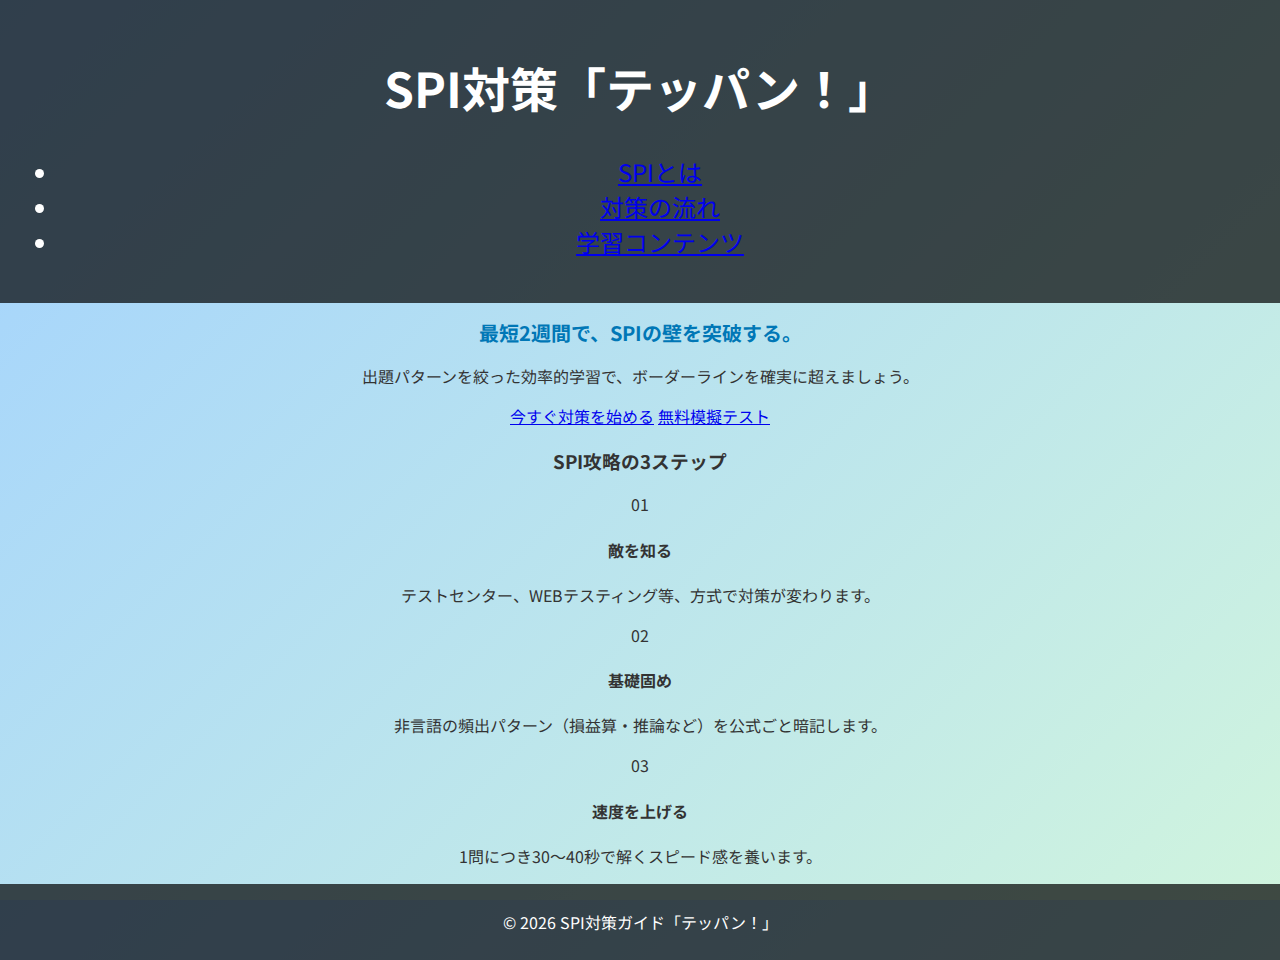
<file: index.html>
<!DOCTYPE html>
<html lang="ja">
<head>
    <meta charset="UTF-8">
    <meta name="viewport" content="width=device-width, initial-scale=1.0">
    <title>SPI対策ガイド「テッパン！」| 最短2週間で突破</title>
    <link rel="stylesheet" href="style.css">
</head>
<body>

    <header>
        <div class="container">
            <h1 class="logo">SPI対策「テッパン！」</h1>
            <nav>
                <ul>
                    <li><a href="about.html">SPIとは</a></li>
                    <li><a href="steps.html">対策の流れ</a></li>
                    <li><a href="#contents">学習コンテンツ</a></li>
                </ul>
            </nav>
        </div>
    </header>

    <section class="hero">
        <div class="container">
            <h2>最短2週間で、SPIの壁を突破する。</h2>
            <p>出題パターンを絞った効率的学習で、ボーダーラインを確実に超えましょう。</p>
            <div class="cta-buttons">
                <a href="#" class="btn btn-primary">今すぐ対策を始める</a>
                <a href="#" class="btn btn-secondary">無料模擬テスト</a>
            </div>
        </div>
    </section>

    <section id="steps" class="steps">
        <div class="container">
            <h3 class="section-title">SPI攻略の3ステップ</h3>
            <div class="step-grid">
                <div class="step-card">
                    <span class="step-num">01</span>
                    <h4>敵を知る</h4>
                    <p>テストセンター、WEBテスティング等、方式で対策が変わります。</p>
                </div>
                <div class="step-card">
                    <span class="step-num">02</span>
                    <h4>基礎固め</h4>
                    <p>非言語の頻出パターン（損益算・推論など）を公式ごと暗記します。</p>
                </div>
                <div class="step-card">
                    <span class="step-num">03</span>
                    <h4>速度を上げる</h4>
                    <p>1問につき30〜40秒で解くスピード感を養います。</p>
                </div>
            </div>
        </div>
    </section>

    <footer>
        <div class="container">
            <p>&copy; 2026 SPI対策ガイド「テッパン！」</p>
        </div>
    </footer>

</body>
</html>
</file>
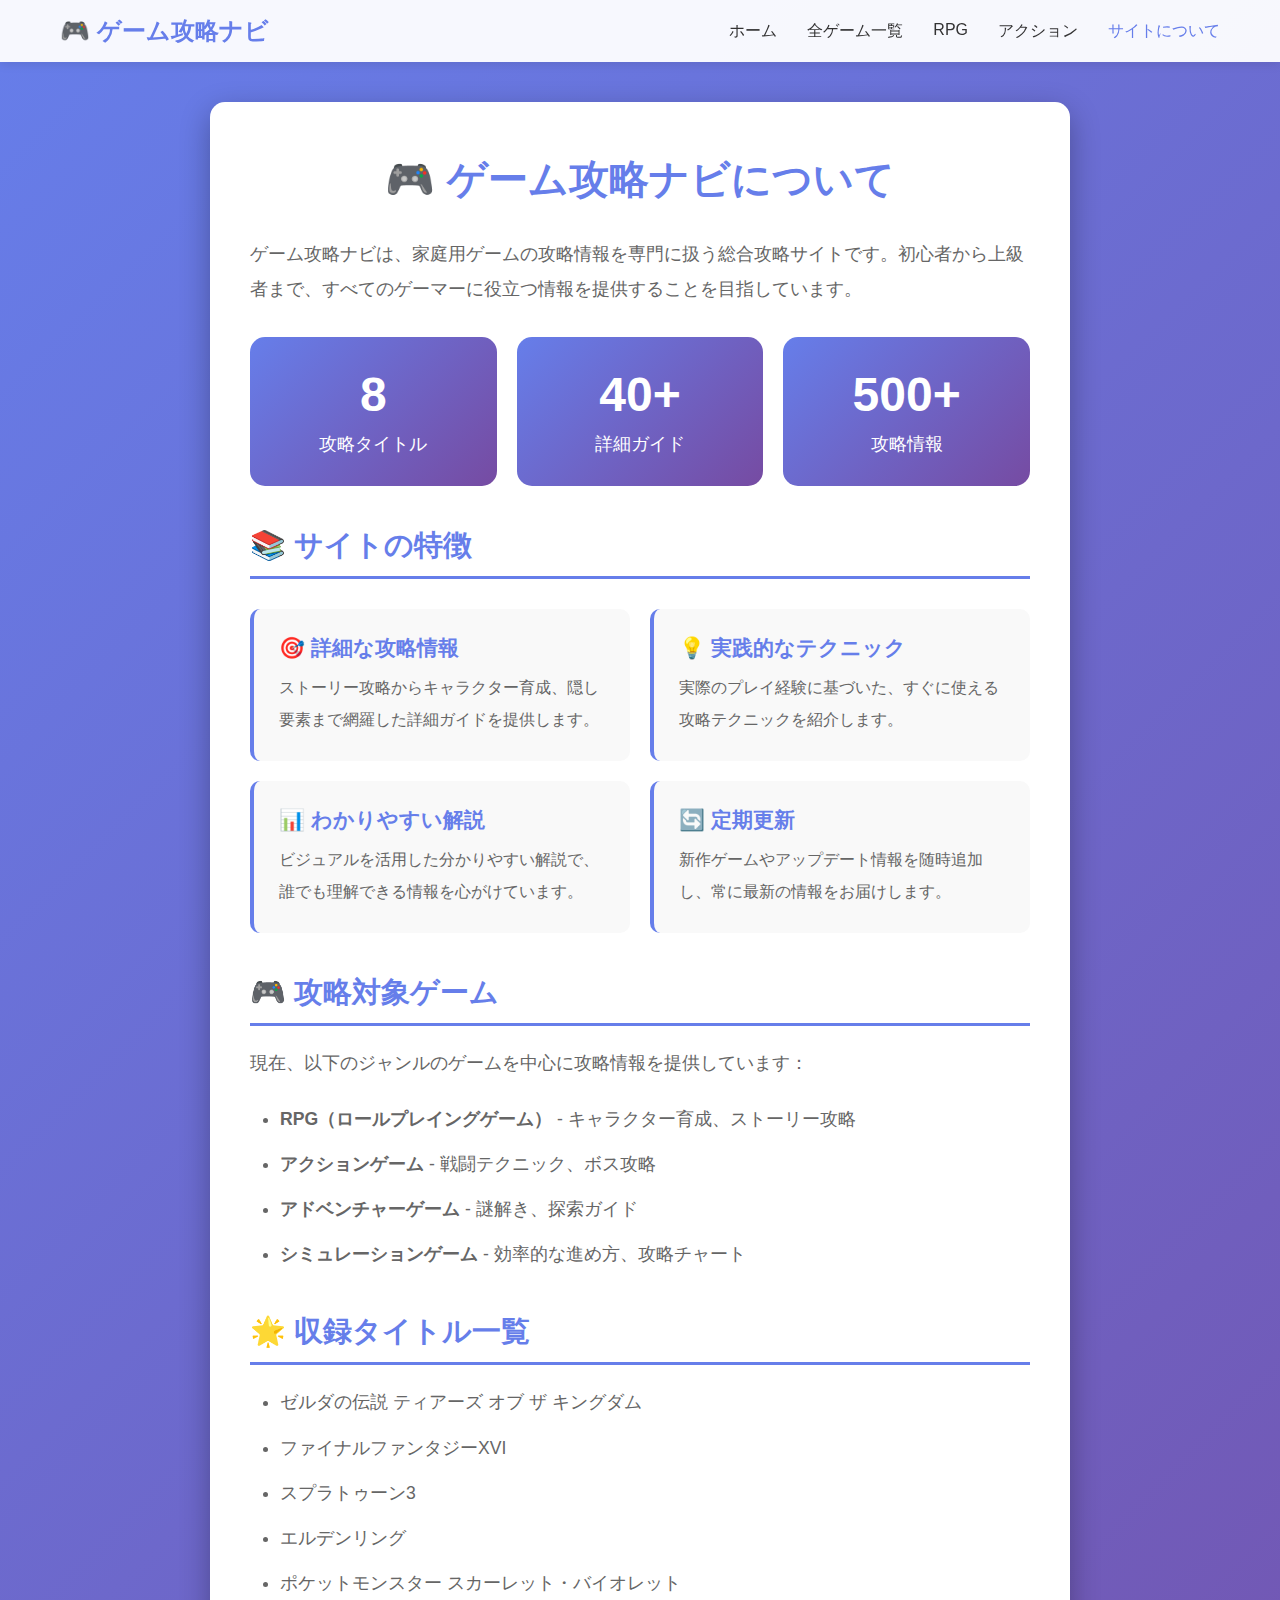
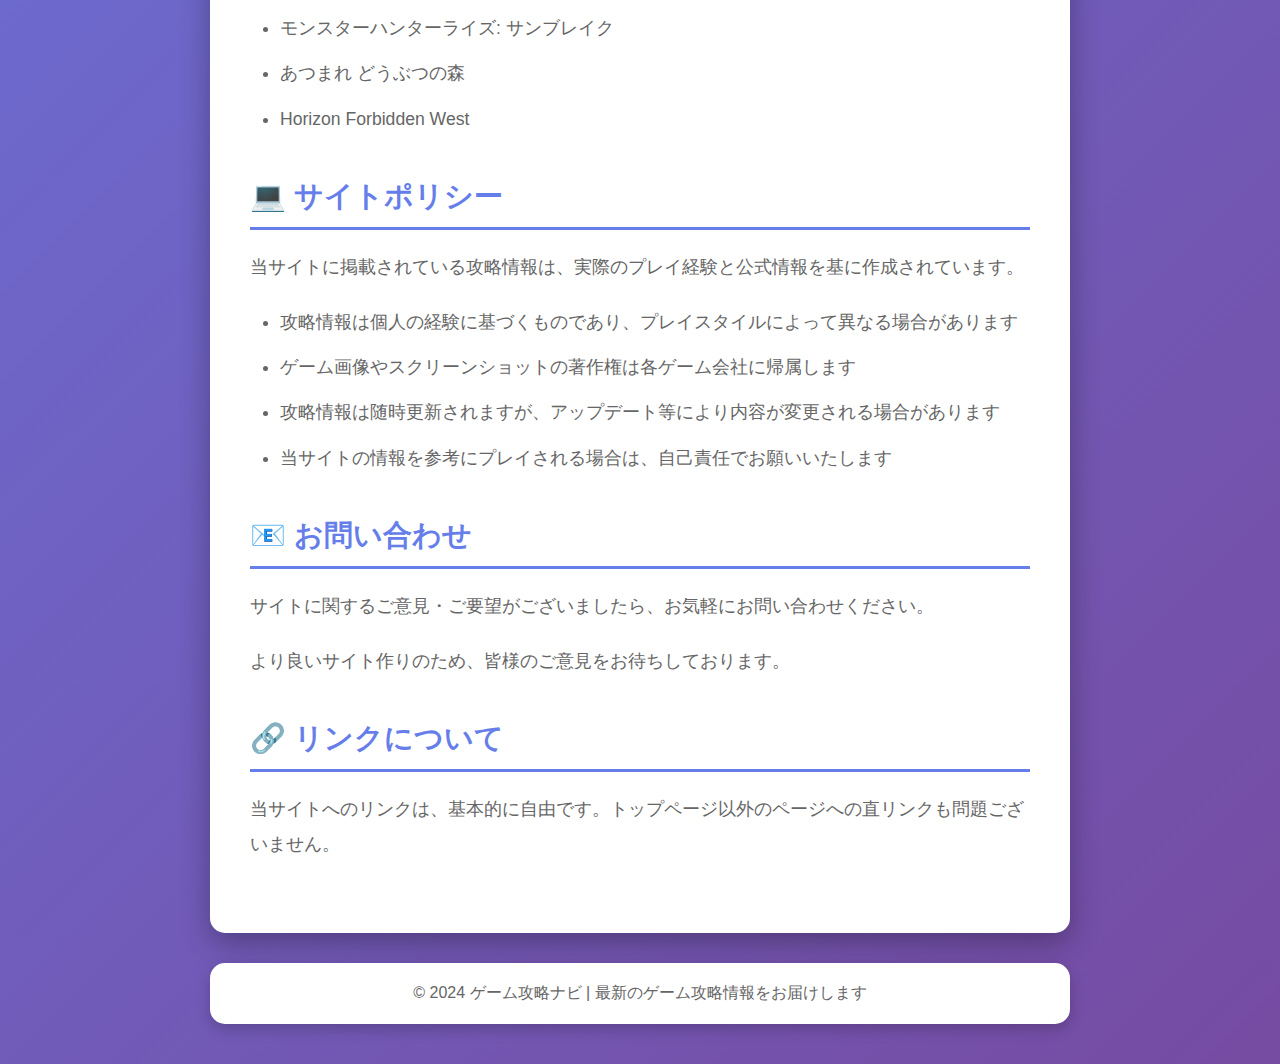
<file: about.html>
<!DOCTYPE html>
<html lang="ja">
<head>
    <meta charset="UTF-8">
    <meta name="viewport" content="width=device-width, initial-scale=1.0">
    <title>サイトについて - ゲーム攻略ナビ</title>
    <style>
        * {
            margin: 0;
            padding: 0;
            box-sizing: border-box;
        }

        body {
            font-family: 'Hiragino Kaku Gothic Pro', 'ヒラギノ角ゴ Pro W3', 'Meiryo', 'メイリオ', sans-serif;
            background: linear-gradient(135deg, #667eea 0%, #764ba2 100%);
            min-height: 100vh;
        }

        nav {
            background: rgba(255, 255, 255, 0.95);
            box-shadow: 0 2px 10px rgba(0,0,0,0.1);
            position: sticky;
            top: 0;
            z-index: 1000;
        }

        .nav-container {
            max-width: 1200px;
            margin: 0 auto;
            display: flex;
            justify-content: space-between;
            align-items: center;
            padding: 15px 20px;
        }

        .logo {
            font-size: 1.5em;
            font-weight: bold;
            color: #667eea;
            text-decoration: none;
        }

        .nav-menu {
            display: flex;
            gap: 30px;
            list-style: none;
        }

        .nav-menu a {
            text-decoration: none;
            color: #333;
            font-weight: 500;
            transition: color 0.3s;
        }

        .nav-menu a:hover,
        .nav-menu a.active {
            color: #667eea;
        }

        .container {
            max-width: 900px;
            margin: 0 auto;
            padding: 40px 20px;
        }

        .content-section {
            background: white;
            padding: 50px 40px;
            border-radius: 15px;
            box-shadow: 0 10px 30px rgba(0,0,0,0.3);
            margin-bottom: 30px;
        }

        .content-section h1 {
            color: #667eea;
            font-size: 2.5em;
            margin-bottom: 30px;
            text-align: center;
        }

        .content-section h2 {
            color: #667eea;
            font-size: 1.8em;
            margin-top: 40px;
            margin-bottom: 20px;
            padding-bottom: 10px;
            border-bottom: 3px solid #667eea;
        }

        .content-section p {
            color: #666;
            line-height: 2;
            margin-bottom: 20px;
            font-size: 1.1em;
        }

        .content-section ul {
            color: #666;
            line-height: 2;
            margin-left: 30px;
            margin-bottom: 20px;
            font-size: 1.1em;
        }

        .content-section li {
            margin-bottom: 10px;
        }

        .stats-grid {
            display: grid;
            grid-template-columns: repeat(auto-fit, minmax(200px, 1fr));
            gap: 20px;
            margin: 30px 0;
        }

        .stat-card {
            background: linear-gradient(135deg, #667eea 0%, #764ba2 100%);
            padding: 30px 20px;
            border-radius: 15px;
            text-align: center;
            color: white;
        }

        .stat-card .number {
            font-size: 3em;
            font-weight: bold;
            margin-bottom: 10px;
        }

        .stat-card .label {
            font-size: 1.1em;
        }

        .feature-list {
            display: grid;
            grid-template-columns: repeat(auto-fit, minmax(250px, 1fr));
            gap: 20px;
            margin: 30px 0;
        }

        .feature-item {
            background: #f9f9f9;
            padding: 25px;
            border-radius: 10px;
            border-left: 4px solid #667eea;
        }

        .feature-item h3 {
            color: #667eea;
            margin-bottom: 10px;
            font-size: 1.3em;
        }

        .feature-item p {
            color: #666;
            font-size: 1em;
            margin-bottom: 0;
        }

        footer {
            background: white;
            padding: 20px;
            border-radius: 15px;
            text-align: center;
            color: #666;
            box-shadow: 0 5px 15px rgba(0,0,0,0.2);
        }

        @media (max-width: 768px) {
            .nav-menu {
                display: none;
            }

            .content-section {
                padding: 30px 20px;
            }

            .content-section h1 {
                font-size: 2em;
            }

            .stats-grid {
                grid-template-columns: 1fr;
            }
        }
    </style>
</head>
<body>
    <nav>
        <div class="nav-container">
            <a href="index.html" class="logo">🎮 ゲーム攻略ナビ</a>
            <ul class="nav-menu">
                <li><a href="index.html">ホーム</a></li>
                <li><a href="all-games.html">全ゲーム一覧</a></li>
                <li><a href="rpg.html">RPG</a></li>
                <li><a href="action.html">アクション</a></li>
                <li><a href="about.html" class="active">サイトについて</a></li>
            </ul>
        </div>
    </nav>

    <div class="container">
        <div class="content-section">
            <h1>🎮 ゲーム攻略ナビについて</h1>

            <p>ゲーム攻略ナビは、家庭用ゲームの攻略情報を専門に扱う総合攻略サイトです。初心者から上級者まで、すべてのゲーマーに役立つ情報を提供することを目指しています。</p>

            <div class="stats-grid">
                <div class="stat-card">
                    <div class="number">8</div>
                    <div class="label">攻略タイトル</div>
                </div>
                <div class="stat-card">
                    <div class="number">40+</div>
                    <div class="label">詳細ガイド</div>
                </div>
                <div class="stat-card">
                    <div class="number">500+</div>
                    <div class="label">攻略情報</div>
                </div>
            </div>

            <h2>📚 サイトの特徴</h2>

            <div class="feature-list">
                <div class="feature-item">
                    <h3>🎯 詳細な攻略情報</h3>
                    <p>ストーリー攻略からキャラクター育成、隠し要素まで網羅した詳細ガイドを提供します。</p>
                </div>
                <div class="feature-item">
                    <h3>💡 実践的なテクニック</h3>
                    <p>実際のプレイ経験に基づいた、すぐに使える攻略テクニックを紹介します。</p>
                </div>
                <div class="feature-item">
                    <h3>📊 わかりやすい解説</h3>
                    <p>ビジュアルを活用した分かりやすい解説で、誰でも理解できる情報を心がけています。</p>
                </div>
                <div class="feature-item">
                    <h3>🔄 定期更新</h3>
                    <p>新作ゲームやアップデート情報を随時追加し、常に最新の情報をお届けします。</p>
                </div>
            </div>

            <h2>🎮 攻略対象ゲーム</h2>
            <p>現在、以下のジャンルのゲームを中心に攻略情報を提供しています：</p>
            <ul>
                <li><strong>RPG（ロールプレイングゲーム）</strong> - キャラクター育成、ストーリー攻略</li>
                <li><strong>アクションゲーム</strong> - 戦闘テクニック、ボス攻略</li>
                <li><strong>アドベンチャーゲーム</strong> - 謎解き、探索ガイド</li>
                <li><strong>シミュレーションゲーム</strong> - 効率的な進め方、攻略チャート</li>
            </ul>

            <h2>🌟 収録タイトル一覧</h2>
            <ul>
                <li>ゼルダの伝説 ティアーズ オブ ザ キングダム</li>
                <li>ファイナルファンタジーXVI</li>
                <li>スプラトゥーン3</li>
                <li>エルデンリング</li>
                <li>ポケットモンスター スカーレット・バイオレット</li>
                <li>モンスターハンターライズ: サンブレイク</li>
                <li>あつまれ どうぶつの森</li>
                <li>Horizon Forbidden West</li>
            </ul>

            <h2>💻 サイトポリシー</h2>
            <p>当サイトに掲載されている攻略情報は、実際のプレイ経験と公式情報を基に作成されています。</p>
            <ul>
                <li>攻略情報は個人の経験に基づくものであり、プレイスタイルによって異なる場合があります</li>
                <li>ゲーム画像やスクリーンショットの著作権は各ゲーム会社に帰属します</li>
                <li>攻略情報は随時更新されますが、アップデート等により内容が変更される場合があります</li>
                <li>当サイトの情報を参考にプレイされる場合は、自己責任でお願いいたします</li>
            </ul>

            <h2>📧 お問い合わせ</h2>
            <p>サイトに関するご意見・ご要望がございましたら、お気軽にお問い合わせください。</p>
            <p>より良いサイト作りのため、皆様のご意見をお待ちしております。</p>

            <h2>🔗 リンクについて</h2>
            <p>当サイトへのリンクは、基本的に自由です。トップページ以外のページへの直リンクも問題ございません。</p>

        </div>

        <footer>
            <p>&copy; 2024 ゲーム攻略ナビ | 最新のゲーム攻略情報をお届けします</p>
        </footer>
    </div>
</body>
</html>
</file>
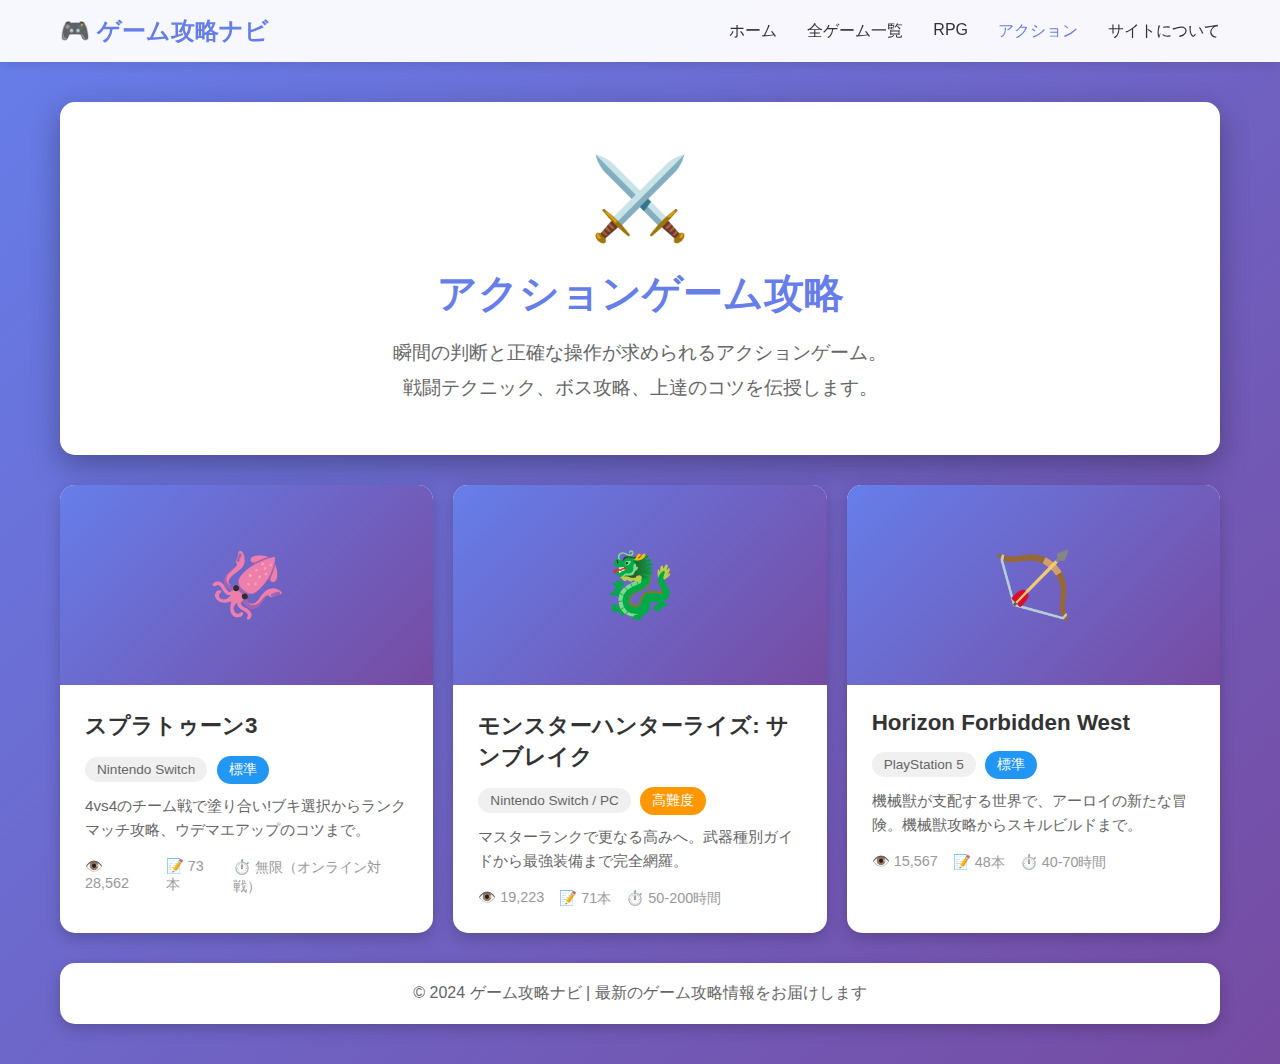
<file: action.html>
<!DOCTYPE html>
<html lang="ja">
<head>
    <meta charset="UTF-8">
    <meta name="viewport" content="width=device-width, initial-scale=1.0">
    <title>アクションゲーム攻略 - ゲーム攻略ナビ</title>
    <style>
        * {
            margin: 0;
            padding: 0;
            box-sizing: border-box;
        }

        body {
            font-family: 'Hiragino Kaku Gothic Pro', 'ヒラギノ角ゴ Pro W3', 'Meiryo', 'メイリオ', sans-serif;
            background: linear-gradient(135deg, #667eea 0%, #764ba2 100%);
            min-height: 100vh;
        }

        nav {
            background: rgba(255, 255, 255, 0.95);
            box-shadow: 0 2px 10px rgba(0,0,0,0.1);
            position: sticky;
            top: 0;
            z-index: 1000;
        }

        .nav-container {
            max-width: 1200px;
            margin: 0 auto;
            display: flex;
            justify-content: space-between;
            align-items: center;
            padding: 15px 20px;
        }

        .logo {
            font-size: 1.5em;
            font-weight: bold;
            color: #667eea;
            text-decoration: none;
        }

        .nav-menu {
            display: flex;
            gap: 30px;
            list-style: none;
        }

        .nav-menu a {
            text-decoration: none;
            color: #333;
            font-weight: 500;
            transition: color 0.3s;
        }

        .nav-menu a:hover,
        .nav-menu a.active {
            color: #667eea;
        }

        .container {
            max-width: 1200px;
            margin: 0 auto;
            padding: 40px 20px;
        }

        .category-header {
            background: white;
            padding: 50px 40px;
            border-radius: 15px;
            box-shadow: 0 10px 30px rgba(0,0,0,0.3);
            margin-bottom: 30px;
            text-align: center;
        }

        .category-header .icon {
            font-size: 5em;
            margin-bottom: 20px;
        }

        .category-header h1 {
            color: #667eea;
            font-size: 2.5em;
            margin-bottom: 15px;
        }

        .category-header p {
            color: #666;
            font-size: 1.2em;
            line-height: 1.8;
        }

        .games-grid {
            display: grid;
            grid-template-columns: repeat(auto-fill, minmax(300px, 1fr));
            gap: 20px;
            margin-bottom: 30px;
        }

        .game-card {
            background: white;
            border-radius: 15px;
            overflow: hidden;
            box-shadow: 0 5px 15px rgba(0,0,0,0.2);
            transition: transform 0.3s, box-shadow 0.3s;
            cursor: pointer;
            text-decoration: none;
            display: block;
        }

        .game-card:hover {
            transform: translateY(-5px);
            box-shadow: 0 10px 25px rgba(0,0,0,0.3);
        }

        .game-image {
            width: 100%;
            height: 200px;
            background: linear-gradient(135deg, #667eea 0%, #764ba2 100%);
            display: flex;
            align-items: center;
            justify-content: center;
            font-size: 4em;
            color: white;
        }

        .game-content {
            padding: 25px;
        }

        .game-title {
            font-size: 1.4em;
            color: #333;
            margin-bottom: 15px;
            font-weight: bold;
        }

        .game-platform {
            display: inline-block;
            padding: 5px 12px;
            background: #f0f0f0;
            border-radius: 15px;
            font-size: 0.85em;
            color: #666;
            margin-bottom: 10px;
            margin-right: 5px;
        }

        .difficulty-badge {
            display: inline-block;
            padding: 5px 12px;
            border-radius: 15px;
            font-size: 0.85em;
            margin-bottom: 10px;
        }

        .difficulty-easy { background: #4caf50; color: white; }
        .difficulty-normal { background: #2196f3; color: white; }
        .difficulty-hard { background: #ff9800; color: white; }
        .difficulty-very-hard { background: #f44336; color: white; }

        .game-desc {
            color: #666;
            font-size: 0.95em;
            line-height: 1.6;
            margin-bottom: 15px;
        }

        .game-stats {
            display: flex;
            gap: 15px;
            font-size: 0.9em;
            color: #999;
        }

        footer {
            background: white;
            padding: 20px;
            border-radius: 15px;
            text-align: center;
            color: #666;
            box-shadow: 0 5px 15px rgba(0,0,0,0.2);
        }

        @media (max-width: 768px) {
            .nav-menu {
                display: none;
            }

            .games-grid {
                grid-template-columns: 1fr;
            }
        }
    </style>
</head>
<body>
    <nav>
        <div class="nav-container">
            <a href="index.html" class="logo">🎮 ゲーム攻略ナビ</a>
            <ul class="nav-menu">
                <li><a href="index.html">ホーム</a></li>
                <li><a href="all-games.html">全ゲーム一覧</a></li>
                <li><a href="rpg.html">RPG</a></li>
                <li><a href="action.html" class="active">アクション</a></li>
                <li><a href="about.html">サイトについて</a></li>
            </ul>
        </div>
    </nav>

    <div class="container">
        <div class="category-header">
            <div class="icon">⚔️</div>
            <h1>アクションゲーム攻略</h1>
            <p>瞬間の判断と正確な操作が求められるアクションゲーム。<br>戦闘テクニック、ボス攻略、上達のコツを伝授します。</p>
        </div>

        <div class="games-grid" id="gamesGrid"></div>

        <footer>
            <p>&copy; 2024 ゲーム攻略ナビ | 最新のゲーム攻略情報をお届けします</p>
        </footer>
    </div>

    <script>
        const actionGames = [
            {
                id: 'splatoon',
                title: 'スプラトゥーン3',
                platform: 'Nintendo Switch',
                difficulty: 'normal',
                icon: '🦑',
                description: '4vs4のチーム戦で塗り合い!ブキ選択からランクマッチ攻略、ウデマエアップのコツまで。',
                views: '28,562',
                guides: '73',
                playtime: '無限（オンライン対戦）'
            },
            {
                id: 'mh',
                title: 'モンスターハンターライズ: サンブレイク',
                platform: 'Nintendo Switch / PC',
                difficulty: 'hard',
                icon: '🐉',
                description: 'マスターランクで更なる高みへ。武器種別ガイドから最強装備まで完全網羅。',
                views: '19,223',
                guides: '71',
                playtime: '50-200時間'
            },
            {
                id: 'horizon',
                title: 'Horizon Forbidden West',
                platform: 'PlayStation 5',
                difficulty: 'normal',
                icon: '🏹',
                description: '機械獣が支配する世界で、アーロイの新たな冒険。機械獣攻略からスキルビルドまで。',
                views: '15,567',
                guides: '48',
                playtime: '40-70時間'
            }
        ];

        const difficultyClass = {
            'easy': 'difficulty-easy',
            'normal': 'difficulty-normal',
            'hard': 'difficulty-hard',
            'very-hard': 'difficulty-very-hard'
        };

        const difficultyText = {
            'easy': '初心者向け',
            'normal': '標準',
            'hard': '高難度',
            'very-hard': '最高難度'
        };

        function displayGames() {
            const grid = document.getElementById('gamesGrid');
            grid.innerHTML = actionGames.map(game => `
                <a href="game-detail.html?game=${game.id}" class="game-card">
                    <div class="game-image">${game.icon}</div>
                    <div class="game-content">
                        <h2 class="game-title">${game.title}</h2>
                        <span class="game-platform">${game.platform}</span>
                        <span class="difficulty-badge ${difficultyClass[game.difficulty]}">${difficultyText[game.difficulty]}</span>
                        <p class="game-desc">${game.description}</p>
                        <div class="game-stats">
                            <span>👁️ ${game.views}</span>
                            <span>📝 ${game.guides}本</span>
                            <span>⏱️ ${game.playtime}</span>
                        </div>
                    </div>
                </a>
            `).join('');
        }

        displayGames();
    </script>
</body>
</html>
</file>
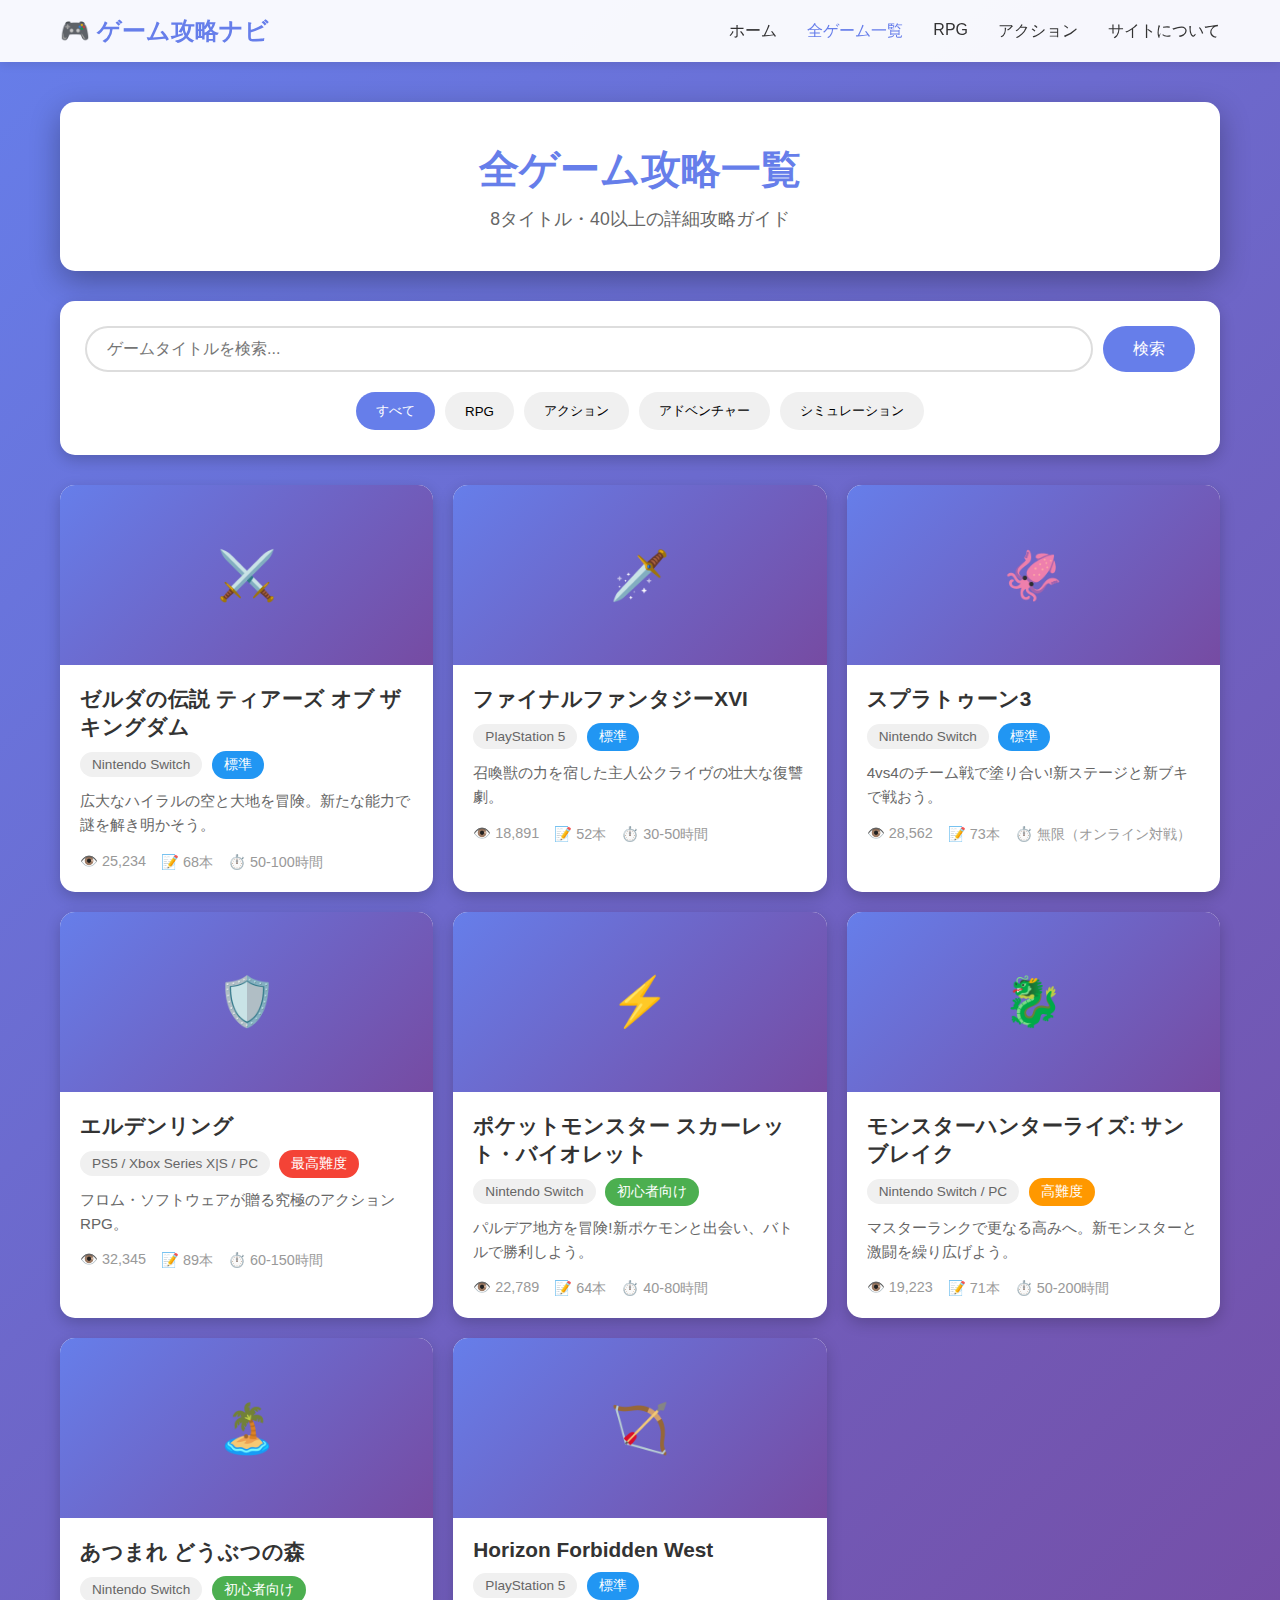
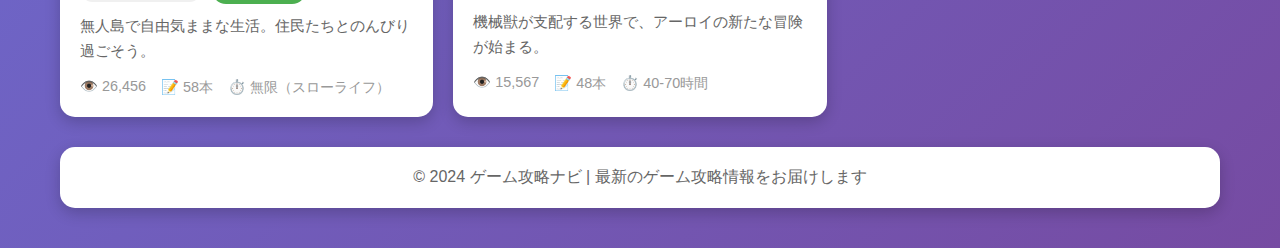
<file: all-games.html>
<!DOCTYPE html>
<html lang="ja">
<head>
    <meta charset="UTF-8">
    <meta name="viewport" content="width=device-width, initial-scale=1.0">
    <title>全ゲーム一覧 - ゲーム攻略ナビ</title>
    <style>
        * {
            margin: 0;
            padding: 0;
            box-sizing: border-box;
        }

        body {
            font-family: 'Hiragino Kaku Gothic Pro', 'ヒラギノ角ゴ Pro W3', 'Meiryo', 'メイリオ', sans-serif;
            background: linear-gradient(135deg, #667eea 0%, #764ba2 100%);
            min-height: 100vh;
        }

        nav {
            background: rgba(255, 255, 255, 0.95);
            box-shadow: 0 2px 10px rgba(0,0,0,0.1);
            position: sticky;
            top: 0;
            z-index: 1000;
        }

        .nav-container {
            max-width: 1200px;
            margin: 0 auto;
            display: flex;
            justify-content: space-between;
            align-items: center;
            padding: 15px 20px;
        }

        .logo {
            font-size: 1.5em;
            font-weight: bold;
            color: #667eea;
            text-decoration: none;
        }

        .nav-menu {
            display: flex;
            gap: 30px;
            list-style: none;
        }

        .nav-menu a {
            text-decoration: none;
            color: #333;
            font-weight: 500;
            transition: color 0.3s;
        }

        .nav-menu a:hover,
        .nav-menu a.active {
            color: #667eea;
        }

        .container {
            max-width: 1200px;
            margin: 0 auto;
            padding: 40px 20px;
        }

        .page-header {
            background: white;
            padding: 40px;
            border-radius: 15px;
            box-shadow: 0 10px 30px rgba(0,0,0,0.3);
            margin-bottom: 30px;
            text-align: center;
        }

        .page-header h1 {
            color: #667eea;
            font-size: 2.5em;
            margin-bottom: 10px;
        }

        .page-header p {
            color: #666;
            font-size: 1.1em;
        }

        .search-filter {
            background: white;
            padding: 25px;
            border-radius: 15px;
            box-shadow: 0 5px 15px rgba(0,0,0,0.2);
            margin-bottom: 30px;
        }

        .search-bar {
            display: flex;
            gap: 10px;
            margin-bottom: 20px;
        }

        .search-bar input {
            flex: 1;
            padding: 12px 20px;
            border: 2px solid #ddd;
            border-radius: 25px;
            font-size: 1em;
            outline: none;
        }

        .search-bar input:focus {
            border-color: #667eea;
        }

        .search-bar button {
            padding: 12px 30px;
            background: #667eea;
            color: white;
            border: none;
            border-radius: 25px;
            cursor: pointer;
            font-size: 1em;
        }

        .filter-tabs {
            display: flex;
            gap: 10px;
            flex-wrap: wrap;
            justify-content: center;
        }

        .filter-tab {
            padding: 10px 20px;
            background: #f0f0f0;
            border: none;
            border-radius: 20px;
            cursor: pointer;
            transition: all 0.3s;
        }

        .filter-tab:hover,
        .filter-tab.active {
            background: #667eea;
            color: white;
        }

        .games-grid {
            display: grid;
            grid-template-columns: repeat(auto-fill, minmax(300px, 1fr));
            gap: 20px;
            margin-bottom: 30px;
        }

        .game-card {
            background: white;
            border-radius: 15px;
            overflow: hidden;
            box-shadow: 0 5px 15px rgba(0,0,0,0.2);
            transition: transform 0.3s, box-shadow 0.3s;
            cursor: pointer;
            text-decoration: none;
            display: block;
        }

        .game-card:hover {
            transform: translateY(-5px);
            box-shadow: 0 10px 25px rgba(0,0,0,0.3);
        }

        .game-image {
            width: 100%;
            height: 180px;
            background: linear-gradient(135deg, #667eea 0%, #764ba2 100%);
            display: flex;
            align-items: center;
            justify-content: center;
            font-size: 3em;
            color: white;
        }

        .game-content {
            padding: 20px;
        }

        .game-title {
            font-size: 1.3em;
            color: #333;
            margin-bottom: 10px;
            font-weight: bold;
        }

        .game-platform {
            display: inline-block;
            padding: 5px 12px;
            background: #f0f0f0;
            border-radius: 15px;
            font-size: 0.85em;
            color: #666;
            margin-bottom: 10px;
            margin-right: 5px;
        }

        .difficulty-badge {
            display: inline-block;
            padding: 5px 12px;
            border-radius: 15px;
            font-size: 0.85em;
            margin-bottom: 10px;
        }

        .difficulty-easy { background: #4caf50; color: white; }
        .difficulty-normal { background: #2196f3; color: white; }
        .difficulty-hard { background: #ff9800; color: white; }
        .difficulty-very-hard { background: #f44336; color: white; }

        .game-desc {
            color: #666;
            font-size: 0.95em;
            line-height: 1.6;
            margin-bottom: 15px;
        }

        .game-stats {
            display: flex;
            gap: 15px;
            font-size: 0.9em;
            color: #999;
        }

        footer {
            background: white;
            padding: 20px;
            border-radius: 15px;
            text-align: center;
            color: #666;
            box-shadow: 0 5px 15px rgba(0,0,0,0.2);
        }

        @media (max-width: 768px) {
            .nav-menu {
                display: none;
            }

            .games-grid {
                grid-template-columns: 1fr;
            }
        }
    </style>
</head>
<body>
    <nav>
        <div class="nav-container">
            <a href="index.html" class="logo">🎮 ゲーム攻略ナビ</a>
            <ul class="nav-menu">
                <li><a href="index.html">ホーム</a></li>
                <li><a href="all-games.html" class="active">全ゲーム一覧</a></li>
                <li><a href="rpg.html">RPG</a></li>
                <li><a href="action.html">アクション</a></li>
                <li><a href="about.html">サイトについて</a></li>
            </ul>
        </div>
    </nav>

    <div class="container">
        <div class="page-header">
            <h1>全ゲーム攻略一覧</h1>
            <p>8タイトル・40以上の詳細攻略ガイド</p>
        </div>

        <div class="search-filter">
            <div class="search-bar">
                <input type="text" id="searchInput" placeholder="ゲームタイトルを検索...">
                <button onclick="searchGames()">検索</button>
            </div>
            <div class="filter-tabs">
                <button class="filter-tab active" onclick="filterGames('all')">すべて</button>
                <button class="filter-tab" onclick="filterGames('rpg')">RPG</button>
                <button class="filter-tab" onclick="filterGames('action')">アクション</button>
                <button class="filter-tab" onclick="filterGames('adventure')">アドベンチャー</button>
                <button class="filter-tab" onclick="filterGames('simulation')">シミュレーション</button>
            </div>
        </div>

        <div class="games-grid" id="gamesGrid"></div>

        <footer>
            <p>&copy; 2024 ゲーム攻略ナビ | 最新のゲーム攻略情報をお届けします</p>
        </footer>
    </div>

    <script>
        const gamesData = [
            {
                id: 'zelda',
                title: 'ゼルダの伝説 ティアーズ オブ ザ キングダム',
                platform: 'Nintendo Switch',
                category: 'adventure',
                difficulty: 'normal',
                icon: '⚔️',
                description: '広大なハイラルの空と大地を冒険。新たな能力で謎を解き明かそう。',
                views: '25,234',
                guides: '68',
                playtime: '50-100時間'
            },
            {
                id: 'ff16',
                title: 'ファイナルファンタジーXVI',
                platform: 'PlayStation 5',
                category: 'rpg',
                difficulty: 'normal',
                icon: '🗡️',
                description: '召喚獣の力を宿した主人公クライヴの壮大な復讐劇。',
                views: '18,891',
                guides: '52',
                playtime: '30-50時間'
            },
            {
                id: 'splatoon',
                title: 'スプラトゥーン3',
                platform: 'Nintendo Switch',
                category: 'action',
                difficulty: 'normal',
                icon: '🦑',
                description: '4vs4のチーム戦で塗り合い!新ステージと新ブキで戦おう。',
                views: '28,562',
                guides: '73',
                playtime: '無限（オンライン対戦）'
            },
            {
                id: 'elden',
                title: 'エルデンリング',
                platform: 'PS5 / Xbox Series X|S / PC',
                category: 'rpg',
                difficulty: 'very-hard',
                icon: '🛡️',
                description: 'フロム・ソフトウェアが贈る究極のアクションRPG。',
                views: '32,345',
                guides: '89',
                playtime: '60-150時間'
            },
            {
                id: 'pokemon',
                title: 'ポケットモンスター スカーレット・バイオレット',
                platform: 'Nintendo Switch',
                category: 'rpg',
                difficulty: 'easy',
                icon: '⚡',
                description: 'パルデア地方を冒険!新ポケモンと出会い、バトルで勝利しよう。',
                views: '22,789',
                guides: '64',
                playtime: '40-80時間'
            },
            {
                id: 'mh',
                title: 'モンスターハンターライズ: サンブレイク',
                platform: 'Nintendo Switch / PC',
                category: 'action',
                difficulty: 'hard',
                icon: '🐉',
                description: 'マスターランクで更なる高みへ。新モンスターと激闘を繰り広げよう。',
                views: '19,223',
                guides: '71',
                playtime: '50-200時間'
            },
            {
                id: 'animalcrossing',
                title: 'あつまれ どうぶつの森',
                platform: 'Nintendo Switch',
                category: 'simulation',
                difficulty: 'easy',
                icon: '🏝️',
                description: '無人島で自由気ままな生活。住民たちとのんびり過ごそう。',
                views: '26,456',
                guides: '58',
                playtime: '無限（スローライフ）'
            },
            {
                id: 'horizon',
                title: 'Horizon Forbidden West',
                platform: 'PlayStation 5',
                category: 'action',
                difficulty: 'normal',
                icon: '🏹',
                description: '機械獣が支配する世界で、アーロイの新たな冒険が始まる。',
                views: '15,567',
                guides: '48',
                playtime: '40-70時間'
            }
        ];

        const difficultyClass = {
            'easy': 'difficulty-easy',
            'normal': 'difficulty-normal',
            'hard': 'difficulty-hard',
            'very-hard': 'difficulty-very-hard'
        };

        const difficultyText = {
            'easy': '初心者向け',
            'normal': '標準',
            'hard': '高難度',
            'very-hard': '最高難度'
        };

        let currentFilter = 'all';

        function displayGames(filter = 'all', searchTerm = '') {
            const grid = document.getElementById('gamesGrid');
            let filteredGames = gamesData;

            if (filter !== 'all') {
                filteredGames = gamesData.filter(game => game.category === filter);
            }

            if (searchTerm) {
                filteredGames = filteredGames.filter(game => 
                    game.title.toLowerCase().includes(searchTerm.toLowerCase())
                );
            }

            grid.innerHTML = filteredGames.map(game => `
                <a href="game-detail.html?game=${game.id}" class="game-card">
                    <div class="game-image">${game.icon}</div>
                    <div class="game-content">
                        <h2 class="game-title">${game.title}</h2>
                        <span class="game-platform">${game.platform}</span>
                        <span class="difficulty-badge ${difficultyClass[game.difficulty]}">${difficultyText[game.difficulty]}</span>
                        <p class="game-desc">${game.description}</p>
                        <div class="game-stats">
                            <span>👁️ ${game.views}</span>
                            <span>📝 ${game.guides}本</span>
                            <span>⏱️ ${game.playtime}</span>
                        </div>
                    </div>
                </a>
            `).join('');
        }

        function filterGames(category) {
            currentFilter = category;
            document.querySelectorAll('.filter-tab').forEach(tab => {
                tab.classList.remove('active');
            });
            event.target.classList.add('active');
            displayGames(category);
        }

        function searchGames() {
            const searchTerm = document.getElementById('searchInput').value;
            displayGames(currentFilter, searchTerm);
        }

        document.getElementById('searchInput').addEventListener('keypress', function(e) {
            if (e.key === 'Enter') {
                searchGames();
            }
        });

        displayGames();
    </script>
</body>
</html>
</file>
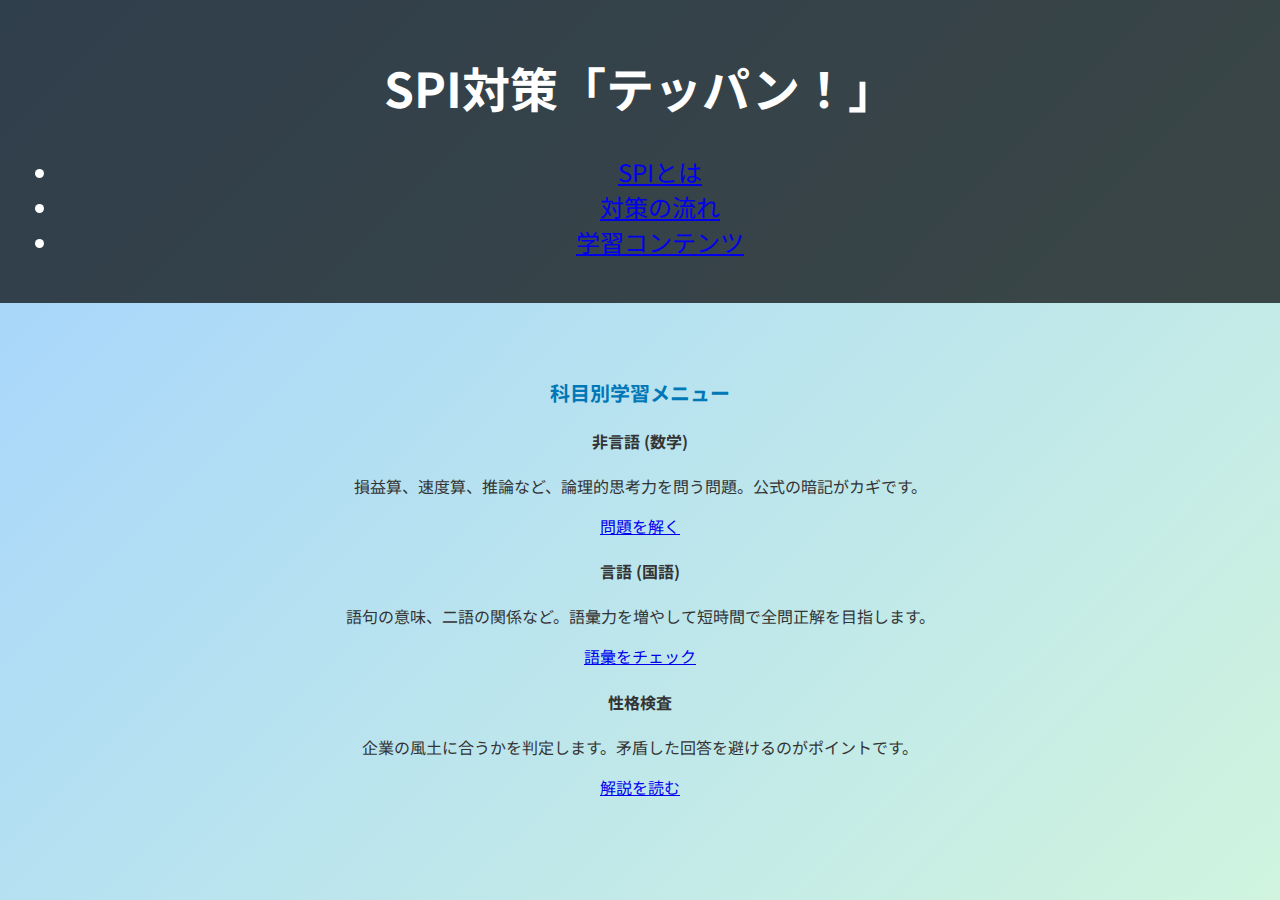
<file: contents.html>
<!DOCTYPE html>
<html lang="ja">
<head>
    <meta charset="UTF-8">
    <meta name="viewport" content="width=device-width, initial-scale=1.0">
    <title>学習コンテンツ - SPI対策「テッパン！」</title>
    <link rel="stylesheet" href="style.css">
</head>
<body>
    <header>
        <div class="container">
            <h1 class="logo"><a href="index.html" style="text-decoration:none; color:inherit;">SPI対策「テッパン！」</a></h1>
            <nav>
                <ul>
                    <li><a href="about.html">SPIとは</a></li>
                    <li><a href="steps.html">対策の流れ</a></li>
                    <li><a href="contents.html">学習コンテンツ</a></li>
                </ul>
            </nav>
        </div>
    </header>

    <section class="container" style="padding: 60px 0;">
        <h2 class="section-title">科目別学習メニュー</h2>
        <div class="step-grid">
            <div class="step-card">
                <h4>非言語 (数学)</h4>
                <p>損益算、速度算、推論など、論理的思考力を問う問題。公式の暗記がカギです。</p>
                <a href="#" class="btn btn-primary" style="margin-top:20px;">問題を解く</a>
            </div>
            <div class="step-card">
                <h4>言語 (国語)</h4>
                <p>語句の意味、二語の関係など。語彙力を増やして短時間で全問正解を目指します。</p>
                <a href="#" class="btn btn-primary" style="margin-top:20px;">語彙をチェック</a>
            </div>
            <div class="step-card">
                <h4>性格検査</h4>
                <p>企業の風土に合うかを判定します。矛盾した回答を避けるのがポイントです。</p>
                <a href="#" class="btn btn-primary" style="margin-top:20px;">解説を読む</a>
            </div>
        </div>
    </section>
</body>
</html>
</file>
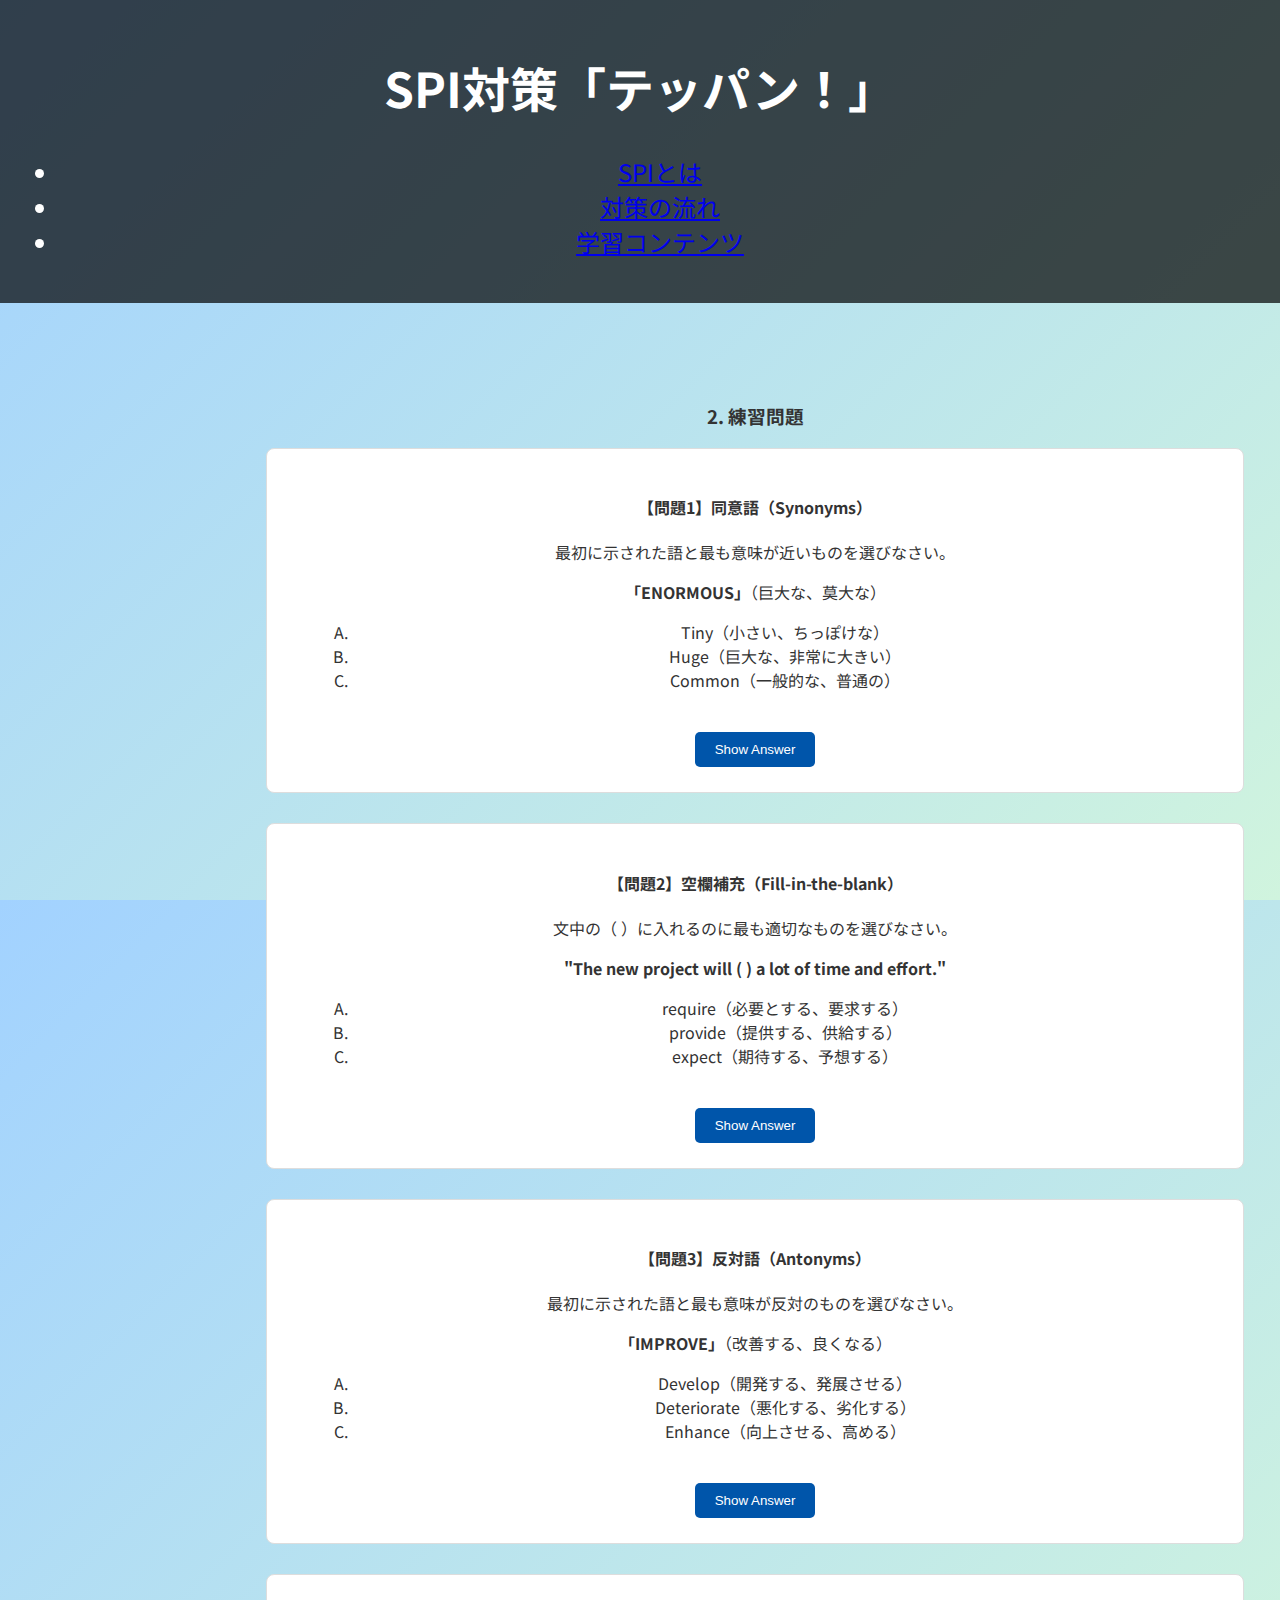
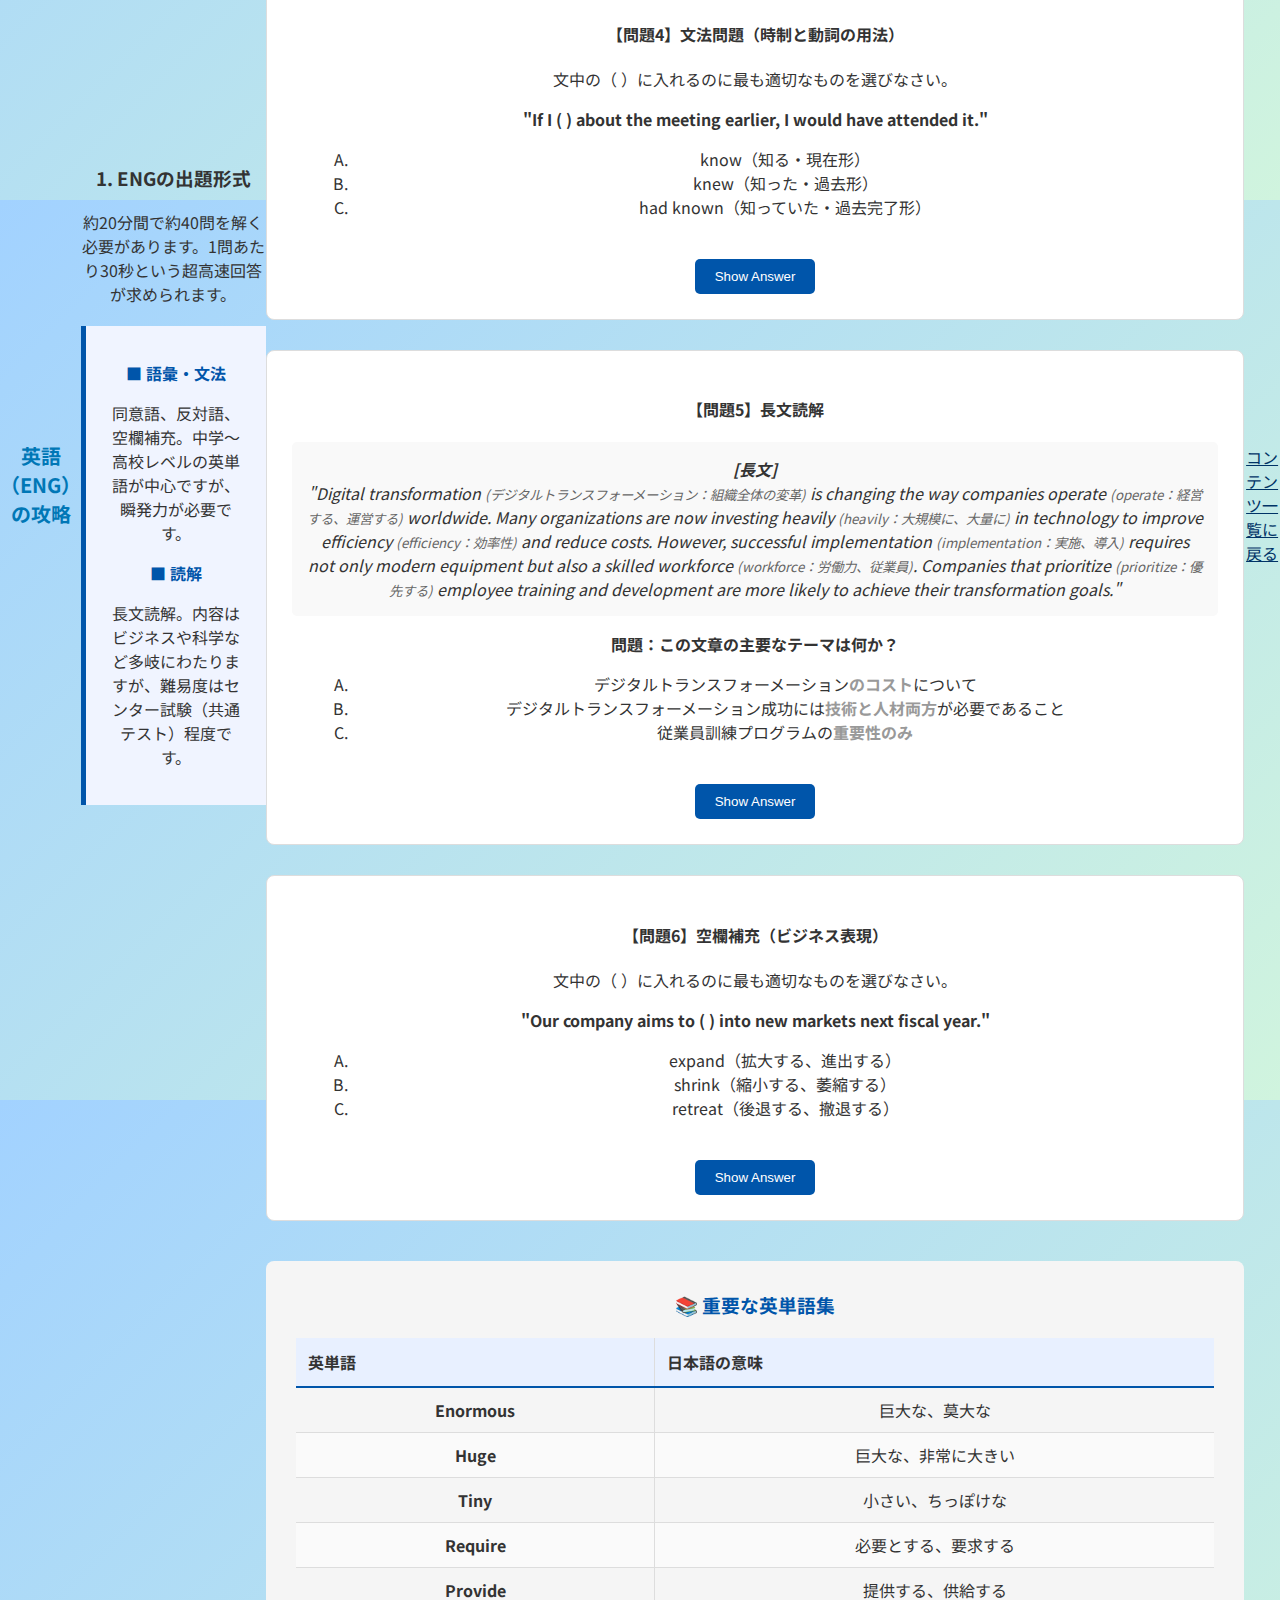
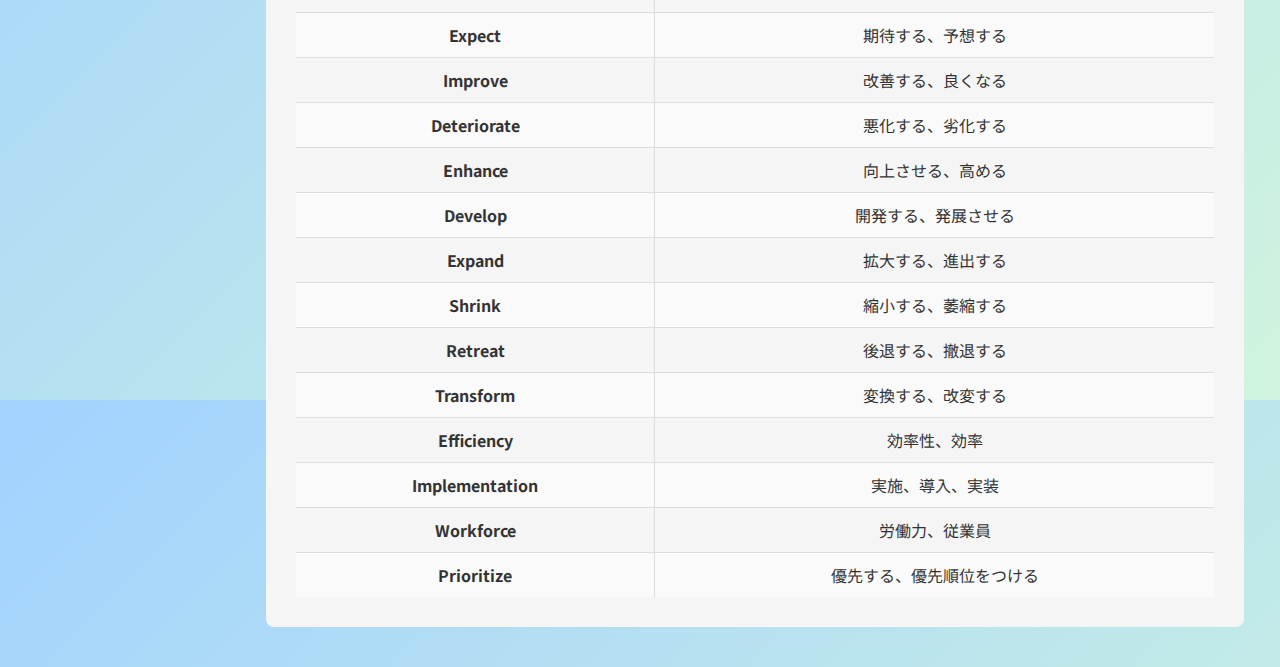
<file: english.html>
<!DOCTYPE html>
<html lang="ja">
<head>
    <meta charset="UTF-8">
    <meta name="viewport" content="width=device-width, initial-scale=1.0">
    <title>英語(ENG)の攻略 - SPI対策「テッパン！」</title>
    <link rel="stylesheet" href="style.css">
    <style>
        .strategy-box {
            background: #f0f4ff;
            border-left: 5px solid #0055aa;
            padding: 20px;
            margin: 20px 0;
        }
        .eng-category {
            font-weight: bold;
            color: #0055aa;
            margin-top: 15px;
            display: block;
        }
        .practice-card {
            background: #fff;
            border: 1px solid #ddd;
            border-radius: 8px;
            padding: 25px;
            margin-bottom: 30px;
        }
        .answer-box {
            display: none;
            background: #fdfdfd;
            padding: 15px;
            margin-top: 15px;
            border-radius: 5px;
            border: 1px dashed #0055aa;
        }
        .btn-check {
            background: #0055aa;
            color: #fff;
            border: none;
            padding: 10px 20px;
            cursor: pointer;
            border-radius: 5px;
        }
    </style>
</head>
<body>

    <header>
        <div class="container">
            <h1 class="logo"><a href="index.html" style="text-decoration:none; color:inherit;">SPI対策「テッパン！」</a></h1>
            <nav>
                <ul>
                    <li><a href="about.html">SPIとは</a></li>
                    <li><a href="steps.html">対策の流れ</a></li>
                    <li><a href="contents.html">学習コンテンツ</a></li>
                </ul>
            </nav>
        </div>
    </header>

    <main class="container" style="padding: 40px 0;">
        <h2 class="section-title">英語（ENG）の攻略</h2>

        <section>
            <h3>1. ENGの出題形式</h3>
            <p>約20分間で約40問を解く必要があります。1問あたり30秒という超高速回答が求められます。</p>
            
            <div class="strategy-box">
                <span class="eng-category">■ 語彙・文法</span>
                <p>同意語、反対語、空欄補充。中学〜高校レベルの英単語が中心ですが、瞬発力が必要です。</p>
                <span class="eng-category">■ 読解</span>
                <p>長文読解。内容はビジネスや科学など多岐にわたりますが、難易度はセンター試験（共通テスト）程度です。</p>
            </div>
            
            
        </section>

        <section style="margin-top: 40px;">
            <h3>2. 練習問題</h3>
            
            <div class="practice-card">
                <h4>【問題1】同意語（Synonyms）</h4>
                <p>最初に示された語と最も意味が近いものを選びなさい。</p>
                <p><strong>「ENORMOUS」</strong>（巨大な、莫大な）</p>
                <ol type="A" style="margin-left: 20px;">
                    <li>Tiny（小さい、ちっぽけな）</li>
                    <li>Huge（巨大な、非常に大きい）</li>
                    <li>Common（一般的な、普通の）</li>
                </ol>
                <br>
                <button class="btn-check" onclick="toggleAnswer('ans1')">Show Answer</button>
                <div id="ans1" class="answer-box">
                    <strong>正解：B（Huge）</strong><br>
                    解説：「Enormous」は「巨大な、莫大な」という意味です。同意語は「Huge（巨大な）」や「Vast（広大な）」になります。AのTinyは反対語です。
                </div>
            </div>

            <div class="practice-card">
                <h4>【問題2】空欄補充（Fill-in-the-blank）</h4>
                <p>文中の（ ）に入れるのに最も適切なものを選びなさい。</p>
                <p><strong>"The new project will (  ) a lot of time and effort."</strong></p>
                <ol type="A" style="margin-left: 20px;">
                    <li>require（必要とする、要求する）</li>
                    <li>provide（提供する、供給する）</li>
                    <li>expect（期待する、予想する）</li>
                </ol>
                <br>
                <button class="btn-check" onclick="toggleAnswer('ans2')">Show Answer</button>
                <div id="ans2" class="answer-box">
                    <strong>正解：A（require）</strong><br>
                    解説：「その新しいプロジェクトは多くの時間と労力を（必要とする）だろう」という意味になるよう、require（必要とする）を選びます。
                </div>
            </div>

            <div class="practice-card">
                <h4>【問題3】反対語（Antonyms）</h4>
                <p>最初に示された語と最も意味が反対のものを選びなさい。</p>
                <p><strong>「IMPROVE」</strong>（改善する、良くなる）</p>
                <ol type="A" style="margin-left: 20px;">
                    <li>Develop（開発する、発展させる）</li>
                    <li>Deteriorate（悪化する、劣化する）</li>
                    <li>Enhance（向上させる、高める）</li>
                </ol>
                <br>
                <button class="btn-check" onclick="toggleAnswer('ans3')">Show Answer</button>
                <div id="ans3" class="answer-box">
                    <strong>正解：B（Deteriorate）</strong><br>
                    解説：「Improve」は「改善する」という意味です。反対語は「Deteriorate」（悪化する、劣化する）になります。A、CはDevelopやEnhanceで同意語です。
                </div>
            </div>

            <div class="practice-card">
                <h4>【問題4】文法問題（時制と動詞の用法）</h4>
                <p>文中の（ ）に入れるのに最も適切なものを選びなさい。</p>
                <p><strong>"If I (  ) about the meeting earlier, I would have attended it."</strong></p>
                <ol type="A" style="margin-left: 20px;">
                    <li>know（知る・現在形）</li>
                    <li>knew（知った・過去形）</li>
                    <li>had known（知っていた・過去完了形）</li>
                </ol>
                <br>
                <button class="btn-check" onclick="toggleAnswer('ans4')">Show Answer</button>
                <div id="ans4" class="answer-box">
                    <strong>正解：C（had known）</strong><br>
                    解説：「もし早くに会議について知っていたなら、出席したのに」という過去の仮定法です。過去の仮定法では「had + 過去分詞」の形を使います。
                </div>
            </div>

            <div class="practice-card">
                <h4>【問題5】長文読解</h4>
                <p style="font-style: italic; background: #f9f9f9; padding: 15px; border-radius: 5px;">
                    <strong>[長文]</strong><br>
                    "Digital transformation <small style="color:#666;">(デジタルトランスフォーメーション：組織全体の変革)</small> is changing the way companies operate <small style="color:#666;">(operate：経営する、運営する)</small> worldwide. Many organizations are now investing heavily <small style="color:#666;">(heavily：大規模に、大量に)</small> in technology to improve efficiency <small style="color:#666;">(efficiency：効率性)</small> and reduce costs. However, successful implementation <small style="color:#666;">(implementation：実施、導入)</small> requires not only modern equipment but also a skilled workforce <small style="color:#666;">(workforce：労働力、従業員)</small>. Companies that prioritize <small style="color:#666;">(prioritize：優先する)</small> employee training and development are more likely to achieve their transformation goals."
                </p>
                <p><strong>問題：この文章の主要なテーマは何か？</strong></p>
                <ol type="A" style="margin-left: 20px;">
                    <li>デジタルトランスフォーメーション<strong style="color:#999;">のコスト</strong>について</li>
                    <li>デジタルトランスフォーメーション成功には<strong style="color:#999;">技術と人材両方</strong>が必要であること</li>
                    <li>従業員訓練プログラムの<strong style="color:#999;">重要性のみ</strong></li>
                </ol>
                <br>
                <button class="btn-check" onclick="toggleAnswer('ans5')">Show Answer</button>
                <div id="ans5" class="answer-box">
                    <strong>正解：B</strong><br>
                    解説：文章全体を読むと、デジタルトランスフォーメーション成功には「modern equipment（最新技術）」と「skilled workforce（熟練した労働力）」の両方が必要だと述べられています。技術だけでなく、人材育成も同じく重要であるというメッセージです。
                </div>
            </div>

            <div class="practice-card">
                <h4>【問題6】空欄補充（ビジネス表現）</h4>
                <p>文中の（ ）に入れるのに最も適切なものを選びなさい。</p>
                <p><strong>"Our company aims to (  ) into new markets next fiscal year."</strong></p>
                <ol type="A" style="margin-left: 20px;">
                    <li>expand（拡大する、進出する）</li>
                    <li>shrink（縮小する、萎縮する）</li>
                    <li>retreat（後退する、撤退する）</li>
                </ol>
                <br>
                <button class="btn-check" onclick="toggleAnswer('ans6')">Show Answer</button>
                <div id="ans6" class="answer-box">
                    <strong>正解：A（expand）</strong><br>
                    解説：「来会計年度に新しい市場に（進出する）ことを目指しています」という意味から、expand（拡大する、進出する）が正解です。B、Cは反対の意味になってしまいます。
                </div>
            </div>

            <div style="background: #f5f5f5; padding: 30px; margin-top: 40px; border-radius: 8px;">
                <h3 style="color: #0055aa; margin-top: 0;">📚 重要な英単語集</h3>
                <table style="width: 100%; border-collapse: collapse; margin-top: 20px;">
                    <tr style="background: #e8f0ff; border-bottom: 2px solid #0055aa;">
                        <th style="text-align: left; padding: 12px; border-right: 1px solid #ddd;">英単語</th>
                        <th style="text-align: left; padding: 12px;">日本語の意味</th>
                    </tr>
                    <tr style="border-bottom: 1px solid #ddd;">
                        <td style="padding: 10px; border-right: 1px solid #ddd; font-weight: bold;">Enormous</td>
                        <td style="padding: 10px;">巨大な、莫大な</td>
                    </tr>
                    <tr style="border-bottom: 1px solid #ddd; background: #fafafa;">
                        <td style="padding: 10px; border-right: 1px solid #ddd; font-weight: bold;">Huge</td>
                        <td style="padding: 10px;">巨大な、非常に大きい</td>
                    </tr>
                    <tr style="border-bottom: 1px solid #ddd;">
                        <td style="padding: 10px; border-right: 1px solid #ddd; font-weight: bold;">Tiny</td>
                        <td style="padding: 10px;">小さい、ちっぽけな</td>
                    </tr>
                    <tr style="border-bottom: 1px solid #ddd; background: #fafafa;">
                        <td style="padding: 10px; border-right: 1px solid #ddd; font-weight: bold;">Require</td>
                        <td style="padding: 10px;">必要とする、要求する</td>
                    </tr>
                    <tr style="border-bottom: 1px solid #ddd;">
                        <td style="padding: 10px; border-right: 1px solid #ddd; font-weight: bold;">Provide</td>
                        <td style="padding: 10px;">提供する、供給する</td>
                    </tr>
                    <tr style="border-bottom: 1px solid #ddd; background: #fafafa;">
                        <td style="padding: 10px; border-right: 1px solid #ddd; font-weight: bold;">Expect</td>
                        <td style="padding: 10px;">期待する、予想する</td>
                    </tr>
                    <tr style="border-bottom: 1px solid #ddd;">
                        <td style="padding: 10px; border-right: 1px solid #ddd; font-weight: bold;">Improve</td>
                        <td style="padding: 10px;">改善する、良くなる</td>
                    </tr>
                    <tr style="border-bottom: 1px solid #ddd; background: #fafafa;">
                        <td style="padding: 10px; border-right: 1px solid #ddd; font-weight: bold;">Deteriorate</td>
                        <td style="padding: 10px;">悪化する、劣化する</td>
                    </tr>
                    <tr style="border-bottom: 1px solid #ddd;">
                        <td style="padding: 10px; border-right: 1px solid #ddd; font-weight: bold;">Enhance</td>
                        <td style="padding: 10px;">向上させる、高める</td>
                    </tr>
                    <tr style="border-bottom: 1px solid #ddd; background: #fafafa;">
                        <td style="padding: 10px; border-right: 1px solid #ddd; font-weight: bold;">Develop</td>
                        <td style="padding: 10px;">開発する、発展させる</td>
                    </tr>
                    <tr style="border-bottom: 1px solid #ddd;">
                        <td style="padding: 10px; border-right: 1px solid #ddd; font-weight: bold;">Expand</td>
                        <td style="padding: 10px;">拡大する、進出する</td>
                    </tr>
                    <tr style="border-bottom: 1px solid #ddd; background: #fafafa;">
                        <td style="padding: 10px; border-right: 1px solid #ddd; font-weight: bold;">Shrink</td>
                        <td style="padding: 10px;">縮小する、萎縮する</td>
                    </tr>
                    <tr style="border-bottom: 1px solid #ddd;">
                        <td style="padding: 10px; border-right: 1px solid #ddd; font-weight: bold;">Retreat</td>
                        <td style="padding: 10px;">後退する、撤退する</td>
                    </tr>
                    <tr style="border-bottom: 1px solid #ddd; background: #fafafa;">
                        <td style="padding: 10px; border-right: 1px solid #ddd; font-weight: bold;">Transform</td>
                        <td style="padding: 10px;">変換する、改変する</td>
                    </tr>
                    <tr style="border-bottom: 1px solid #ddd;">
                        <td style="padding: 10px; border-right: 1px solid #ddd; font-weight: bold;">Efficiency</td>
                        <td style="padding: 10px;">効率性、効率</td>
                    </tr>
                    <tr style="border-bottom: 1px solid #ddd; background: #fafafa;">
                        <td style="padding: 10px; border-right: 1px solid #ddd; font-weight: bold;">Implementation</td>
                        <td style="padding: 10px;">実施、導入、実装</td>
                    </tr>
                    <tr style="border-bottom: 1px solid #ddd;">
                        <td style="padding: 10px; border-right: 1px solid #ddd; font-weight: bold;">Workforce</td>
                        <td style="padding: 10px;">労働力、従業員</td>
                    </tr>
                    <tr style="background: #fafafa;">
                        <td style="padding: 10px; border-right: 1px solid #ddd; font-weight: bold;">Prioritize</td>
                        <td style="padding: 10px;">優先する、優先順位をつける</td>
                    </tr>
                </table>
            </div>
        </section>

        <div style="text-align: center; margin-top: 40px;">
            <a href="contents.html" class="btn btn-secondary" style="color:#003366; border-color:#003366;">コンテンツ一覧に戻る</a>
        </div>
    </main>

    <script>
        function toggleAnswer(id) {
            const ans = document.getElementById(id);
            ans.style.display = (ans.style.display === "block") ? "none" : "block";
        }
    </script>

</body>
</html>
</file>
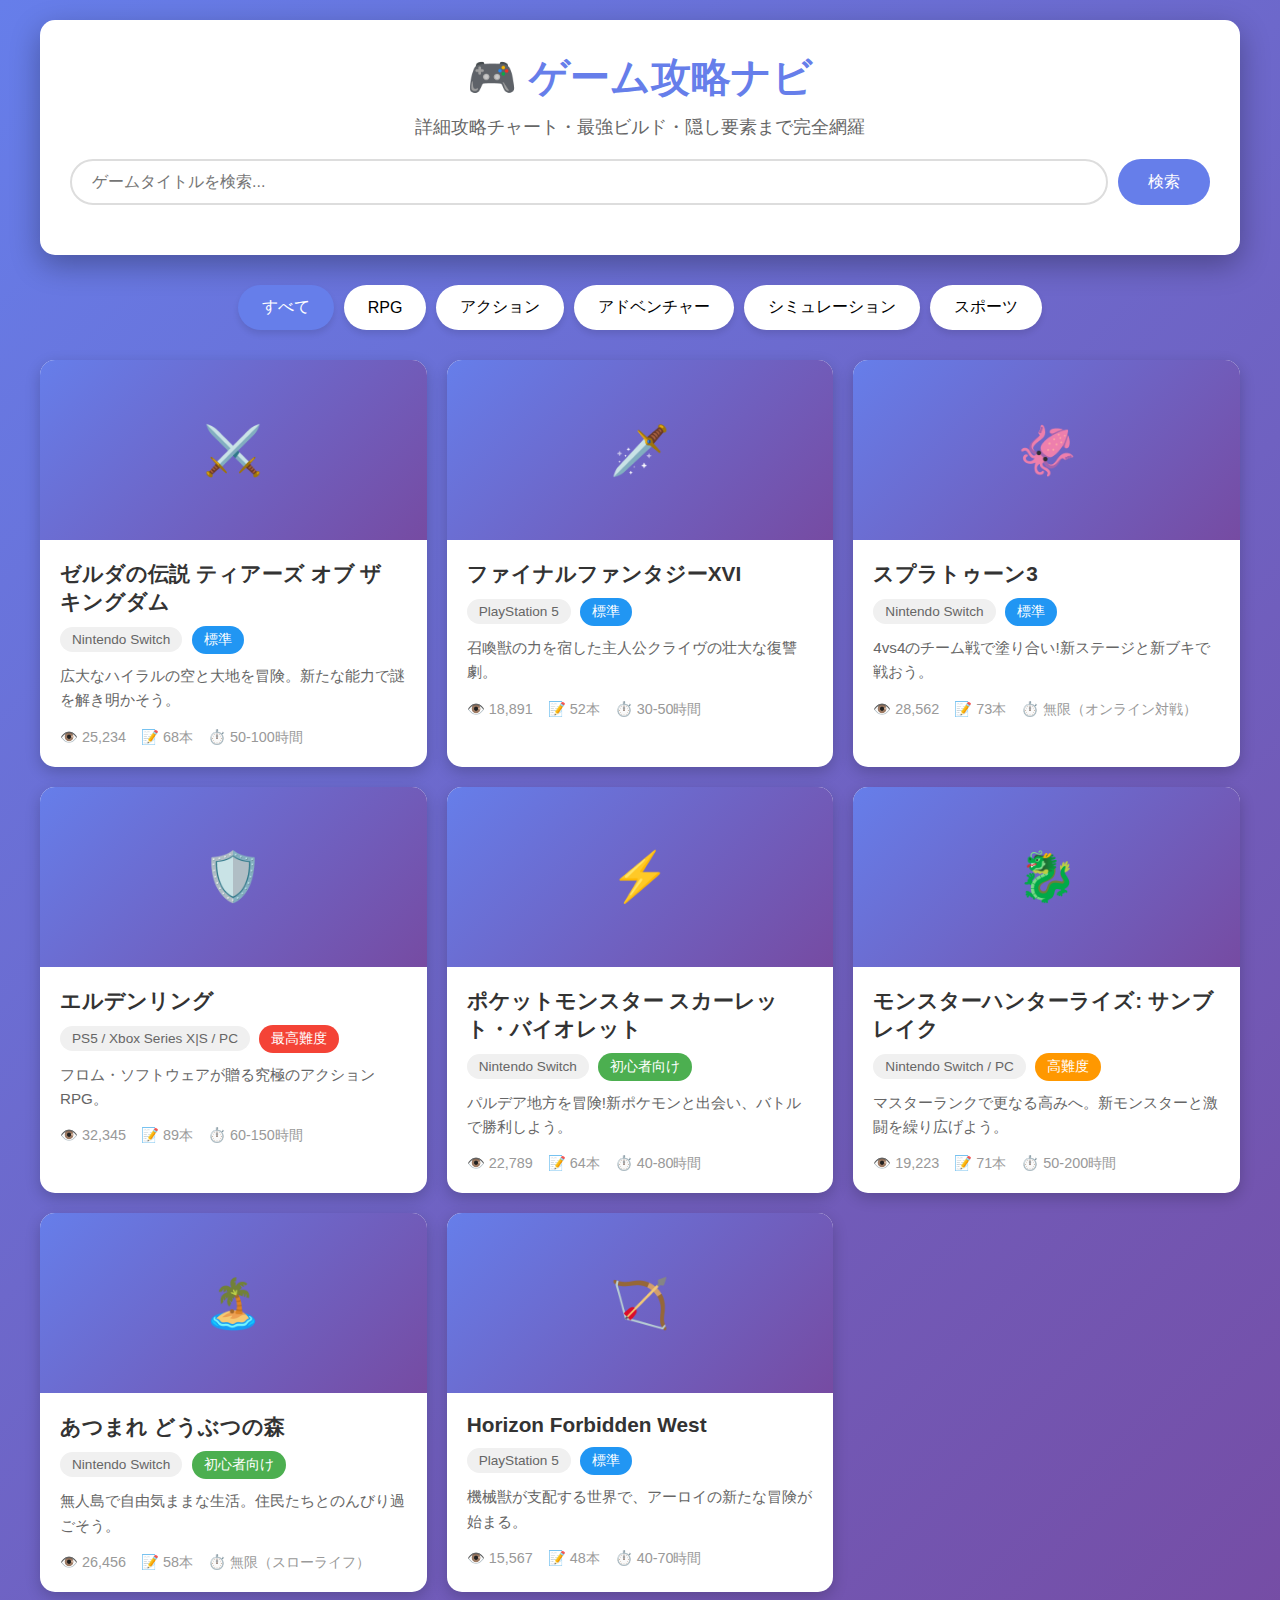
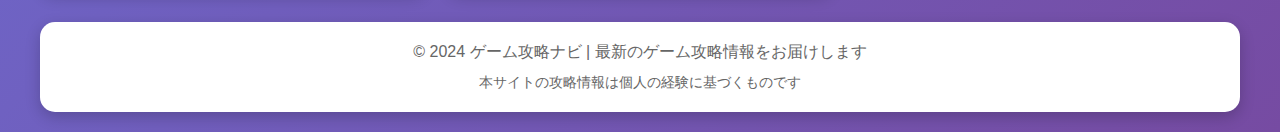
<file: game-guide-complete.html>
<!DOCTYPE html>
<html lang="ja">
<head>
    <meta charset="UTF-8">
    <meta name="viewport" content="width=device-width, initial-scale=1.0">
    <title>ゲーム攻略ナビ - 家庭用ゲーム攻略サイト</title>
    <style>
        * {
            margin: 0;
            padding: 0;
            box-sizing: border-box;
        }

        body {
            font-family: 'Hiragino Kaku Gothic Pro', 'ヒラギノ角ゴ Pro W3', 'Meiryo', 'メイリオ', sans-serif;
            background: linear-gradient(135deg, #667eea 0%, #764ba2 100%);
            min-height: 100vh;
            padding: 20px;
        }

        .container {
            max-width: 1200px;
            margin: 0 auto;
        }

        header {
            background: white;
            padding: 30px;
            border-radius: 15px;
            box-shadow: 0 10px 30px rgba(0,0,0,0.3);
            margin-bottom: 30px;
            text-align: center;
        }

        h1 {
            color: #667eea;
            font-size: 2.5em;
            margin-bottom: 10px;
        }

        .subtitle {
            color: #666;
            font-size: 1.1em;
        }

        .search-bar {
            margin: 20px 0;
            display: flex;
            gap: 10px;
        }

        .search-bar input {
            flex: 1;
            padding: 12px 20px;
            border: 2px solid #ddd;
            border-radius: 25px;
            font-size: 1em;
            outline: none;
            transition: border-color 0.3s;
        }

        .search-bar input:focus {
            border-color: #667eea;
        }

        .search-bar button {
            padding: 12px 30px;
            background: #667eea;
            color: white;
            border: none;
            border-radius: 25px;
            font-size: 1em;
            cursor: pointer;
            transition: background 0.3s;
        }

        .search-bar button:hover {
            background: #5568d3;
        }

        .category-tabs {
            display: flex;
            gap: 10px;
            margin-bottom: 30px;
            flex-wrap: wrap;
            justify-content: center;
        }

        .tab {
            padding: 12px 24px;
            background: white;
            border: none;
            border-radius: 25px;
            cursor: pointer;
            font-size: 1em;
            transition: all 0.3s;
            box-shadow: 0 4px 6px rgba(0,0,0,0.1);
        }

        .tab:hover {
            transform: translateY(-2px);
            box-shadow: 0 6px 12px rgba(0,0,0,0.2);
        }

        .tab.active {
            background: #667eea;
            color: white;
        }

        .games-grid {
            display: grid;
            grid-template-columns: repeat(auto-fill, minmax(300px, 1fr));
            gap: 20px;
            margin-bottom: 30px;
        }

        .game-card {
            background: white;
            border-radius: 15px;
            overflow: hidden;
            box-shadow: 0 5px 15px rgba(0,0,0,0.2);
            transition: transform 0.3s, box-shadow 0.3s;
            cursor: pointer;
        }

        .game-card:hover {
            transform: translateY(-5px);
            box-shadow: 0 10px 25px rgba(0,0,0,0.3);
        }

        .game-image {
            width: 100%;
            height: 180px;
            background: linear-gradient(135deg, #667eea 0%, #764ba2 100%);
            display: flex;
            align-items: center;
            justify-content: center;
            font-size: 3em;
            color: white;
        }

        .game-content {
            padding: 20px;
        }

        .game-title {
            font-size: 1.3em;
            color: #333;
            margin-bottom: 10px;
            font-weight: bold;
        }

        .game-platform {
            display: inline-block;
            padding: 5px 12px;
            background: #f0f0f0;
            border-radius: 15px;
            font-size: 0.85em;
            color: #666;
            margin-bottom: 10px;
        }

        .difficulty-badge {
            display: inline-block;
            padding: 5px 12px;
            border-radius: 15px;
            font-size: 0.85em;
            margin-left: 5px;
            margin-bottom: 10px;
        }

        .difficulty-easy {
            background: #4caf50;
            color: white;
        }

        .difficulty-normal {
            background: #2196f3;
            color: white;
        }

        .difficulty-hard {
            background: #ff9800;
            color: white;
        }

        .difficulty-very-hard {
            background: #f44336;
            color: white;
        }

        .game-desc {
            color: #666;
            font-size: 0.95em;
            line-height: 1.6;
            margin-bottom: 15px;
        }

        .game-stats {
            display: flex;
            gap: 15px;
            font-size: 0.9em;
            color: #999;
        }

        .stat {
            display: flex;
            align-items: center;
            gap: 5px;
        }

        .modal {
            display: none;
            position: fixed;
            top: 0;
            left: 0;
            width: 100%;
            height: 100%;
            background: rgba(0,0,0,0.8);
            z-index: 1000;
            overflow-y: auto;
        }

        .modal-content {
            background: white;
            max-width: 900px;
            margin: 50px auto;
            border-radius: 15px;
            padding: 40px;
            position: relative;
        }

        .close-modal {
            position: absolute;
            top: 15px;
            right: 20px;
            font-size: 30px;
            color: #999;
            cursor: pointer;
            border: none;
            background: none;
        }

        .close-modal:hover {
            color: #333;
        }

        .guide-section {
            margin-bottom: 30px;
            background: #f9f9f9;
            padding: 20px;
            border-radius: 10px;
        }

        .guide-section h3 {
            color: #667eea;
            margin-bottom: 15px;
            font-size: 1.4em;
            border-bottom: 2px solid #667eea;
            padding-bottom: 10px;
        }

        .guide-section h4 {
            color: #764ba2;
            margin: 15px 0 10px 0;
            font-size: 1.1em;
        }

        .guide-section p, .guide-section ul {
            color: #666;
            line-height: 1.8;
        }

        .guide-section ul {
            margin-left: 20px;
            margin-top: 10px;
        }

        .guide-section li {
            margin-bottom: 10px;
        }

        .tip-box {
            background: #fff3cd;
            border-left: 4px solid #ffc107;
            padding: 15px;
            margin: 15px 0;
            border-radius: 5px;
        }

        .tip-box strong {
            color: #856404;
        }

        .warning-box {
            background: #f8d7da;
            border-left: 4px solid #f44336;
            padding: 15px;
            margin: 15px 0;
            border-radius: 5px;
        }

        .warning-box strong {
            color: #721c24;
        }

        .info-box {
            background: #d1ecf1;
            border-left: 4px solid #17a2b8;
            padding: 15px;
            margin: 15px 0;
            border-radius: 5px;
        }

        .info-box strong {
            color: #0c5460;
        }

        .character-build, .equipment-list, .strategy-list {
            display: grid;
            grid-template-columns: repeat(auto-fill, minmax(250px, 1fr));
            gap: 15px;
            margin-top: 15px;
        }

        .build-card, .equipment-card, .strategy-card {
            background: white;
            padding: 15px;
            border-radius: 10px;
            border: 2px solid #e0e0e0;
        }

        .build-card h5, .equipment-card h5, .strategy-card h5 {
            color: #667eea;
            margin-bottom: 10px;
        }

        .stat-bar {
            margin: 8px 0;
        }

        .stat-bar-label {
            font-size: 0.9em;
            color: #666;
            margin-bottom: 3px;
        }

        .stat-bar-fill {
            background: #e0e0e0;
            height: 8px;
            border-radius: 4px;
            overflow: hidden;
        }

        .stat-bar-value {
            background: linear-gradient(90deg, #667eea, #764ba2);
            height: 100%;
            transition: width 0.3s;
        }

        .timeline {
            position: relative;
            padding-left: 30px;
            margin-top: 20px;
        }

        .timeline::before {
            content: '';
            position: absolute;
            left: 10px;
            top: 0;
            bottom: 0;
            width: 2px;
            background: #667eea;
        }

        .timeline-item {
            position: relative;
            margin-bottom: 20px;
        }

        .timeline-item::before {
            content: '';
            position: absolute;
            left: -24px;
            top: 5px;
            width: 12px;
            height: 12px;
            border-radius: 50%;
            background: #667eea;
            border: 3px solid white;
            box-shadow: 0 0 0 2px #667eea;
        }

        .timeline-item h5 {
            color: #667eea;
            margin-bottom: 5px;
        }

        .combo-notation {
            font-family: 'Courier New', monospace;
            background: #2c3e50;
            color: #ecf0f1;
            padding: 10px;
            border-radius: 5px;
            margin: 10px 0;
            overflow-x: auto;
        }

        .tab-navigation {
            display: flex;
            gap: 10px;
            margin-bottom: 20px;
            border-bottom: 2px solid #e0e0e0;
        }

        .tab-button {
            padding: 10px 20px;
            background: none;
            border: none;
            cursor: pointer;
            font-size: 1em;
            color: #666;
            border-bottom: 2px solid transparent;
            transition: all 0.3s;
        }

        .tab-button:hover {
            color: #667eea;
        }

        .tab-button.active-tab {
            color: #667eea;
            border-bottom-color: #667eea;
        }

        .tab-content {
            display: none;
        }

        .tab-content.active-content {
            display: block;
        }

        footer {
            background: white;
            padding: 20px;
            border-radius: 15px;
            text-align: center;
            color: #666;
            box-shadow: 0 5px 15px rgba(0,0,0,0.2);
        }

        @media (max-width: 768px) {
            h1 {
                font-size: 2em;
            }

            .games-grid {
                grid-template-columns: 1fr;
            }

            .category-tabs {
                flex-direction: column;
            }

            .tab {
                width: 100%;
            }

            .modal-content {
                padding: 20px;
                margin: 20px;
            }

            .character-build, .equipment-list, .strategy-list {
                grid-template-columns: 1fr;
            }
        }
    </style>
</head>
<body>
    <div class="container">
        <header>
            <h1>🎮 ゲーム攻略ナビ</h1>
            <p class="subtitle">詳細攻略チャート・最強ビルド・隠し要素まで完全網羅</p>
            <div class="search-bar">
                <input type="text" id="searchInput" placeholder="ゲームタイトルを検索...">
                <button onclick="searchGames()">検索</button>
            </div>
        </header>

        <div class="category-tabs">
            <button class="tab active" onclick="filterGames('all')">すべて</button>
            <button class="tab" onclick="filterGames('rpg')">RPG</button>
            <button class="tab" onclick="filterGames('action')">アクション</button>
            <button class="tab" onclick="filterGames('adventure')">アドベンチャー</button>
            <button class="tab" onclick="filterGames('simulation')">シミュレーション</button>
            <button class="tab" onclick="filterGames('sports')">スポーツ</button>
        </div>

        <div class="games-grid" id="gamesGrid"></div>

        <footer>
            <p>&copy; 2024 ゲーム攻略ナビ | 最新のゲーム攻略情報をお届けします</p>
            <p style="margin-top: 10px; font-size: 0.9em;">本サイトの攻略情報は個人の経験に基づくものです</p>
        </footer>
    </div>

    <div class="modal" id="gameModal">
        <div class="modal-content">
            <button class="close-modal" onclick="closeModal()">&times;</button>
            <div id="modalContent"></div>
        </div>
    </div>

    <script>
        const gamesData = [
            {
                title: 'ゼルダの伝説 ティアーズ オブ ザ キングダム',
                platform: 'Nintendo Switch',
                category: 'adventure',
                difficulty: 'normal',
                icon: '⚔️',
                description: '広大なハイラルの空と大地を冒険。新たな能力で謎を解き明かそう。',
                views: '25,234',
                guides: '68',
                playtime: '50-100時間',
                tabs: ['ストーリー攻略', '能力解説', '祠攻略', '装備・素材', '隠し要素'],
                guide: {
                    intro: 'ハイラルの大地と空を自由に冒険できる本作の完全攻略ガイドです。序盤から終盤まで、効率的な進め方と重要なポイントを詳しく解説します。',
                    story: {
                        title: 'ストーリー攻略チャート',
                        content: `
                            <div class="timeline">
                                <div class="timeline-item">
                                    <h5>序章：始まりの空島（推奨レベル: 1-3）</h5>
                                    <p>目覚めの間で基本操作を習得後、ウルトラハンド、トーレルーフ、スクラビルド、モドレコの4つの能力を順番に習得します。</p>
                                    <div class="tip-box">
                                        <strong>💡 重要ポイント：</strong> 空島の全ての祠をクリアしてから地上に降りることで、ハート3.5個分増やせます。これにより序盤が格段に楽になります。
                                    </div>
                                </div>
                                <div class="timeline-item">
                                    <h5>第1章：地上探索開始（推奨レベル: 3-5）</h5>
                                    <p>ハイラル平原に到着後、まず監視砦を目指します。ここでパラセールを入手することで、移動範囲が大幅に広がります。</p>
                                    <ul>
                                        <li>監視砦でプルアパッドの機能を解放</li>
                                        <li>近くの鳥望台を解放して地図を開く</li>
                                        <li>カカリコ村でインパと会話</li>
                                    </ul>
                                </div>
                                <div class="timeline-item">
                                    <h5>第2章：四神獣の解放（推奨レベル: 5-8）</h5>
                                    <p>4つの地方の神獣を解放します。推奨攻略順序：</p>
                                    <ol>
                                        <li><strong>風の神殿（リト族）</strong> - 最も簡単で、有用な能力が手に入る</li>
                                        <li><strong>炎の神殿（ゴロン族）</strong> - 耐熱装備が必要</li>
                                        <li><strong>水の神殿（ゾーラ族）</strong> - 水中探索が多い</li>
                                        <li><strong>雷の神殿（ゲルド族）</strong> - 砂漠での戦闘が難しい</li>
                                    </ol>
                                </div>
                                <div class="timeline-item">
                                    <h5>終章：ガノンドロフ戦（推奨レベル: 10以上）</h5>
                                    <p>全ての神獣を解放後、ハイラル城地下へ。最終決戦に備えて、以下の準備をしましょう：</p>
                                    <ul>
                                        <li>マスターソードの入手（森の中、要がんばりゲージ2周以上）</li>
                                        <li>ハート最低15個、できれば20個</li>
                                        <li>攻撃力+効果のある料理を20個以上</li>
                                        <li>防御力の高い防具セット（古代兵装など）をLv3以上に強化</li>
                                    </ul>
                                </div>
                            </div>
                        `
                    },
                    abilities: {
                        title: '能力詳細解説',
                        content: `
                            <div class="character-build">
                                <div class="build-card">
                                    <h5>🔧 ウルトラハンド</h5>
                                    <p><strong>基本効果：</strong>物体を持ち上げて移動・回転・接着できる</p>
                                    <h6>活用テクニック：</h6>
                                    <ul>
                                        <li>橋を作って川を渡る</li>
                                        <li>階段を作って高所へ登る</li>
                                        <li>敵の武器を奪って使う</li>
                                        <li>乗り物を作って移動を効率化</li>
                                    </ul>
                                    <div class="info-box">
                                        <strong>💎 上級テク：</strong>複数の板を組み合わせて飛行機を作成可能。ファンと翼を使えば長距離移動が可能に。
                                    </div>
                                </div>
                                <div class="build-card">
                                    <h5>⬆️ トーレルーフ</h5>
                                    <p><strong>基本効果：</strong>天井を通り抜けて上に登れる</p>
                                    <h6>活用テクニック：</h6>
                                    <ul>
                                        <li>洞窟からの脱出が簡単</li>
                                        <li>敵の拠点を下から攻略</li>
                                        <li>祠パズルの別解ルート</li>
                                        <li>高所の宝箱へ直接アクセス</li>
                                    </ul>
                                </div>
                                <div class="build-card">
                                    <h5>🔨 スクラビルド</h5>
                                    <p><strong>基本効果：</strong>武器や盾に素材を融合させて強化</p>
                                    <h6>おすすめ組み合わせ：</h6>
                                    <ul>
                                        <li>武器 + 岩 = 攻撃力大幅アップ</li>
                                        <li>矢 + 爆弾花 = 範囲攻撃</li>
                                        <li>盾 + ホッピングバルーン = 上昇移動</li>
                                        <li>武器 + 古代の刃 = ガーディアン特効</li>
                                    </ul>
                                    <div class="tip-box">
                                        <strong>💡 節約術：</strong>使い捨て武器は惜しまず使用。素材さえあればいつでも作り直せます。
                                    </div>
                                </div>
                                <div class="build-card">
                                    <h5>⏪ モドレコ</h5>
                                    <p><strong>基本効果：</strong>物体の動きを時間逆行させる</p>
                                    <h6>活用テクニック：</h6>
                                    <ul>
                                        <li>転がってきた岩を戻して登る</li>
                                        <li>敵の攻撃を反射</li>
                                        <li>落とした素材を回収</li>
                                        <li>パズルのリセット</li>
                                    </ul>
                                </div>
                            </div>
                        `
                    },
                    shrines: {
                        title: '祠攻略ガイド',
                        content: `
                            <h4>📍 序盤おすすめ祠（ハート・がんばり強化優先）</h4>
                            <div class="info-box">
                                <strong>効率的な祠巡り：</strong>鳥望台を解放すると、周辺の祠が地図上に表示されます。まずは各地域の鳥望台を優先的に解放しましょう。
                            </div>
                            
                            <h4>地域別おすすめ祠</h4>
                            <div class="timeline">
                                <div class="timeline-item">
                                    <h5>ハイラル平原エリア（初心者向け）</h5>
                                    <ul>
                                        <li><strong>キョノニシウの祠</strong> - ウルトラハンドの基本チュートリアル</li>
                                        <li><strong>イショダグンの祠</strong> - 戦闘の基本を学べる</li>
                                        <li><strong>タダロカウの祠</strong> - スクラビルド活用の練習</li>
                                    </ul>
                                </div>
                                <div class="timeline-item">
                                    <h5>ゲルド地方（中級者向け）</h5>
                                    <ul>
                                        <li><strong>ツツキキの祠</strong> - 複雑なパズル、報酬が良い</li>
                                        <li><strong>モツシシの祠</strong> - 電気系パズル</li>
                                    </ul>
                                </div>
                                <div class="timeline-item">
                                    <h5>空島エリア（上級者向け）</h5>
                                    <ul>
                                        <li><strong>ジョクウの祠</strong> - 高難度パズル、大妖精の泉への手がかり</li>
                                        <li><strong>ナタカカの祠</strong> - タイムアタック型戦闘</li>
                                    </ul>
                                </div>
                            </div>
                            
                            <div class="warning-box">
                                <strong>⚠️ 注意：</strong>一部の祠は特定のクエストをクリアしないと入れません。村人との会話を大切にしましょう。
                            </div>
                        `
                    },
                    equipment: {
                        title: '装備・素材コンプリートガイド',
                        content: `
                            <h4>⚔️ 最強武器ランキング TOP5</h4>
                            <div class="equipment-list">
                                <div class="equipment-card">
                                    <h5>1位：マスターソード</h5>
                                    <p><strong>攻撃力：</strong>30（対ガノン時60）</p>
                                    <p><strong>入手方法：</strong>コログの森、光竜の頭上</p>
                                    <p><strong>特徴：</strong>壊れない、ビーム攻撃可能</p>
                                    <div class="stat-bar">
                                        <div class="stat-bar-label">総合評価</div>
                                        <div class="stat-bar-fill">
                                            <div class="stat-bar-value" style="width: 95%"></div>
                                        </div>
                                    </div>
                                </div>
                                <div class="equipment-card">
                                    <h5>2位：古代兵装の剣</h5>
                                    <p><strong>攻撃力：</strong>44</p>
                                    <p><strong>入手方法：</strong>地下遺跡の宝箱</p>
                                    <p><strong>特徴：</strong>ガーディアン特効、ビーム反射</p>
                                    <div class="stat-bar">
                                        <div class="stat-bar-label">総合評価</div>
                                        <div class="stat-bar-fill">
                                            <div class="stat-bar-value" style="width: 88%"></div>
                                        </div>
                                    </div>
                                </div>
                                <div class="equipment-card">
                                    <h5>3位：王家の大剣</h5>
                                    <p><strong>攻撃力：</strong>52</p>
                                    <p><strong>入手方法：</strong>ハイラル城内</p>
                                    <p><strong>特徴：</strong>高攻撃力、リーチが長い</p>
                                    <div class="stat-bar">
                                        <div class="stat-bar-label">総合評価</div>
                                        <div class="stat-bar-fill">
                                            <div class="stat-bar-value" style="width: 85%"></div>
                                        </div>
                                    </div>
                                </div>
                            </div>
                            
                            <h4 style="margin-top: 30px;">🛡️ おすすめ防具セット</h4>
                            <div class="equipment-list">
                                <div class="equipment-card">
                                    <h5>蛮族の服セット</h5>
                                    <p><strong>セット効果：</strong>攻撃力アップ（大）</p>
                                    <p><strong>入手場所：</strong>迷宮3箇所</p>
                                    <p><strong>用途：</strong>攻撃特化ビルド、ボス戦</p>
                                </div>
                                <div class="equipment-card">
                                    <h5>古代兵装セット</h5>
                                    <p><strong>セット効果：</strong>ガーディアン特効</p>
                                    <p><strong>入手場所：</strong>アッカレ研究所で購入</p>
                                    <p><strong>用途：</strong>ガーディアン狩り、防御力も高い</p>
                                </div>
                                <div class="equipment-card">
                                    <h5>ゾーラの鎧セット</h5>
                                    <p><strong>セット効果：</strong>水中移動速度アップ、滝登り</p>
                                    <p><strong>入手場所：</strong>ゾーラの里クエスト</p>
                                    <p><strong>用途：</strong>水中探索、雨天時の移動</p>
                                </div>
                            </div>
                            
                            <h4 style="margin-top: 30px;">🍳 最強料理レシピ</h4>
                            <div class="tip-box">
                                <strong>💡 料理のコツ：</strong>同じ効果の素材を5つ使うと、効果時間が最大30分になります。ボス戦前に必ず準備しましょう。
                            </div>
                            <ul>
                                <li><strong>攻撃力アップ（大）30分：</strong>マックストリュフ×4 + ツルギガニ×1</li>
                                <li><strong>防御力アップ（大）30分：</strong>アーモアガメ×5</li>
                                <li><strong>ハート全回復+黄色ハート4個：</strong>大妖精のハーブ×1 + ハイラル米×4</li>
                                <li><strong>がんばり全回復+黄色がんばり2周：</strong>ガンバリバス×1 + ツルギカブト×4</li>
                                <li><strong>耐寒・耐熱（大）30分：</strong>サンショウウオ系×5（気候に応じて使い分け）</li>
                            </ul>
                        `
                    },
                    secrets: {
                        title: '隠し要素・裏技',
                        content: `
                            <h4>🎁 コログの実コンプリート</h4>
                            <p>全900個のコログの実を集めることで、所持数を最大まで拡張できます。</p>
                            <div class="info-box">
                                <strong>効率的な探し方：</strong>
                                <ul>
                                    <li>怪しい岩の輪を見つけたら中心に石を投げる</li>
                                    <li>孤立した木の上に岩があれば持ち上げる</li>
                                    <li>花の軌跡を最後まで追いかける</li>
                                    <li>風車を見たら近くで矢を射る（的当て）</li>
                                    <li>3つ並んだ木のうち1つだけリンゴがない→リンゴを置く</li>
                                </ul>
                            </div>
                            
                            <h4>🌟 大妖精の泉の場所</h4>
                            <ol>
                                <li><strong>カカリコ村近郊</strong> - タバンタ大橋馬宿のクエストクリア後</li>
                                <li><strong>タバンタ地方</strong> - 雪山の中腹、防寒装備必須</li>
                                <li><strong>アッカレ地方</strong> - 森の奥深く、迷いやすいので注意</li>
                                <li><strong>ゲルド地方</strong> - 砂漠のオアシス、耐熱装備必須</li>
                            </ol>
                            <div class="warning-box">
                                <strong>⚠️ 注意：</strong>大妖精の泉を解放するには、各地の馬宿でのミニゲームをクリアする必要があります。
                            </div>
                            
                            <h4>💎 レアアイテム入手法</h4>
                            <div class="equipment-list">
                                <div class="equipment-card">
                                    <h5>ムジュラの仮面</h5>
                                    <p><strong>効果：</strong>敵に発見されにくくなる</p>
                                    <p><strong>入手：</strong>全ての神獣解放後、コログの森の特定の場所を調べる</p>
                                </div>
                                <div class="equipment-card">
                                    <h5>時のオカリナ</h5>
                                    <p><strong>効果：</strong>時間を進められる</p>
                                    <p><strong>入手：</strong>ハイラル城地下の隠し部屋</p>
                                </div>
                                <div class="equipment-card">
                                    <h5>ヒートスーツ</h5>
                                    <p><strong>効果：</strong>完全耐熱</p>
                                    <p><strong>入手：</strong>ゴロンシティの地下鉱山</p>
                                </div>
                            </div>
                            
                            <h4>🏆 やり込み要素チェックリスト</h4>
                            <ul>
                                <li>☐ 全120の祠クリア</li>
                                <li>☐ コログの実900個コンプリート</li>
                                <li>☐ ハイルール図鑑385種類コンプリート</li>
                                <li>☐ 全てのミニチャレンジクリア（76個）</li>
                                <li>☐ 全ての記憶を取り戻す（18箇所）</li>
                                <li>☐ 全ての大妖精の泉解放（4箇所）</li>
                                <li>☐ マスターモードクリア</li>
                                <li>☐ 剣の試練（初位・中位・極位）クリア</li>
                            </ul>
                        `
                    }
                }
            },
            {
                title: 'ファイナルファンタジーXVI',
                platform: 'PlayStation 5',
                category: 'rpg',
                difficulty: 'normal',
                icon: '🗡️',
                description: '召喚獣の力を宿した主人公クライヴの壮大な復讐劇。',
                views: '18,891',
                guides: '52',
                playtime: '30-50時間',
                tabs: ['ストーリー攻略', '召喚獣', 'アビリティ', 'ボス攻略', 'サブクエスト'],
                guide: {
                    intro: 'アクション重視の新しいFFの完全攻略ガイド。戦闘システムの深い理解から、隠し要素まで徹底解説します。',
                    story: {
                        title: 'ストーリー攻略チャート',
                        content: `
                            <div class="timeline">
                                <div class="timeline-item">
                                    <h5>序章：鉄王国の騎士（推奨レベル: 1-8）</h5>
                                    <p>ロザリア公国の騎士として、フェニックスの力を使いこなす訓練から始まります。</p>
                                    <ul>
                                        <li>基本戦闘システムのチュートリアル</li>
                                        <li>回避とパリィの重要性を理解</li>
                                        <li>フェニックスシフトの使い方をマスター</li>
                                    </ul>
                                </div>
                                <div class="timeline-item">
                                    <h5>第1章：復讐の炎（推奨レベル: 8-15）</h5>
                                    <p>裏切りにより全てを失ったクライヴの復讐が始まります。</p>
                                    <div class="warning-box">
                                        <strong>⚠️ ボス戦：</strong>ベネディクタ戦では、ガルーダの竜巻攻撃パターンを覚えることが重要です。
                                    </div>
                                </div>
                                <div class="timeline-item">
                                    <h5>第2章：召喚獣の力（推奨レベル: 15-25）</h5>
                                    <p>複数の召喚獣の力を獲得し、戦略の幅が広がります。</p>
                                    <ul>
                                        <li>ガルーダの力を習得</li>
                                        <li>タイタンの力を習得</li>
                                        <li>アビリティの組み合わせを研究</li>
                                    </ul>
                                </div>
                                <div class="timeline-item">
                                    <h5>最終章：運命の決戦（推奨レベル: 30以上）</h5>
                                    <p>全ての真実が明らかになり、世界の命運をかけた戦いへ。</p>
                                    <div class="tip-box">
                                        <strong>💡 準備：</strong>最終ボス戦前に、全ての召喚獣アビリティをレベル5まで上げておきましょう。
                                    </div>
                                </div>
                            </div>
                        `
                    },
                    eikons: {
                        title: '召喚獣詳細ガイド',
                        content: `
                            <h4>🔥 フェニックス（序盤から使用可能）</h4>
                            <div class="character-build">
                                <div class="build-card">
                                    <h5>主要アビリティ</h5>
                                    <ul>
                                        <li><strong>ヒートウェーブ：</strong>前方に炎の波動を放つ（AP消費: 低）</li>
                                        <li><strong>スカーレットサイクロン：</strong>広範囲攻撃（AP消費: 中）</li>
                                        <li><strong>ライジングフレイム：</strong>打ち上げ攻撃（AP消費: 中）</li>
                                    </ul>
                                    <div class="stat-bar">
                                        <div class="stat-bar-label">攻撃力</div>
                                        <div class="stat-bar-fill">
                                            <div class="stat-bar-value" style="width: 70%"></div>
                                        </div>
                                    </div>
                                    <div class="stat-bar">
                                        <div class="stat-bar-label">汎用性</div>
                                        <div class="stat-bar-fill">
                                            <div class="stat-bar-value" style="width: 90%"></div>
                                        </div>
                                    </div>
                                </div>
                            </div>
                            <div class="tip-box">
                                <strong>💡 おすすめ用途：</strong>序盤から終盤まで使える汎用性の高さが魅力。特にライジングフレームは空中コンボの起点として優秀。
                            </div>
                            
                            <h4 style="margin-top: 30px;">💨 ガルーダ（第1章で習得）</h4>
                            <div class="character-build">
                                <div class="build-card">
                                    <h5>主要アビリティ</h5>
                                    <ul>
                                        <li><strong>ゴッズブレス：</strong>前方に風の刃を飛ばす（AP消費: 低）</li>
                                        <li><strong>デッドリーエンブレイス：</strong>敵を拘束（AP消費: 中）</li>
                                        <li><strong>レイジングタイフーン：</strong>大竜巻で複数の敵を攻撃（AP消費: 高）</li>
                                    </ul>
                                    <div class="stat-bar">
                                        <div class="stat-bar-label">攻撃力</div>
                                        <div class="stat-bar-fill">
                                            <div class="stat-bar-value" style="width: 75%"></div>
                                        </div>
                                    </div>
                                    <div class="stat-bar">
                                        <div class="stat-bar-label">範囲攻撃</div>
                                        <div class="stat-bar-fill">
                                            <div class="stat-bar-value" style="width: 85%"></div>
                                        </div>
                                    </div>
                                </div>
                            </div>
                            <div class="info-box">
                                <strong>💎 コンボ例：</strong>デッドリーエンブレイスで拘束→ライジングフレーム→空中で通常攻撃×3→ゴッズブレスでフィニッシュ
                            </div>
                            
                            <h4 style="margin-top: 30px;">🪨 タイタン（第2章で習得）</h4>
                            <div class="character-build">
                                <div class="build-card">
                                    <h5>主要アビリティ</h5>
                                    <ul>
                                        <li><strong>ウィンドアップ：</strong>強力なパンチ攻撃（AP消費: 中）</li>
                                        <li><strong>タイタンブロック：</strong>一定時間ダメージ無効化（AP消費: 低）</li>
                                        <li><strong>アップヘーバル：</strong>地面を隆起させる範囲攻撃（AP消費: 高）</li>
                                    </ul>
                                    <div class="stat-bar">
                                        <div class="stat-bar-label">攻撃力</div>
                                        <div class="stat-bar-fill">
                                            <div class="stat-bar-value" style="width: 95%"></div>
                                        </div>
                                    </div>
                                    <div class="stat-bar">
                                        <div class="stat-bar-label">防御力</div>
                                        <div class="stat-bar-fill">
                                            <div class="stat-bar-value" style="width: 90%"></div>
                                        </div>
                                    </div>
                                </div>
                            </div>
                            <div class="warning-box">
                                <strong>⚠️ 注意：</strong>タイタンのアビリティは発動が遅いため、敵の攻撃パターンを読んで使うことが重要です。
                            </div>
                            
                            <h4 style="margin-top: 30px;">⚡ ラムウ（第3章で習得）</h4>
                            <p>雷属性の召喚獣。広範囲攻撃と麻痺効果が強力。</p>
                            <ul>
                                <li><strong>サンダーストーム：</strong>周囲に落雷を降らせる</li>
                                <li><strong>ジャッジメントボルト：</strong>指定位置に強力な雷撃</li>
                                <li><strong>ブラインドジャスティス：</strong>前方直線上に連続雷撃</li>
                            </ul>
                            
                            <h4 style="margin-top: 30px;">🧊 シヴァ、🔥 イフリート、⚫ オーディン</h4>
                            <p>ストーリー進行で順次習得。それぞれ氷、炎、闇属性の特化型アビリティを持ちます。</p>
                        `
                    },
                    abilities: {
                        title: 'アビリティビルド研究',
                        content: `
                            <h4>🎯 最強おすすめビルド</h4>
                            
                            <div class="strategy-list">
                                <div class="strategy-card">
                                    <h5>バランス型（初心者向け）</h5>
                                    <p><strong>召喚獣：</strong>フェニックス / ガルーダ / タイタン</p>
                                    <p><strong>コンセプト：</strong>攻守のバランスが良く、どんな敵にも対応可能</p>
                                    <h6>セットアビリティ：</h6>
                                    <ul>
                                        <li>ライジングフレーム（コンボ始動）</li>
                                        <li>デッドリーエンブレイス（拘束）</li>
                                        <li>タイタンブロック（防御）</li>
                                    </ul>
                                </div>
                                
                                <div class="strategy-card">
                                    <h5>速攻型（上級者向け）</h5>
                                    <p><strong>召喚獣：</strong>フェニックス / ガルーダ / ラムウ</p>
                                    <p><strong>コンセプト：</strong>高速コンボで敵を圧倒</p>
                                    <h6>セットアビリティ：</h6>
                                    <ul>
                                        <li>ゴッズブレス（連発可能）</li>
                                        <li>サンダーストーム（範囲制圧）</li>
                                        <li>スカーレットサイクロン（追撃）</li>
                                    </ul>
                                </div>
                                
                                <div class="strategy-card">
                                    <h5>ボスキラー型</h5>
                                    <p><strong>召喚獣：</strong>タイタン / イフリート / オーディン</p>
                                    <p><strong>コンセプト：</strong>単体への超火力特化</p>
                                    <h6>セットアビリティ：</h6>
                                    <ul>
                                        <li>ウィンドアップ（高火力）</li>
                                        <li>フレイムストライク（連続ヒット）</li>
                                        <li>ザントサーブル（高速斬撃）</li>
                                    </ul>
                                </div>
                            </div>
                            
                            <h4 style="margin-top: 30px;">🔄 アビリティ強化の優先順位</h4>
                            <div class="info-box">
                                <strong>APの効率的な使い方：</strong>
                                <ol>
                                    <li><strong>優先度MAX：</strong>ライジングフレーム、デッドリーエンブレイス</li>
                                    <li><strong>優先度高：</strong>タイタンブロック、ゴッズブレス</li>
                                    <li><strong>優先度中：</strong>各種フィニッシュ技（レイジングタイフーン等）</li>
                                    <li><strong>優先度低：</strong>状況限定の特殊技</li>
                                </ol>
                            </div>
                        `
                    },
                    bosses: {
                        title: 'ボス攻略完全ガイド',
                        content: `
                            <h4>⚔️ ベネディクタ（ガルーダ）攻略</h4>
                            <div class="warning-box">
                                <strong>難易度：★★★☆☆</strong><br>
                                <strong>推奨レベル：</strong>12以上<br>
                                <strong>推奨アビリティ：</strong>ライジングフレーム、ヒートウェーブ
                            </div>
                            <h5>攻撃パターン：</h5>
                            <ul>
                                <li><strong>竜巻連続攻撃：</strong>回避タイミングに注意。左右にステップ回避</li>
                                <li><strong>急降下爪攻撃：</strong>影を見て位置を把握、パリィ可能</li>
                                <li><strong>全体風圧：</strong>タイタンブロック推奨、なければ距離を取る</li>
                            </ul>
                            <h5>攻略ポイント：</h5>
                            <div class="tip-box">
                                <strong>💡 戦術：</strong>
                                <ul>
                                    <li>第1フェーズは地上戦、積極的に攻める</li>
                                    <li>第2フェーズで空中戦に移行、ライジングフレームで追撃</li>
                                    <li>ウィルゲージを常に意識、半減したら回避優先</li>
                                    <li>シネマティックアクション（QTE）は確実に成功させる</li>
                                </ul>
                            </div>
                            
                            <h4 style="margin-top: 30px;">⚔️ フーゴ（タイタン）攻略</h4>
                            <div class="warning-box">
                                <strong>難易度：★★★★☆</strong><br>
                                <strong>推奨レベル：</strong>18以上<br>
                                <strong>推奨アビリティ：</strong>デッドリーエンブレイス、ゴッズブレス、タイタンブロック
                            </div>
                            <h5>攻撃パターン：</h5>
                            <ul>
                                <li><strong>地面殴打：</strong>周囲に衝撃波、ジャンプで回避</li>
                                <li><strong>岩投げ：</strong>遠距離攻撃、横ステップで回避</li>
                                <li><strong>突進：</strong>大ダメージ、タイタンブロック推奨</li>
                            </ul>
                            <h5>攻略ポイント：</h5>
                            <div class="combo-notation">
// 基本コンボ
デッドリーエンブレイス（拘束） → ライジングフレーム（打ち上げ） → 
空中攻撃×4 → ゴッズブレス（着地攻撃） → ヒートウェーブ（追撃）

// ウィルゲージ削り特化コンボ
ウィンドアップ（溜め） → タイタンブロック（防御しながら接近） → 
連続攻撃×5 → スカーレットサイクロン（フィニッシュ）
                            </div>
                            
                            <h4 style="margin-top: 30px;">⚔️ 最終ボス攻略</h4>
                            <div class="warning-box">
                                <strong>難易度：★★★★★</strong><br>
                                <strong>推奨レベル：</strong>35以上<br>
                                <strong>必須：</strong>全召喚獣アビリティLv5、ポーション×20
                            </div>
                            <p>ネタバレ防止のため、詳細は攻略を進めてからご覧ください。</p>
                            <div class="tip-box">
                                <strong>💡 事前準備：</strong>
                                <ul>
                                    <li>アクセサリ「英雄の輝石」を装備（ウィルゲージ回復速度UP）</li>
                                    <li>「鋼の意志」を装備（ウィルゲージが0にならない）</li>
                                    <li>全てのサブクエストをクリアして最強装備を入手</li>
                                </ul>
                            </div>
                        `
                    },
                    sidequests: {
                        title: 'サブクエスト完全攻略',
                        content: `
                            <h4>📜 おすすめサブクエスト TOP10</h4>
                            
                            <div class="timeline">
                                <div class="timeline-item">
                                    <h5>「消えた商人」（報酬：★★★★★）</h5>
                                    <p><strong>発生：</strong>隠れ家、第1章クリア後</p>
                                    <p><strong>報酬：</strong>最強アクセサリ「竜の爪」（攻撃力+15%）</p>
                                    <p><strong>攻略：</strong>北の山道→洞窟探索→ボス「マウンテントロール」撃破</p>
                                </div>
                                <div class="timeline-item">
                                    <h5>「古の遺物」（報酬：★★★★☆）</h5>
                                    <p><strong>発生：</strong>クリスタルドミニオン、第2章</p>
                                    <p><strong>報酬：</strong>AP+500、レアアビリティ解放</p>
                                    <p><strong>攻略：</strong>遺跡3箇所を巡り、パズルを解く</p>
                                </div>
                                <div class="timeline-item">
                                    <h5>「失われた記憶」（報酬：★★★★★）</h5>
                                    <p><strong>発生：</strong>隠れ家、終盤</p>
                                    <p><strong>報酬：</strong>真のエンディング解放</p>
                                    <p><strong>攻略：</strong>ストーリーに深く関わる重要クエスト</p>
                                </div>
                            </div>
                            
                            <h4 style="margin-top: 30px;">🎯 隠しボス攻略</h4>
                            <div class="info-box">
                                <strong>隠しボス「オメガウェポン」</strong>
                                <ul>
                                    <li><strong>出現条件：</strong>全サブクエストクリア＋レベル50到達</li>
                                    <li><strong>難易度：</strong>最高難度、ラスボスより強い</li>
                                    <li><strong>報酬：</strong>最強武器「アルテマウェポン」</li>
                                    <li><strong>攻略のコツ：</strong>全アビリティを駆使し、完璧な回避とパリィが必要</li>
                                </ul>
                            </div>
                        `
                    }
                }
            },
            {
                title: 'スプラトゥーン3',
                platform: 'Nintendo Switch',
                category: 'action',
                difficulty: 'normal',
                icon: '🦑',
                description: '4vs4のチーム戦で塗り合い!新ステージと新ブキで戦おう。',
                views: '28,562',
                guides: '73',
                playtime: '無限（オンライン対戦）',
                tabs: ['ブキ解説', 'ギア考察', 'ルール別攻略', '上達のコツ', 'サーモンラン'],
                guide: {
                    intro: 'オンライン対戦を楽しむための完全攻略ガイド。初心者から上級者まで、ランクを上げるテクニックを詳しく解説します。',
                    weapons: {
                        title: 'ブキ種別完全ガイド',
                        content: `
                            <h4>🔫 シューター系（初心者おすすめ）</h4>
                            <div class="character-build">
                                <div class="build-card">
                                    <h5>スプラシューター</h5>
                                    <p><strong>射程：</strong>中距離</p>
                                    <p><strong>塗り性能：</strong>★★★★☆</p>
                                    <p><strong>キル性能：</strong>★★★☆☆</p>
                                    <div class="stat-bar">
                                        <div class="stat-bar-label">初心者おすすめ度</div>
                                        <div class="stat-bar-fill">
                                            <div class="stat-bar-value" style="width: 95%"></div>
                                        </div>
                                    </div>
                                    <div class="tip-box">
                                        <strong>💡 使い方：</strong>バランスが良く、ナワバリでもガチマでも活躍。基本を学ぶのに最適なブキです。
                                    </div>
                                </div>
                                <div class="build-card">
                                    <h5>わかばシューター</h5>
                                    <p><strong>特徴：</strong>スペシャル必要ポイントが少ない</p>
                                    <p><strong>スペシャル：</strong>グレートバリア</p>
                                    <p><strong>用途：</strong>サポート特化型、味方支援</p>
                                </div>
                                <div class="build-card">
                                    <h5>.96ガロン</h5>
                                    <p><strong>特徴：</strong>高火力、2確キル可能</p>
                                    <p><strong>欠点：</strong>連射速度が遅い、インク消費大</p>
                                    <p><strong>用途：</strong>キル重視、ガチマッチ向け</p>
                                </div>
                            </div>
                            
                            <h4 style="margin-top: 30px;">🎯 チャージャー系（上級者向け）</h4>
                            <div class="character-build">
                                <div class="build-card">
                                    <h5>スプラチャージャー</h5>
                                    <p><strong>射程：</strong>超長距離</p>
                                    <p><strong>キル性能：</strong>★★★★★</p>
                                    <div class="warning-box">
                                        <strong>⚠️ 難易度高：</strong>エイム力必須。外すと隙が大きいため、練習が必要です。
                                    </div>
                                </div>
                                <div class="build-card">
                                    <h5>リッター4K</h5>
                                    <p><strong>特徴：</strong>最長射程、一撃必殺</p>
                                    <p><strong>用途：</strong>ステージの遠くから敵を狙撃</p>
                                </div>
                            </div>
                            
                            <h4 style="margin-top: 30px;">🖌️ ローラー系</h4>
                            <div class="info-box">
                                <strong>基本戦術：</strong>轢き攻撃とタテ振りを使い分け。塗り性能が非常に高く、ナワバリバトルで活躍します。
                            </div>
                            
                            <h4 style="margin-top: 30px;">💣 ブラスター系</h4>
                            <p>爆風で範囲攻撃。直撃なら一撃必殺も可能。障害物の裏の敵も攻撃できるのが強み。</p>
                        `
                    },
                    gear: {
                        title: 'ギア構成完全ガイド',
                        content: `
                            <h4>⚙️ おすすめギアパワー構成</h4>
                            
                            <div class="strategy-list">
                                <div class="strategy-card">
                                    <h5>前線特攻型</h5>
                                    <p><strong>メイン：</strong>イカダッシュ速度アップ</p>
                                    <p><strong>サブ：</strong>復活時間短縮 / 相手インク影響軽減</p>
                                    <p><strong>用途：</strong>積極的にキルを狙う立ち回り</p>
                                </div>
                                <div class="strategy-card">
                                    <h5>塗り重視型</h5>
                                    <p><strong>メイン：</strong>インク効率アップ（メイン）</p>
                                    <p><strong>サブ：</strong>インク回復力アップ / スペシャル増加量アップ</p>
                                    <p><strong>用途：</strong>ナワバリバトル、塗りブキ</p>
                                </div>
                                <div class="strategy-card">
                                    <h5>チャージャー型</h5>
                                    <p><strong>メイン：</strong>復活時間短縮</p>
                                    <p><strong>サブ：</strong>ヒト移動速度アップ / スペシャル減少量ダウン</p>
                                    <p><strong>用途：</strong>後衛からの狙撃</p>
                                </div>
                            </div>
                            
                            <h4 style="margin-top: 30px;">🎨 ブランド別ギアパワー</h4>
                            <div class="tip-box">
                                <strong>💡 ブランド特性：</strong>各ブランドには出やすいギアパワーがあります。
                                <ul>
                                    <li><strong>アタリメイド：</strong>スペシャル増加量アップ</li>
                                    <li><strong>ジモン：</strong>インク効率アップ（メイン）</li>
                                    <li><strong>ホッコリー：</strong>インク回復力アップ</li>
                                    <li><strong>ロッケンベルグ：</strong>イカダッシュ速度アップ</li>
                                </ul>
                            </div>
                        `
                    },
                    rules: {
                        title: 'ルール別攻略戦術',
                        content: `
                            <h4>🎯 ガチエリア</h4>
                            <div class="timeline">
                                <div class="timeline-item">
                                    <h5>序盤（開始～1分）</h5>
                                    <p>エリアの確保を最優先。味方と連携してエリアを塗り、カウントを進めます。</p>
                                </div>
                                <div class="timeline-item">
                                    <h5>中盤（リード時）</h5>
                                    <p>エリア周辺での防衛。無理に前に出ず、エリアを守る立ち回りが重要。</p>
                                </div>
                                <div class="timeline-item">
                                    <h5>終盤（劣勢時）</h5>
                                    <p>スペシャルを温存せず積極的に使用。一気にエリアを奪還するチャンス作り。</p>
                                </div>
                            </div>
                            
                            <h4 style="margin-top: 30px;">🚂 ガチヤグラ</h4>
                            <div class="info-box">
                                <strong>基本戦術：</strong>
                                <ul>
                                    <li>1人はヤグラに乗り、他は周囲を塗って援護</li>
                                    <li>敵のヤグラ阻止は優先度高（カウンターが進まない）</li>
                                    <li>ヤグラ上は狙われやすいため、回避を意識</li>
                                </ul>
                            </div>
                            
                            <h4 style="margin-top: 30px;">🐟 ガチホコバトル</h4>
                            <ul>
                                <li><strong>序盤：</strong>ホコのバリアを割る（全員で攻撃）</li>
                                <li><strong>ホコ持ち：</strong>無理に前進せず、味方の援護を待つ</li>
                                <li><strong>護衛役：</strong>ホコの前を塗り、敵を倒す</li>
                                <li><strong>カウンター：</strong>敵のホコを止めることを優先</li>
                            </ul>
                            
                            <h4 style="margin-top: 30px;">🏀 ガチアサリ</h4>
                            <div class="tip-box">
                                <strong>💡 上級テク：</strong>
                                <ul>
                                    <li>アサリ8個でガチアサリ完成</li>
                                    <li>ガチアサリは敵ゴールを開けられる（20カウント）</li>
                                    <li>開いたゴールに通常アサリを入れる（3カウント×個数）</li>
                                    <li>味方がガチアサリを持ったら援護に徹する</li>
                                </ul>
                            </div>
                        `
                    },
                    tips: {
                        title: 'ランク上達のコツ',
                        content: `
                            <h4>📈 ウデマエを上げるための10のポイント</h4>
                            
                            <div class="strategy-list">
                                <div class="strategy-card">
                                    <h5>1. デスを減らす</h5>
                                    <p>キル数よりデス数が重要。生き残ることで味方の数的有利を作れます。</p>
                                </div>
                                <div class="strategy-card">
                                    <h5>2. マップを見る癖</h5>
                                    <p>Xボタンでマップ確認。敵の位置、味方の状況を常に把握しましょう。</p>
                                </div>
                                <div class="strategy-card">
                                    <h5>3. スペシャルの使い時</h5>
                                    <p>温存しすぎない。試合中3-4回は使えるよう意識。</p>
                                </div>
                                <div class="strategy-card">
                                    <h5>4. 自分の役割を理解</h5>
                                    <p>ブキによって役割が違う。前衛・中衛・後衛を意識。</p>
                                </div>
                                <div class="strategy-card">
                                    <h5>5. サブウェポンを活用</h5>
                                    <p>メインだけでなく、サブも積極的に使用。索敵や牽制に有効。</p>
                                </div>
                                <div class="strategy-card">
                                    <h5>6. スーパージャンプの判断</h5>
                                    <p>味方の近くに敵がいる時は危険。マップで確認してからジャンプ。</p>
                                </div>
                            </div>
                            
                            <h4 style="margin-top: 30px;">🎯 エイム練習方法</h4>
                            <div class="tip-box">
                                <strong>💡 おすすめ練習法：</strong>
                                <ul>
                                    <li>試し撃ち場で的を狙う（毎日5分）</li>
                                    <li>動く風船を追いかける練習</li>
                                    <li>感度設定を自分に合わせて調整（-3 ~ +3）</li>
                                    <li>ナワバリで実戦練習（ガチマ前のウォームアップ）</li>
                                </ul>
                            </div>
                            
                            <h4 style="margin-top: 30px;">📊 ウデマエ帯別アドバイス</h4>
                            <div class="timeline">
                                <div class="timeline-item">
                                    <h5>C帯～B帯</h5>
                                    <p>基本操作とルール理解が重要。デスを減らし、オブジェクトに絡む意識を。</p>
                                </div>
                                <div class="timeline-item">
                                    <h5>A帯～S帯</h5>
                                    <p>立ち回りの洗練が必要。マップ確認、スペシャルの使い時を習得。</p>
                                </div>
                                <div class="timeline-item">
                                    <h5>S+帯以上</h5>
                                    <p>高度な連携と判断力。味方との呼吸を合わせ、状況判断を磨く。</p>
                                </div>
                            </div>
                        `
                    },
                    salmon: {
                        title: 'サーモンラン攻略',
                        content: `
                            <h4>🐟 サーモンラン基本</h4>
                            <div class="info-box">
                                <strong>目的：</strong>3WAVEを生き残り、金イクラを納品してノルマを達成する協力モード
                            </div>
                            
                            <h4>👾 オオモノシャケ対策</h4>
                            <div class="equipment-list">
                                <div class="equipment-card">
                                    <h5>タワー</h5>
                                    <p><strong>弱点：</strong>てっぺんの鍋</p>
                                    <p><strong>対処法：</strong>遠距離武器で狙撃、または近づいてボム投げ込み</p>
                                </div>
                                <div class="equipment-card">
                                    <h5>ヘビ</h5>
                                    <p><strong>弱点：</strong>尻尾の先端</p>
                                    <p><strong>対処法：</strong>一人が誘導、他のメンバーが尻尾攻撃</p>
                                </div>
                                <div class="equipment-card">
                                    <h5>カタパッド</h5>
                                    <p><strong>弱点：</strong>リング部分</p>
                                    <p><strong>対処法：</strong>複数人で集中攻撃、早めに処理</p>
                                </div>
                                <div class="equipment-card">
                                    <h5>テッパン</h5>
                                    <p><strong>弱点：</strong>背中</p>
                                    <p><strong>対処法：</strong>ボムで怯ませるか、裏に回り込む</p>
                                </div>
                            </div>
                            
                            <h4 style="margin-top: 30px;">🌊 特殊WAVE攻略</h4>
                            <div class="warning-box">
                                <strong>満潮：</strong>陸地が狭くなる。固まって戦い、金イクラは後で回収。
                            </div>
                            <div class="warning-box">
                                <strong>霧：</strong>視界不良。味方の近くにいて、コジャケ処理優先。
                            </div>
                            <div class="warning-box">
                                <strong>グリル発進：</strong>グリルから逃げつつ誘導。一箇所に集めて倒す。
                            </div>
                            
                            <div class="tip-box">
                                <strong>💡 高評価のコツ：</strong>
                                <ul>
                                    <li>金イクラは余裕がある時に運ぶ</li>
                                    <li>味方が倒れたらすぐに助ける</li>
                                    <li>スペシャルは惜しまず使う（特にピンチ時）</li>
                                    <li>コジャケは無視せず、適度に処理</li>
                                </ul>
                            </div>
                        `
                    }
                }
            },
            {
                title: 'エルデンリング',
                platform: 'PS5 / Xbox Series X|S / PC',
                category: 'rpg',
                difficulty: 'very-hard',
                icon: '🛡️',
                description: 'フロム・ソフトウェアが贈る究極のアクションRPG。',
                views: '32,345',
                guides: '89',
                playtime: '60-150時間',
                tabs: ['ビルドガイド', 'ボス攻略', '探索', 'マルチプレイ', '隠し要素'],
                guide: {
                    intro: '高難度アクションRPGの決定版。初心者から上級者まで、あらゆるプレイヤーのための完全攻略ガイドです。',
                    builds: {
                        title: 'キャラクタービルド完全ガイド',
                        content: `
                            <h4>⚔️ おすすめビルド 5選</h4>
                            
                            <div class="character-build">
                                <div class="build-card">
                                    <h5>1. 近接特化ビルド</h5>
                                    <p><strong>素性：</strong>放浪騎士</p>
                                    <p><strong>主要ステータス：</strong></p>
                                    <div class="stat-bar">
                                        <div class="stat-bar-label">筋力: 60</div>
                                        <div class="stat-bar-fill">
                                            <div class="stat-bar-value" style="width: 85%"></div>
                                        </div>
                                    </div>
                                    <div class="stat-bar">
                                        <div class="stat-bar-label">持久力: 40</div>
                                        <div class="stat-bar-fill">
                                            <div class="stat-bar-value" style="width: 60%"></div>
                                        </div>
                                    </div>
                                    <div class="stat-bar">
                                        <div class="stat-bar-label">体力: 50</div>
                                        <div class="stat-bar-fill">
                                            <div class="stat-bar-value" style="width: 70%"></div>
                                        </div>
                                    </div>
                                    <h6>推奨武器：</h6>
                                    <ul>
                                        <li>グレートソード系（大剣）</li>
                                        <li>コロッサルソード（特大剣）</li>
                                    </ul>
                                    <h6>推奨タリスマン：</h6>
                                    <ul>
                                        <li>エルデの寵愛</li>
                                        <li>竜印の大盾タリスマン</li>
                                        <li>緑樹の寵愛+2</li>
                                    </ul>
                                </div>
                                
                                <div class="build-card">
                                    <h5>2. 魔術師ビルド</h5>
                                    <p><strong>素性：</strong>星見</p>
                                    <p><strong>主要ステータス：</strong></p>
                                    <div class="stat-bar">
                                        <div class="stat-bar-label">知力: 80</div>
                                        <div class="stat-bar-fill">
                                            <div class="stat-bar-value" style="width: 95%"></div>
                                        </div>
                                    </div>
                                    <div class="stat-bar">
                                        <div class="stat-bar-label">精神: 40</div>
                                        <div class="stat-bar-fill">
                                            <div class="stat-bar-value" style="width: 60%"></div>
                                        </div>
                                    </div>
                                    <div class="stat-bar">
                                        <div class="stat-bar-label">体力: 30</div>
                                        <div class="stat-bar-fill">
                                            <div class="stat-bar-value" style="width: 45%"></div>
                                        </div>
                                    </div>
                                    <h6>推奨魔術：</h6>
                                    <ul>
                                        <li>コメット・アズール（超火力）</li>
                                        <li>暗月の大剣（近接対応）</li>
                                        <li>ローレッタの大弓（遠距離）</li>
                                    </ul>
                                    <h6>推奨装備：</h6>
                                    <ul>
                                        <li>ルサットの輝石頭（魔力UP）</li>
                                        <li>カーリアの王笏（最強杖）</li>
                                    </ul>
                                </div>
                                
                                <div class="build-card">
                                    <h5>3. 出血ビルド</h5>
                                    <p><strong>素性：</strong>侍</p>
                                    <p><strong>主要ステータス：</strong></p>
                                    <div class="stat-bar">
                                        <div class="stat-bar-label">技量: 60</div>
                                        <div class="stat-bar-fill">
                                            <div class="stat-bar-value" style="width: 85%"></div>
                                        </div>
                                    </div>
                                    <div class="stat-bar">
                                        <div class="stat-bar-label">神秘: 45</div>
                                        <div class="stat-bar-fill">
                                            <div class="stat-bar-value" style="width: 65%"></div>
                                        </div>
                                    </div>
                                    <h6>推奨武器：</h6>
                                    <ul>
                                        <li>双刃の大刀（Rivers of Blood）</li>
                                        <li>エレオノーラの斧槍</li>
                                    </ul>
                                    <div class="tip-box">
                                        <strong>💡 戦術：</strong>出血は大型ボスに特に有効。体力の％ダメージなので、高HP相手に真価を発揮します。
                                    </div>
                                </div>
                                
                                <div class="build-card">
                                    <h5>4. 信仰ビルド</h5>
                                    <p><strong>素性：</strong>預言者</p>
                                    <p><strong>主要ステータス：</strong></p>
                                    <div class="stat-bar">
                                        <div class="stat-bar-label">信仰: 70</div>
                                        <div class="stat-bar-fill">
                                            <div class="stat-bar-value" style="width: 90%"></div>
                                        </div>
                                    </div>
                                    <h6>推奨祈祷：</h6>
                                    <ul>
                                        <li>黒炎の儀式（対ボス最強）</li>
                                        <li>雷槍（遠距離攻撃）</li>
                                        <li>黄金樹の祝福（回復）</li>
                                    </ul>
                                </div>
                                
                                <div class="build-card">
                                    <h5>5. バランス型（初心者推奨）</h5>
                                    <p><strong>素性：</strong>勇者</p>
                                    <p><strong>主要ステータス：</strong>全体的にバランス良く振る</p>
                                    <div class="info-box">
                                        <strong>特徴：</strong>様々な武器・魔術を試せる万能型。最初のプレイに最適。
                                    </div>
                                </div>
                            </div>
                            
                            <h4 style="margin-top: 30px;">📊 レベル別ステータス配分例</h4>
                            <div class="info-box">
                                <strong>レベル 150 筋力ビルド推奨配分：</strong>
                                <ul>
                                    <li>体力: 50（HP 1900程度）</li>
                                    <li>集中: 20（FP 120程度）</li>
                                    <li>持久力: 40（スタミナ140程度）</li>
                                    <li>筋力: 60（武器要求値+火力）</li>
                                    <li>技量: 18（武器要求値満たす程度）</li>
                                    <li>知力: 9（初期値）</li>
                                    <li>信仰: 12（バフ使える程度）</li>
                                    <li>神秘: 10（初期値）</li>
                                </ul>
                            </div>
                        `
                    },
                    bosses: {
                        title: 'ボス攻略大全',
                        content: `
                            <h4>🐉 難関ボス攻略</h4>
                            
                            <div class="warning-box">
                                <strong>⚔️ マレニア（腐敗の女神）</strong><br>
                                <strong>難易度：</strong>★★★★★（最高難度）<br>
                                <strong>推奨レベル：</strong>120以上<br>
                                <strong>弱点：</strong>出血、凍結
                            </div>
                            
                            <h5>第1フェーズ攻略：</h5>
                            <ul>
                                <li><strong>水鳥の舞：</strong>最も危険な技。1段目は距離を取り、2-3段目は前方にローリング</li>
                                <li><strong>突進斬り：</strong>横ステップで回避可能</li>
                                <li><strong>回転斬り：</strong>ガード推奨、スタミナに注意</li>
                            </ul>
                            
                            <h5>第2フェーズ攻略：</h5>
                            <ul>
                                <li><strong>腐敗の舞：</strong>開幕必殺技、ダッシュで外周へ逃げる</li>
                                <li><strong>分身攻撃：</strong>本体を見極めて攻撃</li>
                                <li><strong>腐敗溜まり：</strong>踏まないよう常に移動</li>
                            </ul>
                            
                            <div class="tip-box">
                                <strong>💡 攻略のコツ：</strong>
                                <ul>
                                    <li>霊体召喚「写し身の雫」で囮を作る</li>
                                    <li>出血武器で体力を削る</li>
                                    <li>攻撃は1-2回で我慢、欲張らない</li>
                                    <li>水鳥の舞を見たら即座に距離を取る準備</li>
                                </ul>
                            </div>
                            
                            <div class="combo-notation">
// マレニア対策 おすすめコンボ
霊体召喚 → 出血武器で2回攻撃 → 即座に距離を取る → 
水鳥の舞を回避 → 隙を見て2回攻撃 → 繰り返し

// 魔術師の場合
距離を保つ → コメット・アズール（開幕チャンス時） → 
通常時は暗月の大剣で牽制 → 大きな隙にローレッタの大弓
                            </div>
                            
                            <h4 style="margin-top: 30px;">その他の難関ボス</h4>
                            
                            <div class="timeline">
                                <div class="timeline-item">
                                    <h5>ラダゴン＆エルデの獣</h5>
                                    <p><strong>難易度：</strong>★★★★☆</p>
                                    <p><strong>攻略ポイント：</strong>ラダゴンは近接戦、エルデの獣は遠距離も使う。聖属性防御を上げておくと有利。</p>
                                </div>
                                <div class="timeline-item">
                                    <h5>モーグ（血の君主）</h5>
                                    <p><strong>難易度：</strong>★★★★☆</p>
                                    <p><strong>攻略ポイント：</strong>第2フェーズ開幕の「ニヒル！」を耐えるため、専用アイテム「清浄なる金針」必須。</p>
                                </div>
                                <div class="timeline-item">
                                    <h5>ホーラ・ルー</h5>
                                    <p><strong>難易度：</strong>★★★☆☆</p>
                                    <p><strong>攻略ポイント：</strong>第1フェーズは斧、第2フェーズは素手。パターンを覚えればパリィで楽勝。</p>
                                </div>
                            </div>
                        `
                    },
                    exploration: {
                        title: '探索完全ガイド',
                        content: `
                            <h4>🗺️ エリア別探索チャート</h4>
                            
                            <div class="timeline">
                                <div class="timeline-item">
                                    <h5>リムグレイブ（序盤エリア）</h5>
                                    <p><strong>推奨レベル：</strong>1-30</p>
                                    <p><strong>重要アイテム：</strong></p>
                                    <ul>
                                        <li>嵐丘の地下墓：骨灰「狼の群れ」（序盤最強霊体）</li>
                                        <li>アギール湖：ダークソード（優秀な直剣）</li>
                                        <li>嵐の関門：タリスマン「緑樹の寵愛」</li>
                                    </ul>
                                    <div class="tip-box">
                                        <strong>💡 序盤の金策：</strong>嵐丘北の崖で巨人を倒し続けると、1体1000ルーン。馬で駆け抜けて背後から攻撃すれば安全。
                                    </div>
                                </div>
                                
                                <div class="timeline-item">
                                    <h5>ケイリッド（中盤エリア）</h5>
                                    <p><strong>推奨レベル：</strong>50-80</p>
                                    <p><strong>重要アイテム：</strong></p>
                                    <ul>
                                        <li>グレイオールの竜塚：龍のハート×5（大量ルーン）</li>
                                        <li>腐敗湖：きのこ装備一式（免疫力UP）</li>
                                        <li>獣の聖堂：祈祷多数、重要NPCイベント</li>
                                    </ul>
                                    <div class="warning-box">
                                        <strong>⚠️ 注意：</strong>ケイリッドは腐敗状態異常が多い。解毒ボルスは常備しましょう。
                                    </div>
                                </div>
                                
                                <div class="timeline-item">
                                    <h5>アルター高原（中盤～終盤）</h5>
                                    <p><strong>推奨レベル：</strong>70-100</p>
                                    <p><strong>重要アイテム：</strong></p>
                                    <ul>
                                        <li>ゴドリックの大ルーン起動</li>
                                        <li>火山館クエストライン</li>
                                        <li>ライカードの大ルーン</li>
                                    </ul>
                                </div>
                                
                                <div class="timeline-item">
                                    <h5>雪山（終盤エリア）</h5>
                                    <p><strong>推奨レベル：</strong>100-150</p>
                                    <p><strong>重要アイテム：</strong></p>
                                    <ul>
                                        <li>聖樹の秘割符（隠しエリア解放）</li>
                                        <li>ハリグツリー（最難関エリア）</li>
                                        <li>マレニア戦</li>
                                    </ul>
                                </div>
                            </div>
                            
                            <h4 style="margin-top: 30px;">💎 レアアイテム入手場所</h4>
                            <div class="equipment-list">
                                <div class="equipment-card">
                                    <h5>黄金律の聖印</h5>
                                    <p><strong>場所：</strong>円卓要塞、預言者コリンから購入</p>
                                    <p><strong>効果：</strong>黄金律祈祷の威力UP</p>
                                </div>
                                <div class="equipment-card">
                                    <h5>カーリアの王笏</h5>
                                    <p><strong>場所：</strong>カーリアの書庫、レナラ撃破後</p>
                                    <p><strong>効果：</strong>満月魔術の威力UP（最強杖）</p>
                                </div>
                                <div class="equipment-card">
                                    <h5>写し身の雫</h5>
                                    <p><strong>場所：</strong>ノクステラ永遠の都</p>
                                    <p><strong>効果：</strong>自分の分身を召喚（最強霊体の一つ）</p>
                                </div>
                            </div>
                        `
                    },
                    multiplayer: {
                        title: 'マルチプレイガイド',
                        content: `
                            <h4>🤝 協力プレイ基本</h4>
                            <ul>
                                <li><strong>協力サイン：</strong>黄金の召喚サインで他プレイヤーを召喚</li>
                                <li><strong>レベル制限：</strong>±10レベル+10%の範囲でマッチング</li>
                                <li><strong>報酬：</strong>協力成功でルーン、人間性回復</li>
                            </ul>
                            
                            <h4 style="margin-top: 20px;">⚔️ 対人戦（PvP）</h4>
                            <div class="strategy-list">
                                <div class="strategy-card">
                                    <h5>近接PvPビルド</h5>
                                    <ul>
                                        <li>技量60、持久40推奨</li>
                                        <li>双刃の大刀などリーチの長い武器</li>
                                        <li>タリスマン：竜印の大盾、緑樹の寵愛</li>
                                    </ul>
                                </div>
                                <div class="strategy-card">
                                    <h5>魔術PvPビルド</h5>
                                    <ul>
                                        <li>知力80推奨</li>
                                        <li>星の闇、ローレッタの大弓</li>
                                        <li>距離を保ちながら魔術連射</li>
                                    </ul>
                                </div>
                            </div>
                            
                            <div class="tip-box">
                                <strong>💡 PvPマナー：</strong>
                                <ul>
                                    <li>開始時にジェスチャーで挨拶</li>
                                    <li>回復は基本的に赤い秘薬のみ</li>
                                    <li>一方的なハメ技は控える</li>
                                </ul>
                            </div>
                        `
                    },
                    secrets: {
                        title: '隠し要素・やり込み',
                        content: `
                            <h4>🎯 隠しボス一覧</h4>
                            <div class="timeline">
                                <div class="timeline-item">
                                    <h5>プラキドサクス</h5>
                                    <p><strong>場所：</strong>ファルム・アズラ、寝台から身を投げる</p>
                                    <p><strong>難易度：</strong>★★★★★</p>
                                    <p><strong>報酬：</strong>プラキドサクスの追憶</p>
                                </div>
                                <div class="timeline-item">
                                    <h5>アステール</h5>
                                    <p><strong>場所：</strong>腐敗湖の地下</p>
                                    <p><strong>難易度：</strong>★★★★☆</p>
                                    <p><strong>報酬：</strong>翼の剣骨灰</p>
                                </div>
                            </div>
                            
                            <h4 style="margin-top: 30px;">🏆 実績コンプリート</h4>
                            <ul>
                                <li>☐ 全エンディング達成（3種類）</li>
                                <li>☐ 全ての大ルーン入手</li>
                                <li>☐ 全ての伝説の武器入手</li>
                                <li>☐ 全ての伝説の魔術・祈祷入手</li>
                                <li>☐ 全ての霊体召喚入手</li>
                            </ul>
                            
                            <div class="info-box">
                                <strong>💎 周回引き継ぎ要素：</strong>
                                <ul>
                                    <li>レベル、ステータス</li>
                                    <li>所持アイテム（鍵アイテム以外）</li>
                                    <li>ベルボール（ショップアイテム購入権）</li>
                                    <li>地図、霊馬の笛</li>
                                </ul>
                            </div>
                        `
                    }
                }
            },
            {
                title: 'ポケットモンスター スカーレット・バイオレット',
                platform: 'Nintendo Switch',
                category: 'rpg',
                difficulty: 'easy',
                icon: '⚡',
                description: 'パルデア地方を冒険!新ポケモンと出会い、バトルで勝利しよう。',
                views: '22,789',
                guides: '64',
                playtime: '40-80時間',
                tabs: ['序盤攻略', '対戦育成', 'テラレイド', '伝説ポケモン', '色違い厳選'],
                guide: {
                    intro: '最新作のポケモン完全攻略ガイド。ストーリー攻略から対戦用育成まで徹底解説します。',
                    early: {
                        title: '序盤攻略・おすすめポケモン',
                        content: `
                            <h4>🎮 御三家の選び方</h4>
                            <div class="character-build">
                                <div class="build-card">
                                    <h5>ニャオハ（くさタイプ）</h5>
                                    <p><strong>最終進化：</strong>マスカーニャ（くさ・あくタイプ）</p>
                                    <p><strong>特徴：</strong>素早さが高く、先制攻撃しやすい</p>
                                    <div class="stat-bar">
                                        <div class="stat-bar-label">初心者おすすめ度</div>
                                        <div class="stat-bar-fill">
                                            <div class="stat-bar-value" style="width: 85%"></div>
                                        </div>
                                    </div>
                                </div>
                                <div class="build-card">
                                    <h5>ホゲータ（ほのおタイプ）</h5>
                                    <p><strong>最終進化：</strong>ラウドボーン（ほのお・ゴーストタイプ）</p>
                                    <p><strong>特徴：</strong>特殊攻撃が高く、耐久力もある</p>
                                    <div class="stat-bar">
                                        <div class="stat-bar-label">初心者おすすめ度</div>
                                        <div class="stat-bar-fill">
                                            <div class="stat-bar-value" style="width: 90%"></div>
                                        </div>
                                    </div>
                                </div>
                                <div class="build-card">
                                    <h5>クワッス（みずタイプ）</h5>
                                    <p><strong>最終進化：</strong>ウェーニバル（みず・かくとうタイプ）</p>
                                    <p><strong>特徴：</strong>物理攻撃が高く、タイプ相性も良い</p>
                                    <div class="stat-bar">
                                        <div class="stat-bar-label">初心者おすすめ度</div>
                                        <div class="stat-bar-fill">
                                            <div class="stat-bar-value" style="width: 88%"></div>
                                        </div>
                                    </div>
                                </div>
                            </div>
                            
                            <h4 style="margin-top: 30px;">🌟 序盤おすすめポケモン</h4>
                            <div class="equipment-list">
                                <div class="equipment-card">
                                    <h5>パモ→パモット→パーモット</h5>
                                    <p><strong>タイプ：</strong>でんき・かくとう</p>
                                    <p><strong>入手：</strong>南1番エリア</p>
                                    <p><strong>強み：</strong>攻撃・素早さが高く、進化も早い</p>
                                </div>
                                <div class="equipment-card">
                                    <h5>ラルトス→キルリア→サーナイト</h5>
                                    <p><strong>タイプ：</strong>エスパー・フェアリー</p>
                                    <p><strong>入手：</strong>南3番エリア</p>
                                    <p><strong>強み：</strong>特殊攻撃が非常に高い</p>
                                </div>
                                <div class="equipment-card">
                                    <h5>タマンチュラ→ワナイダー</h5>
                                    <p><strong>タイプ：</strong>むし</p>
                                    <p><strong>入手：</strong>南1番エリア（夜）</p>
                                    <p><strong>強み：</strong>序盤から高火力、素早い</p>
                                </div>
                            </div>
                            
                            <h4 style="margin-top: 30px;">🏆 ジム攻略おすすめルート</h4>
                            <div class="timeline">
                                <div class="timeline-item">
                                    <h5>1. セルクルタウン（むしタイプ）</h5>
                                    <p>推奨レベル: 14-16 | 弱点: ほのお、ひこう、いわ</p>
                                </div>
                                <div class="timeline-item">
                                    <h5>2. ボウルタウン（くさタイプ）</h5>
                                    <p>推奨レベル: 18-20 | 弱点: ほのお、こおり、どく、ひこう、むし</p>
                                </div>
                                <div class="timeline-item">
                                    <h5>3. ハッコウシティ（でんきタイプ）</h5>
                                    <p>推奨レベル: 22-24 | 弱点: じめん</p>
                                </div>
                                <div class="timeline-item">
                                    <h5>4. カラフシティ（みずタイプ）</h5>
                                    <p>推奨レベル: 26-28 | 弱点: でんき、くさ</p>
                                </div>
                            </div>
                        `
                    },
                    competitive: {
                        title: '対戦用ポケモン育成ガイド',
                        content: `
                            <h4>📊 育成の基本知識</h4>
                            <div class="info-box">
                                <strong>個体値：</strong>0-31の値。各ステータスに影響。基本的に31（最高）を目指す<br>
                                <strong>努力値：</strong>戦闘で得られる隠しパラメータ。1つのステータスに最大252まで振れる<br>
                                <strong>性格：</strong>ステータスに1.1倍/0.9倍の補正がかかる
                            </div>
                            
                            <h4 style="margin-top: 30px;">⚔️ 環境トップメタポケモン</h4>
                            
                            <div class="character-build">
                                <div class="build-card">
                                    <h5>カイリュー（物理アタッカー）</h5>
                                    <p><strong>性格：</strong>いじっぱり（攻撃↑ 特攻↓）</p>
                                    <p><strong>努力値：</strong>HP252 / 攻撃252 / 素早さ4</p>
                                    <p><strong>持ち物：</strong>こだわりハチマキ</p>
                                    <p><strong>技構成：</strong></p>
                                    <ul>
                                        <li>げきりん（ドラゴン・高火力）</li>
                                        <li>じしん（じめん・範囲広）</li>
                                        <li>しねんのずつき（エスパー・怯み狙い）</li>
                                        <li>はやてがえし（ひこう・先制技）</li>
                                    </ul>
                                </div>
                                
                                <div class="build-card">
                                    <h5>サーフゴー（特殊アタッカー）</h5>
                                    <p><strong>性格：</strong>ひかえめ（特攻↑ 攻撃↓）</p>
                                    <p><strong>努力値：</strong>HP252 / 特攻252 / 素早さ4</p>
                                    <p><strong>持ち物：</strong>いのちのたま</p>
                                    <p><strong>技構成：</strong></p>
                                    <ul>
                                        <li>ゴールドラッシュ（専用技・高火力）</li>
                                        <li>シャドーボール（ゴースト・安定打点）</li>
                                        <li>きあいだま（かくとう・範囲広）</li>
                                        <li>わるだくみ（特攻2段階上昇）</li>
                                    </ul>
                                </div>
                                
                                <div class="build-card">
                                    <h5>キョジオーン（物理受け）</h5>
                                    <p><strong>性格：</strong>わんぱく（防御↑ 特攻↓）</p>
                                    <p><strong>努力値：</strong>HP252 / 防御252 / 特防4</p>
                                    <p><strong>持ち物：</strong>たべのこし</p>
                                    <p><strong>技構成：</strong></p>
                                    <ul>
                                        <li>しおづけ（専用技・継続ダメージ）</li>
                                        <li>まもる（様子見・たべのこし回復）</li>
                                        <li>ボディプレス（防御で攻撃）</li>
                                        <li>じこさいせい（HP回復）</li>
                                    </ul>
                                </div>
                            </div>
                            
                            <h4 style="margin-top: 30px;">🎯 テラスタイプの選び方</h4>
                            <div class="tip-box">
                                <strong>💡 基本的な考え方：</strong>
                                <ul>
                                    <li><strong>一致強化型：</strong>元のタイプと同じにして火力UP（例：カイリューをドラゴンテラス）</li>
                                    <li><strong>弱点カバー型：</strong>4倍弱点を消す（例：ガブリアスをフェアリーテラス）</li>
                                    <li><strong>範囲拡大型：</strong>新しいタイプで攻撃範囲を広げる（例：サーフゴーをみずテラス）</li>
                                </ul>
                            </div>
                        `
                    },
                    raid: {
                        title: 'テラレイドバトル攻略',
                        content: `
                            <h4>⭐ 星6レイド周回編成</h4>
                            
                            <div class="warning-box">
                                <strong>最強レイドの難易度：</strong>期間限定で登場する最強個体は、通常の星6より遥かに強力です。専用対策が必須。
                            </div>
                            
                            <div class="strategy-list">
                                <div class="strategy-card">
                                    <h5>ソロ汎用型：ニンフィア</h5>
                                    <p><strong>性格：</strong>ひかえめ</p>
                                    <p><strong>努力値：</strong>HP252 / 特攻252</p>
                                    <p><strong>技：</strong>ハイパーボイス / めいそう / ドレインキッス / スキルスワップ</p>
                                    <p><strong>持ち物：</strong>かいがらのすず</p>
                                </div>
                                
                                <div class="strategy-card">
                                    <h5>サポート型：ハピナス</h5>
                                    <p><strong>技：</strong>いやしのはどう / てだすけ / めいそう / ドレインキッス</p>
                                    <p><strong>役割：</strong>味方の回復・サポート</p>
                                </div>
                                
                                <div class="strategy-card">
                                    <h5>物理アタッカー：ニャイキング</h5>
                                    <p><strong>技：</strong>てっていこうせん / つるぎのまい / きんぞくおん</p>
                                    <p><strong>役割：</strong>高火力で押し切る</p>
                                </div>
                            </div>
                            
                            <h4 style="margin-top: 30px;">💎 レイド報酬の使い道</h4>
                            <div class="info-box">
                                <ul>
                                    <li><strong>けいけんアメ：</strong>レベル上げに使用（XLは10,000経験値）</li>
                                    <li><strong>とくせいパッチ：</strong>通常特性→夢特性に変更</li>
                                    <li><strong>ぎんのおうかん：</strong>個体値を最高にする（1箇所）</li>
                                    <li><strong>きんのおうかん：</strong>全ての個体値を最高にする</li>
                                </ul>
                            </div>
                        `
                    },
                    legendary: {
                        title: '伝説ポケモン入手ガイド',
                        content: `
                            <h4>🦅 コライドン / ミライドン</h4>
                            <p><strong>入手：</strong>ストーリークリア後</p>
                            <p><strong>おすすめ性格：</strong>いじっぱり（コライドン）/ ひかえめ（ミライドン）</p>
                            
                            <h4 style="margin-top: 20px;">🐉 四災ポケモン</h4>
                            <div class="timeline">
                                <div class="timeline-item">
                                    <h5>チオンジェン（くさ・あくタイプ）</h5>
                                    <p><strong>場所：</strong>西3番エリアの祠</p>
                                    <p><strong>条件：</strong>緑の杭を8本すべて抜く</p>
                                </div>
                                <div class="timeline-item">
                                    <h5>パオジアン（あく・こおりタイプ）</h5>
                                    <p><strong>場所：</strong>北2番エリアの祠</p>
                                    <p><strong>条件：</strong>黄色の杭を8本すべて抜く</p>
                                </div>
                                <div class="timeline-item">
                                    <h5>ディンルー（あく・じめんタイプ）</h5>
                                    <p><strong>場所：</strong>西1番エリアの祠</p>
                                    <p><strong>条件：</strong>青の杭を8本すべて抜く</p>
                                </div>
                                <div class="timeline-item">
                                    <h5>イーユイ（あく・ほのおタイプ）</h5>
                                    <p><strong>場所：</strong>北3番エリアの祠</p>
                                    <p><strong>条件：</strong>紫の杭を8本すべて抜く</p>
                                </div>
                            </div>
                            
                            <div class="tip-box">
                                <strong>💡 捕獲のコツ：</strong>
                                <ul>
                                    <li>HPを黄色まで減らす（赤は倒しやすい）</li>
                                    <li>状態異常（ねむり・まひ）にする</li>
                                    <li>クイックボール（1ターン目）→タイマーボール（長期戦）</li>
                                    <li>セーブしてから挑戦</li>
                                </ul>
                            </div>
                        `
                    },
                    shiny: {
                        title: '色違い厳選テクニック',
                        content: `
                            <h4>✨ 色違い確率アップ方法</h4>
                            
                            <div class="info-box">
                                <strong>基本確率：</strong>1/4096<br>
                                <strong>ひかるおまもり所持：</strong>1/1365<br>
                                <strong>国際孵化：</strong>1/683<br>
                                <strong>ひかるおまもり + 国際孵化：</strong>1/512（最も効率的）
                            </div>
                            
                            <h4 style="margin-top: 30px;">🥚 国際孵化のやり方</h4>
                            <div class="timeline">
                                <div class="timeline-item">
                                    <h5>1. 海外産ポケモンを用意</h5>
                                    <p>マジカル交換で海外産メタモンを入手するのが一般的</p>
                                </div>
                                <div class="timeline-item">
                                    <h5>2. 預け屋に預ける</h5>
                                    <p>国内産の目的ポケモン + 海外産メタモン</p>
                                </div>
                                <div class="timeline-item">
                                    <h5>3. タマゴを孵化</h5>
                                    <p>ほのおのからだ持ちポケモンと一緒に走り回る</p>
                                </div>
                            </div>
                            
                            <h4 style="margin-top: 30px;">🔍 大量発生色違い狩り</h4>
                            <div class="tip-box">
                                <strong>💡 効率的な方法：</strong>
                                <ul>
                                    <li>大量発生を見つけたらセーブ</li>
                                    <li>60匹倒すと色違い確率大幅UP</li>
                                    <li>サンドイッチで遭遇パワーLv3発動</li>
                                    <li>色違いが出るまでリセット繰り返し</li>
                                </ul>
                            </div>
                            
                            <h4 style="margin-top: 30px;">🍽️ サンドイッチレシピ</h4>
                            <div class="equipment-list">
                                <div class="equipment-card">
                                    <h5>ドラゴン遭遇パワーLv3</h5>
                                    <p><strong>材料：</strong>アボカド×3、スモークきりみ×2、しおスパイス×2</p>
                                </div>
                                <div class="equipment-card">
                                    <h5>フェアリー遭遇パワーLv3</h5>
                                    <p><strong>材料：</strong>トマト×3、ピクルス×2、あまスパイス×2</p>
                                </div>
                                <div class="equipment-card">
                                    <h5>汎用レシピ</h5>
                                    <p><strong>材料：</strong>ピーナッツバター + バナナ + ヨーグルト + 対応スパイス×2</p>
                                </div>
                            </div>
                        `
                    }
                }
            },
            {
                title: 'モンスターハンターライズ: サンブレイク',
                platform: 'Nintendo Switch / PC',
                category: 'action',
                difficulty: 'hard',
                icon: '🐉',
                description: 'マスターランクで更なる高みへ。新モンスターと激闘を繰り広げよう。',
                views: '19,223',
                guides: '71',
                playtime: '50-200時間',
                tabs: ['武器別攻略', 'モンスター対策', '装備構成', '素材集め', 'やり込み要素'],
                guide: {
                    intro: 'サンブレイクの新要素と攻略方法を徹底解説。初心者から上級者まで役立つ情報満載です。',
                    weapons: {
                        title: '武器種別完全ガイド',
                        content: `
                            <h4>⚔️ 大剣（初心者おすすめ度: ★★★★☆）</h4>
                            <div class="info-box">
                                <strong>特徴：</strong>一撃の威力が最も高い。溜め斬りで大ダメージを狙う<br>
                                <strong>立ち回り：</strong>モンスターの隙を見極めて溜め3を当てる
                            </div>
                            <div class="tip-box">
                                <strong>💡 おすすめコンボ：</strong>
                                <ul>
                                    <li>抜刀溜め斬り → なぎ払い → 強溜め斬り</li>
                                    <li>タックル → 真・溜め斬り（超火力）</li>
                                    <li>金剛溜め斬り（スーパーアーマー付き）</li>
                                </ul>
                            </div>
                            
                            <h4 style="margin-top: 30px;">🗡️ 太刀（初心者おすすめ度: ★★★☆☆）</h4>
                            <div class="info-box">
                                <strong>特徴：</strong>機動力が高く、カウンター技が豊富<br>
                                <strong>立ち回り：</strong>ゲージを溜めて見切り斬りでカウンター
                            </div>
                            <div class="combo-notation">
// 基本コンボ
縦斬り → 斬り上げ → 気刃斬りI → 気刃斬りII → 気刃斬りIII → 気刃大回転斬り

// カウンター重視
見切り斬り（成功） → 気刃兜割（大ダメージ）
                            </div>
                            
                            <h4 style="margin-top: 30px;">🔨 ハンマー（初心者おすすめ度: ★★★★★）</h4>
                            <div class="info-box">
                                <strong>特徴：</strong>頭を狙ってスタンを取る。シンプルで強力<br>
                                <strong>立ち回り：</strong>溜めながら移動し、隙に溜め攻撃
                            </div>
                            
                            <h4 style="margin-top: 30px;">🏹 弓（初心者おすすめ度: ★★☆☆☆）</h4>
                            <div class="warning-box">
                                <strong>⚠️ 注意：</strong>スタミナ管理が重要。近づかれると厳しいため、立ち位置が大切
                            </div>
                            <div class="tip-box">
                                <strong>💡 基本立ち回り：</strong>
                                <ul>
                                    <li>適正距離を保つ（近すぎず遠すぎず）</li>
                                    <li>曲射で味方をサポート</li>
                                    <li>剛射で火力を出す</li>
                                    <li>ビン（強撃・麻痺・睡眠）を使い分ける</li>
                                </ul>
                            </div>
                            
                            <h4 style="margin-top: 30px;">🛡️ ランス / ガンランス</h4>
                            <p><strong>ランス：</strong>ガード性能最強。カウンター突きで反撃</p>
                            <p><strong>ガンランス：</strong>砲撃で固定ダメージ。竜撃砲が超火力</p>
                        `
                    },
                    monsters: {
                        title: 'モンスター別攻略',
                        content: `
                            <h4>🦎 メル・ゼナ（ラスボス）攻略</h4>
                            <div class="warning-box">
                                <strong>難易度：</strong>★★★★★<br>
                                <strong>弱点属性：</strong>火、龍<br>
                                <strong>弱点部位：</strong>頭、翼
                            </div>
                            
                            <h5>攻撃パターン:</h5>
                            <ul>
                                <li><strong>三連突進：</strong>左右にステップ回避。3回目が速い</li>
                                <li><strong>吸血攻撃：</strong>赤いオーラ時。当たると体力吸収される</li>
                                <li><strong>空中回転斬り：</strong>大技。モンスターの下に潜り込む</li>
                                <li><strong>怒り時全体攻撃：</strong>翔蟲受け身必須</li>
                            </ul>
                            
                            <div class="tip-box">
                                <strong>💡 攻略ポイント：</strong>
                                <ul>
                                    <li>火属性武器を使用（弱点）</li>
                                    <li>赤いオーラ時は距離を取る</li>
                                    <li>翼を破壊すると動きが鈍る</li>
                                    <li>仲間のオトモを活用して囮に</li>
                                </ul>
                            </div>
                            
                            <h4 style="margin-top: 30px;">🐺 ルナガロン攻略</h4>
                            <div class="info-box">
                                <strong>弱点属性：</strong>火、雷<br>
                                <strong>弱点部位：</strong>頭、前脚
                            </div>
                            <p><strong>特徴：</strong>氷狼竜。素早い動きと氷ブレスが特徴</p>
                            <p><strong>対策：</strong>前脚を攻撃して転倒させる。氷ブレスは横回避</p>
                            
                            <h4 style="margin-top: 30px;">👑 傀異化モンスター</h4>
                            <div class="warning-box">
                                <strong>⚠️ 超高難度：</strong>通常種より遥かに強い。専用対策装備推奨
                            </div>
                            <ul>
                                <li>体力が非常に高い</li>
                                <li>攻撃力が1.5倍以上</li>
                                <li>新モーション追加</li>
                                <li>傀異バーストに注意（即死級）</li>
                            </ul>
                        `
                    },
                    equipment: {
                        title: '最強装備構成ガイド',
                        content: `
                            <h4>⚔️ 武器種別おすすめ装備</h4>
                            
                            <div class="equipment-list">
                                <div class="equipment-card">
                                    <h5>大剣: プライド オブ ルーン</h5>
                                    <p><strong>攻撃力：</strong>340</p>
                                    <p><strong>会心率：</strong>10%</p>
                                    <p><strong>斬れ味：</strong>紫ゲージあり</p>
                                    <p><strong>スロット：</strong>④--</p>
                                </div>
                                <div class="equipment-card">
                                    <h5>太刀: 禍ツ魂の鬼薙刀</h5>
                                    <p><strong>攻撃力：</strong>320</p>
                                    <p><strong>龍属性：</strong>46</p>
                                    <p><strong>斬れ味：</strong>紫ゲージ長め</p>
                                </div>
                                <div class="equipment-card">
                                    <h5>ハンマー: 王牙鎚【大戴冠】</h5>
                                    <p><strong>攻撃力：</strong>330</p>
                                    <p><strong>会心率：</strong>25%</p>
                                    <p><strong>特徴：</strong>高会心で安定火力</p>
                                </div>
                            </div>
                            
                            <h4 style="margin-top: 30px;">🛡️ おすすめ防具セット</h4>
                            
                            <div class="strategy-list">
                                <div class="strategy-card">
                                    <h5>攻撃特化ビルド</h5>
                                    <p><strong>防具：</strong>メルゼ一式</p>
                                    <p><strong>スキル：</strong></p>
                                    <ul>
                                        <li>攻撃Lv7</li>
                                        <li>見切りLv7</li>
                                        <li>弱点特効Lv3</li>
                                        <li>超会心Lv3</li>
                                    </ul>
                                </div>
                                
                                <div class="strategy-card">
                                    <h5>快適性重視ビルド</h5>
                                    <p><strong>防具：</strong>混合（ルナガロン+カイザー）</p>
                                    <p><strong>スキル：</strong></p>
                                    <ul>
                                        <li>見切りLv7</li>
                                        <li>回避性能Lv5</li>
                                        <li>回避距離UPLv3</li>
                                        <li>体力増強Lv3</li>
                                    </ul>
                                </div>
                                
                                <div class="strategy-card">
                                    <h5>初心者安定ビルド</h5>
                                    <p><strong>防具：</strong>ゴールドルナ一式</p>
                                    <p><strong>スキル：</strong></p>
                                    <ul>
                                        <li>体力増強Lv3</li>
                                        <li>防御Lv7</li>
                                        <li>加護Lv3</li>
                                        <li>精霊の加護（シリーズスキル）</li>
                                    </ul>
                                </div>
                            </div>
                            
                            <h4 style="margin-top: 30px;">💎 必須スキル解説</h4>
                            <div class="info-box">
                                <ul>
                                    <li><strong>弱点特効Lv3：</strong>弱点部位への会心率+50%（最重要）</li>
                                    <li><strong>超会心Lv3：</strong>会心ダメージ1.4倍（火力UP）</li>
                                    <li><strong>見切りLv7：</strong>会心率+40%（安定火力）</li>
                                    <li><strong>体力増強Lv3：</strong>HP+50（生存率UP）</li>
                                    <li><strong>回避性能Lv3以上：</strong>回避無敵時間延長（被弾減）</li>
                                </ul>
                            </div>
                        `
                    },
                    farming: {
                        title: '効率的な素材集めガイド',
                        content: `
                            <h4>💰 金策（お金稼ぎ）</h4>
                            <div class="tip-box">
                                <strong>💡 最効率金策：</strong>
                                <ul>
                                    <li>傀異調査クエストLv100以上周回（報酬大）</li>
                                    <li>素材売却（不要な宝玉・紅玉など）</li>
                                    <li>闘技大会S評価（金冠素材）</li>
                                </ul>
                            </div>
                            
                            <h4 style="margin-top: 30px;">⭐ レア素材入手法</h4>
                            
                            <div class="equipment-list">
                                <div class="equipment-card">
                                    <h5>天鱗・紅玉系</h5>
                                    <p><strong>入手方法：</strong></p>
                                    <ul>
                                        <li>本体剥ぎ取り（3%）</li>
                                        <li>尻尾切断（2%）</li>
                                        <li>クエスト報酬（5%）</li>
                                    </ul>
                                    <div class="tip-box">
                                        <strong>💡 確率UP：</strong>調査クエストの金枠報酬を狙う
                                    </div>
                                </div>
                                
                                <div class="equipment-card">
                                    <h5>竜玉系</h5>
                                    <p><strong>入手方法：</strong></p>
                                    <ul>
                                        <li>本体剥ぎ取り（5%）</li>
                                        <li>部位破壊報酬（頭・背中）</li>
                                        <li>落とし物（転倒時）</li>
                                    </ul>
                                </div>
                                
                                <div class="equipment-card">
                                    <h5>傀異化素材</h5>
                                    <p><strong>入手方法：</strong>傀異調査クエスト専用</p>
                                    <p><strong>用途：</strong>武器強化、傀異錬成</p>
                                </div>
                            </div>
                            
                            <h4 style="margin-top: 30px;">🔄 効率的な周回方法</h4>
                            <div class="timeline">
                                <div class="timeline-item">
                                    <h5>1. 目的の素材を確認</h5>
                                    <p>ハンターノートで入手方法をチェック</p>
                                </div>
                                <div class="timeline-item">
                                    <h5>2. 最適クエストを選択</h5>
                                    <p>調査クエスト > イベントクエスト > 通常クエスト</p>
                                </div>
                                <div class="timeline-item">
                                    <h5>3. 部位破壊を狙う</h5>
                                    <p>特定部位限定素材は必ず破壊</p>
                                </div>
                                <div class="timeline-item">
                                    <h5>4. 剥ぎ取り名人発動</h5>
                                    <p>スキル「剥ぎ取り鉄人」で妨害されない</p>
                                </div>
                            </div>
                        `
                    },
                    endgame: {
                        title: 'やり込み要素コンプリート',
                        content: `
                            <h4>🏆 実績・称号コンプリート</h4>
                            
                            <div class="info-box">
                                <strong>主な実績：</strong>
                                <ul>
                                    <li>☐ 全武器種でHR100以上のモンスター討伐</li>
                                    <li>☐ 全モンスターの金冠（最大・最小）取得</li>
                                    <li>☐ 全防具・武器作成</li>
                                    <li>☐ 闘技大会全てS評価</li>
                                    <li>☐ 傀異調査クエストLv200クリア</li>
                                </ul>
                            </div>
                            
                            <h4 style="margin-top: 30px;">👑 金冠コンプリート</h4>
                            <div class="tip-box">
                                <strong>💡 効率的な金冠集め：</strong>
                                <ul>
                                    <li>イベントクエスト「金冠確定」を優先</li>
                                    <li>調査クエストで紫報酬枠が多いもの</li>
                                    <li>目測で判断（経験必要）</li>
                                    <li>音楽が変わったら大型の可能性大</li>
                                </ul>
                            </div>
                            
                            <h4 style="margin-top: 30px;">🎖️ 勲章コレクション</h4>
                            <p>全ての勲章を取得することで、特別な称号が得られます。</p>
                            <ul>
                                <li>ストーリー完全クリア</li>
                                <li>全モンスター討伐</li>
                                <li>全アイテム収集</li>
                                <li>オトモ育成完了</li>
                            </ul>
                            
                            <h4 style="margin-top: 30px;">💪 傀異調査クエスト攻略</h4>
                            <div class="warning-box">
                                <strong>⚠️ 最高難度コンテンツ：</strong>レベルが上がるほど報酬も良くなりますが、難易度も跳ね上がります。
                            </div>
                            <div class="strategy-list">
                                <div class="strategy-card">
                                    <h5>Lv100攻略</h5>
                                    <p>防御力800以上推奨</p>
                                    <p>火力スキル完備</p>
                                </div>
                                <div class="strategy-card">
                                    <h5>Lv150攻略</h5>
                                    <p>防御力900以上推奨</p>
                                    <p>傀異錬成装備必須</p>
                                </div>
                                <div class="strategy-card">
                                    <h5>Lv200攻略</h5>
                                    <p>最強装備必須</p>
                                    <p>マルチプレイ推奨</p>
                                </div>
                            </div>
                        `
                    }
                }
            },
            {
                title: 'あつまれ どうぶつの森',
                platform: 'Nintendo Switch',
                category: 'simulation',
                difficulty: 'easy',
                icon: '🏝️',
                description: '無人島で自由気ままな生活。住民たちとのんびり過ごそう。',
                views: '26,456',
                guides: '58',
                playtime: '無限（スローライフ）',
                tabs: ['島開拓', 'ベル稼ぎ', '住民厳選', 'イベント', 'マイデザイン'],
                guide: {
                    intro: '島生活を充実させるための完全ガイド。効率的な開発から住民との交流まで詳しく解説します。',
                    island: {
                        title: '効率的な島開拓ガイド',
                        content: `
                            <h4>🏝️ 序盤の進め方（1日目～7日目）</h4>
                            <div class="timeline">
                                <div class="timeline-item">
                                    <h5>1日目：無人島到着</h5>
                                    <ul>
                                        <li>テントの場所決定（後で移動可能なので適当でOK）</li>
                                        <li>たぬきちから課題を受ける</li>
                                        <li>木の枝・石を集める</li>
                                        <li>果物を食べて体力回復の仕組みを理解</li>
                                    </ul>
                                </div>
                                <div class="timeline-item">
                                    <h5>2日目：博物館の準備</h5>
                                    <ul>
                                        <li>フータのテント設置場所を決める</li>
                                        <li>虫・魚を5種類捕まえる</li>
                                        <li>DIYレシピを集め始める</li>
                                    </ul>
                                </div>
                                <div class="timeline-item">
                                    <h5>3～5日目：住民増やし</h5>
                                    <ul>
                                        <li>新しい住民の家具を作成</li>
                                        <li>橋の建設場所を決定</li>
                                        <li>タヌキ商店の開店準備</li>
                                    </ul>
                                </div>
                                <div class="timeline-item">
                                    <h5>6日目以降：島クリエイター解放へ</h5>
                                    <ul>
                                        <li>とたけけのライブ開催を目標に</li>
                                        <li>島の評判を★3にする</li>
                                        <li>住民を10人まで増やす</li>
                                    </ul>
                                </div>
                            </div>
                            
                            <h4 style="margin-top: 30px;">🌟 島の評判を上げる方法</h4>
                            <div class="strategy-list">
                                <div class="strategy-card">
                                    <h5>★1 → ★2</h5>
                                    <ul>
                                        <li>住民を8人まで増やす</li>
                                        <li>雑草を抜く</li>
                                        <li>木や花を植える</li>
                                    </ul>
                                </div>
                                <div class="strategy-card">
                                    <h5>★2 → ★3</h5>
                                    <ul>
                                        <li>住民を10人にする</li>
                                        <li>柵を50個以上設置</li>
                                        <li>家具を外に100個以上配置</li>
                                        <li>橋・坂を各2つ以上設置</li>
                                    </ul>
                                </div>
                                <div class="strategy-card">
                                    <h5>★3 → ★5</h5>
                                    <ul>
                                        <li>花を大量に植える（100本以上）</li>
                                        <li>家具を150個以上配置</li>
                                        <li>木を110本以上植える</li>
                                        <li>島を美しく整備</li>
                                    </ul>
                                </div>
                            </div>
                            
                            <div class="tip-box">
                                <strong>💡 評判確認：</strong>しずえさんに話しかけて「島の評判」を聞くと、具体的なアドバイスがもらえます。
                            </div>
                        `
                    },
                    bells: {
                        title: 'ベル稼ぎ完全ガイド',
                        content: `
                            <h4>💰 効率的な金策方法 TOP5</h4>
                            
                            <div class="strategy-list">
                                <div class="strategy-card">
                                    <h5>1. カブの売買（最高効率）</h5>
                                    <p><strong>仕組み：</strong>日曜午前にウリからカブを購入→平日に高値で売却</p>
                                    <p><strong>利益：</strong>1回で数百万ベル可能</p>
                                    <div class="warning-box">
                                        <strong>⚠️ 注意：</strong>カブは土曜日までに売らないと腐ります。時間操作すると即腐敗。
                                    </div>
                                    <div class="tip-box">
                                        <strong>💡 高額売却のコツ：</strong>
                                        <ul>
                                            <li>「カブ価予測ツール」を使う（Web検索）</li>
                                            <li>90ベル以下で購入が理想</li>
                                            <li>売値は水曜午後or木曜午前が高くなりやすい</li>
                                            <li>フレンドの島で高騰してたら売りに行く</li>
                                        </ul>
                                    </div>
                                </div>
                                
                                <div class="strategy-card">
                                    <h5>2. 離島ツアーで素材集め</h5>
                                    <p><strong>必要：</strong>マイル旅行券（2000マイル）</p>
                                    <p><strong>狙い目：</strong></p>
                                    <ul>
                                        <li>タランチュラ島（8000ベル×大量）</li>
                                        <li>サソリ島（8000ベル×大量）</li>
                                        <li>金鉱石の島（10000ベル）</li>
                                        <li>ヒレがある魚が多い島（高額魚）</li>
                                    </ul>
                                </div>
                                
                                <div class="strategy-card">
                                    <h5>3. 高額魚・虫の捕獲</h5>
                                    <p><strong>高額魚（1万ベル以上）：</strong></p>
                                    <ul>
                                        <li>シーラカンス - 15000ベル（雨の日）</li>
                                        <li>マグロ - 7000ベル（11月～3月、桟橋）</li>
                                        <li>カジキ - 10000ベル（7月～9月、桟橋）</li>
                                    </ul>
                                    <p><strong>高額虫（1万ベル以上）：</strong></p>
                                    <ul>
                                        <li>オウゴンオニクワガタ - 12000ベル（ヤシの木）</li>
                                        <li>ギラファノコギリクワガタ - 12000ベル（ヤシの木）</li>
                                        <li>プラチナコガネ - 10000ベル（木）</li>
                                    </ul>
                                </div>
                                
                                <div class="strategy-card">
                                    <h5>4. 果物の売却</h5>
                                    <p><strong>自分の島の特産品：</strong>100ベル</p>
                                    <p><strong>他の島の果物：</strong>500ベル（5倍！）</p>
                                    <div class="tip-box">
                                        <strong>💡 効率UP：</strong>
                                        <ul>
                                            <li>フレンドの島から他の果物を入手</li>
                                            <li>大量に植えて毎日収穫</li>
                                            <li>ヤシの実も500ベルで売れる</li>
                                        </ul>
                                    </div>
                                </div>
                                
                                <div class="strategy-card">
                                    <h5>5. 金鉱石・真珠の売却</h5>
                                    <ul>
                                        <li>金鉱石 - 10000ベル（岩を叩く）</li>
                                        <li>真珠 - 10000ベル（素潜り）</li>
                                        <li>ホタテ - ラコスケと交換でDIYレシピ</li>
                                    </ul>
                                </div>
                            </div>
                            
                            <h4 style="margin-top: 30px;">⏰ 1日のルーティン（効率重視）</h4>
                            <div class="timeline">
                                <div class="timeline-item">
                                    <h5>朝</h5>
                                    <ul>
                                        <li>化石を掘る（6箇所）→博物館or売却</li>
                                        <li>光る地面を掘ってベル→埋め直す（10000ベル×3）</li>
                                        <li>岩を叩く（6箇所、鉄鉱石・金鉱石狙い）</li>
                                        <li>木を揺らす（家具・ベル・ハチの巣）</li>
                                    </ul>
                                </div>
                                <div class="timeline-item">
                                    <h5>昼</h5>
                                    <ul>
                                        <li>タヌキ商店でカブ価チェック</li>
                                        <li>住民と会話（プレゼント交換）</li>
                                        <li>メッセージボトルを探す</li>
                                        <li>素潜りで真珠・海の幸採取</li>
                                    </ul>
                                </div>
                                <div class="timeline-item">
                                    <h5>夜</h5>
                                    <ul>
                                        <li>高額虫を捕獲（ヤシの木まわり）</li>
                                        <li>流れ星が見えたらお祈り</li>
                                        <li>訪問者（ゆうたろう・ジョニーなど）対応</li>
                                    </ul>
                                </div>
                            </div>
                        `
                    },
                    villagers: {
                        title: '住民厳選・交流ガイド',
                        content: `
                            <h4>👥 人気住民ランキング TOP10</h4>
                            <div class="info-box">
                                <ol>
                                    <li>ジュン（キザ系・リス）</li>
                                    <li>モニカ（オトナ系・オオカミ）</li>
                                    <li>ちゃちゃまる（ハキハキ系・ヒツジ）</li>
                                    <li>レム（ぼんやり系・イヌ）</li>
                                    <li>フランソワ（オトナ系・ウサギ）</li>
                                    <li>ビアンカ（元気系・オオカミ）</li>
                                    <li>1ごう（ハキハキ系・ネコ）</li>
                                    <li>ジャック（キザ系・ネコ）</li>
                                    <li>キャロライン（アネキ系・リス）</li>
                                    <li>ラムネ（ぼんやり系・ネコ）</li>
                                </ol>
                            </div>
                            
                            <h4 style="margin-top: 30px;">🎯 住民厳選の方法</h4>
                            
                            <div class="strategy-list">
                                <div class="strategy-card">
                                    <h5>方法1: キャンプサイト厳選</h5>
                                    <p><strong>手順：</strong></p>
                                    <ol>
                                        <li>キャンプサイト設置</li>
                                        <li>訪問者が来るまで時間を進める（ランダム）</li>
                                        <li>好みの住民が来たら勧誘</li>
                                        <li>気に入らなければリセット繰り返し</li>
                                    </ol>
                                    <div class="warning-box">
                                        <strong>⚠️ 注意：</strong>既に10人いる場合、ランダムで誰かが引っ越す提案をされます。
                                    </div>
                                </div>
                                
                                <div class="strategy-card">
                                    <h5>方法2: 離島ガチャ</h5>
                                    <p><strong>手順：</strong></p>
                                    <ol>
                                        <li>住民を9人以下にする（誰かを追い出す）</li>
                                        <li>マイル旅行券で離島へ行く</li>
                                        <li>島にいる住民を確認</li>
                                        <li>気に入らなければ次の離島へ</li>
                                    </ol>
                                    <div class="tip-box">
                                        <strong>💡 コツ：</strong>マイルを大量に用意（数万マイル）。根気が必要です。
                                    </div>
                                </div>
                                
                                <div class="strategy-card">
                                    <h5>方法3: amiiboで呼ぶ</h5>
                                    <p>確実に特定の住民を呼べる方法</p>
                                    <ol>
                                        <li>amiiboカードを用意</li>
                                        <li>キャンプサイトに呼ぶ</li>
                                        <li>3日連続で呼んで勧誘</li>
                                    </ul>
                                </div>
                            </div>
                            
                            <h4 style="margin-top: 30px;">❤️ 住民と仲良くなる方法</h4>
                            <div class="tip-box">
                                <strong>💡 好感度を上げるコツ：</strong>
                                <ul>
                                    <li>毎日話しかける（1日1回でOK）</li>
                                    <li>プレゼントを渡す（家具・服・果物）</li>
                                    <li>頼まれごとを引き受ける</li>
                                    <li>手紙を送る</li>
                                    <li>誕生日を祝う（特に重要！）</li>
                                </ul>
                            </div>
                            
                            <h4 style="margin-top: 30px;">📸 住民の写真をもらう方法</h4>
                            <div class="info-box">
                                <strong>条件：</strong>好感度が最高レベルに達すると、ランダムでもらえる<br>
                                <strong>確率UP：</strong>高価なプレゼント（金鉱石・家具）を毎日渡す
                            </div>
                        `
                    },
                    events: {
                        title: '季節イベントガイド',
                        content: `
                            <h4>🎪 年間イベントカレンダー</h4>
                            
                            <div class="timeline">
                                <div class="timeline-item">
                                    <h5>1月: カウントダウン・お正月</h5>
                                    <p><strong>12月31日 23時～：</strong>カウントダウン、花火</p>
                                    <p><strong>1月1日～7日：</strong>お正月家具が購入可能</p>
                                    <p><strong>限定アイテム：</strong>門松、鏡餅、羽子板など</p>
                                </div>
                                
                                <div class="timeline-item">
                                    <h5>2月: カーニバル</h5>
                                    <p><strong>2月15日：</strong>ベルリーナ登場</p>
                                    <p><strong>内容：</strong>羽を集めてカーニバル家具と交換</p>
                                </div>
                                
                                <div class="timeline-item">
                                    <h5>4月: イースター（復活祭）</h5>
                                    <p><strong>4月1日～12日：</strong>たまごを集める</p>
                                    <p><strong>種類：</strong>じめん・いわ・はっぱ・ウッディ・そら・サカナのたまご</p>
                                    <p><strong>限定家具：</strong>イースターシリーズ全12種類</p>
                                </div>
                                
                                <div class="timeline-item">
                                    <h5>6月: ジューンブライド</h5>
                                    <p><strong>6月1日～30日：</strong>パニーの島でウェディング撮影</p>
                                    <p><strong>報酬：</strong>ウェディング家具シリーズ</p>
                                </div>
                                
                                <div class="timeline-item">
                                    <h5>8月: 花火大会</h5>
                                    <p><strong>毎週日曜 19時～：</strong>花火が打ち上がる</p>
                                    <p><strong>つねきち：</strong>くじ引き屋台で限定アイテム</p>
                                </div>
                                
                                <div class="timeline-item">
                                    <h5>10月: ハロウィン</h5>
                                    <p><strong>10月31日：</strong>パンプキング登場</p>
                                    <p><strong>準備：</strong>アメを集める、仮装する</p>
                                    <p><strong>報酬：</strong>ハロウィン家具・服</p>
                                </div>
                                
                                <div class="timeline-item">
                                    <h5>11月: サンクスギビング</h5>
                                    <p><strong>11月第4木曜：</strong>フランクリン登場</p>
                                    <p><strong>内容：</strong>料理の材料を集めて手伝う</p>
                                </div>
                                
                                <div class="timeline-item">
                                    <h5>12月: クリスマス</h5>
                                    <p><strong>12月24日：</strong>ジングル登場</p>
                                    <p><strong>準備：</strong>オーナメント集め（12月15日～）</p>
                                    <p><strong>報酬：</strong>クリスマス家具・服</p>
                                </div>
                            </div>
                            
                            <div class="tip-box">
                                <strong>💡 イベント準備のコツ：</strong>
                                <ul>
                                    <li>イベント開始の2週間前から準備を始める</li>
                                    <li>限定DIYレシピは住民から入手可能</li>
                                    <li>タヌキ商店で限定家具をチェック</li>
                                    <li>イベント当日は島中の住民と会話</li>
                                </ul>
                            </div>
                        `
                    },
                    design: {
                        title: 'マイデザイン活用術',
                        content: `
                            <h4>🎨 マイデザインの基本</h4>
                            <div class="info-box">
                                <strong>機能：</strong>自分でデザインを作成して、服・地面・家具に使用できる<br>
                                <strong>解放：</strong>スマホアプリ「マイデザイン」（序盤から使える）<br>
                                <strong>PROエディタ：</strong>マイル交換で入手（800マイル）
                            </div>
                            
                            <h4 style="margin-top: 30px;">🌟 人気のマイデザイン活用法</h4>
                            
                            <div class="strategy-list">
                                <div class="strategy-card">
                                    <h5>1. 道・レンガ作り</h5>
                                    <p>島クリエイターの道に重ねて、オリジナルの道を作成</p>
                                    <p><strong>人気デザイン：</strong></p>
                                    <ul>
                                        <li>石畳風</li>
                                        <li>レンガ道</li>
                                        <li>花びら・葉っぱ模様</li>
                                        <li>和風の敷石</li>
                                    </ul>
                                </div>
                                
                                <div class="strategy-card">
                                    <h5>2. 看板・案内板</h5>
                                    <p>シンプルなパネルに貼り付けて看板に</p>
                                    <p><strong>用途：</strong></p>
                                    <ul>
                                        <li>お店の看板</li>
                                        <li>道案内</li>
                                        <li>エリア分けの目印</li>
                                    </ul>
                                </div>
                                
                                <div class="strategy-card">
                                    <h5>3. 服・帽子デザイン</h5>
                                    <p>PROエディタで本格的な服を作成</p>
                                    <p><strong>人気ジャンル：</strong></p>
                                    <ul>
                                        <li>アニメ・ゲームコスプレ</li>
                                        <li>ブランド服の再現</li>
                                        <li>和服・浴衣</li>
                                    </ul>
                                </div>
                            </div>
                            
                            <h4 style="margin-top: 30px;">📥 他人のデザインを使う方法</h4>
                            <div class="tip-box">
                                <strong>手順：</strong>
                                <ol>
                                    <li>仕立て屋（エイブルシスターズ）で奥の端末にアクセス</li>
                                    <li>「作品IDで探す」または「作者IDで探す」</li>
                                    <li>SNSや掲示板で公開されているIDを入力</li>
                                    <li>ダウンロード（Nintendo Switch Online加入必須）</li>
                                </ol>
                            </div>
                            
                            <h4 style="margin-top: 30px;">🏆 おすすめマイデザイン作者</h4>
                            <div class="info-box">
                                <p>Twitterやインスタグラムで「#あつ森マイデザイン」で検索すると、クオリティの高いデザインが見つかります。</p>
                                <p><strong>人気ジャンル：</strong></p>
                                <ul>
                                    <li>道・地面シリーズ</li>
                                    <li>カフェ・お店系</li>
                                    <li>和風エリア用</li>
                                    <li>ディズニー系</li>
                                </ul>
                            </div>
                        `
                    }
                }
            },
            {
                title: 'Horizon Forbidden West',
                platform: 'PlayStation 5',
                category: 'action',
                difficulty: 'normal',
                icon: '🏹',
                description: '機械獣が支配する世界で、アーロイの新たな冒険が始まる。',
                views: '15,567',
                guides: '48',
                playtime: '40-70時間',
                tabs: ['ストーリー攻略', '機械獣図鑑', 'スキルビルド', '収集要素', '写真モード'],
                guide: {
                    intro: '広大なオープンワールドを攻略するための完全ガイド。機械獣の倒し方から隠し要素まで詳しく解説します。',
                    story: {
                        title: 'メインストーリー攻略',
                        content: `
                            <h4>🗺️ ストーリー進行チャート</h4>
                            <div class="timeline">
                                <div class="timeline-item">
                                    <h5>序章：禁じられた西部</h5>
                                    <p><strong>推奨レベル：</strong>1-5</p>
                                    <p>基本操作とフォーカスの使い方を習得。最初のサンダージョーとの遭遇。</p>
                                </div>
                                <div class="timeline-item">
                                    <h5>第1章：大使</h5>
                                    <p><strong>推奨レベル：</strong>8-12</p>
                                    <p>カージャとの交渉、テナークスの部族との接触。グリントホーク戦。</p>
                                </div>
                                <div class="timeline-item">
                                    <h5>第2章：死者の扉</h5>
                                    <p><strong>推奨レベル：</strong>15-20</p>
                                    <p>旧世界の遺跡探索。スリザーファング初遭遇。</p>
                                </div>
                                <div class="timeline-item">
                                    <h5>終章：最終決戦</h5>
                                    <p><strong>推奨レベル：</strong>30以上</p>
                                    <p>全ての真実が明かされる。最強装備を準備して挑みましょう。</p>
                                </div>
                            </div>
                            
                            <div class="tip-box">
                                <strong>💡 効率的な進め方：</strong>
                                <ul>
                                    <li>メインクエストは推奨レベル+2で挑戦</li>
                                    <li>サイドクエストで経験値・装備を集める</li>
                                    <li>タレントポイントは戦闘系優先</li>
                                    <li>焚き火でセーブを忘れずに</li>
                                </ul>
                            </div>
                        `
                    },
                    machines: {
                        title: '機械獣完全攻略図鑑',
                        content: `
                            <h4>🦖 大型機械獣攻略</h4>
                            
                            <div class="equipment-list">
                                <div class="equipment-card">
                                    <h5>サンダージョー</h5>
                                    <p><strong>弱点：</strong>電気（腹部・ディスクランチャー）</p>
                                    <p><strong>対策：</strong></p>
                                    <ul>
                                        <li>ロープキャスターで動きを止める</li>
                                        <li>ディスクランチャーを破壊</li>
                                        <li>腹部のコアを集中攻撃</li>
                                    </ul>
                                </div>
                                
                                <div class="equipment-card">
                                    <h5>トレモータスク</h5>
                                    <p><strong>弱点：</strong>氷（腹部・牙）</p>
                                    <p><strong>対策：</strong></p>
                                    <ul>
                                        <li>牙を破壊して攻撃力低下</li>
                                        <li>氷属性武器で凍結させる</li>
                                        <li>ローリング攻撃は横に回避</li>
                                    </ul>
                                </div>
                                
                                <div class="equipment-card">
                                    <h5>スリザーファング</h5>
                                    <p><strong>弱点：</strong>炎（腹部・酸袋）</p>
                                    <p><strong>対策：</strong></p>
                                    <ul>
                                        <li>酸袋を破壊（酸攻撃無効化）</li>
                                        <li>地中に潜ったら距離を取る</li>
                                        <li>炎矢で継続ダメージ</li>
                                    </ul>
                                </div>
                                
                                <div class="equipment-card">
                                    <h5>スペクター</h5>
                                    <p><strong>弱点：</strong>プラズマ（シールド発生器）</p>
                                    <p><strong>対策：</strong></p>
                                    <ul>
                                        <li>シールド発生器を優先破壊</li>
                                        <li>テアダウン攻撃で装甲剥がし</li>
                                        <li>複数体出現時は1体ずつ処理</li>
                                    </ul>
                                </div>
                            </div>
                            
                            <h4 style="margin-top: 30px;">🎯 機械獣狩りの基本戦術</h4>
                            <div class="strategy-list">
                                <div class="strategy-card">
                                    <h5>ステルス戦術</h5>
                                    <p>草むらに隠れて先制攻撃</p>
                                    <ul>
                                        <li>サイレントストライク（即死級）</li>
                                        <li>弱点部位にクリティカルヒット</li>
                                        <li>アラート状態になる前に倒す</li>
                                    </ul>
                                </div>
                                
                                <div class="strategy-card">
                                    <h5>正面戦闘</h5>
                                    <p>複数の武器を使い分ける</p>
                                    <ul>
                                        <li>弱点属性の矢を使用</li>
                                        <li>部位破壊で有利な状況を作る</li>
                                        <li>回避（◯ボタン）を駆使</li>
                                    </ul>
                                </div>
                                
                                <div class="strategy-card">
                                    <h5>オーバーライド活用</h5>
                                    <p>味方にして戦わせる</p>
                                    <ul>
                                        <li>大型機械を味方にすると強力</li>
                                        <li>囮として使う</li>
                                        <li>複数体と戦う時に有効</li>
                                    </ul>
                                </div>
                            </div>
                        `
                    },
                    skills: {
                        title: 'スキルツリー・装備ビルド',
                        content: `
                            <h4>🌳 おすすめスキルビルド</h4>
                            
                            <div class="character-build">
                                <div class="build-card">
                                    <h5>ステルスアサシンビルド</h5>
                                    <p><strong>優先スキル：</strong></p>
                                    <ul>
                                        <li>サイレントストライク+（ダメージ増加）</li>
                                        <li>静音（移動音減少）</li>
                                        <li>クリティカルブースト（弱点ダメージUP）</li>
                                        <li>集中+（スローモーション時間延長）</li>
                                    </ul>
                                    <div class="stat-bar">
                                        <div class="stat-bar-label">火力</div>
                                        <div class="stat-bar-fill">
                                            <div class="stat-bar-value" style="width: 95%"></div>
                                        </div>
                                    </div>
                                </div>
                                
                                <div class="build-card">
                                    <h5>罠マスタービルド</h5>
                                    <p><strong>優先スキル：</strong></p>
                                    <ul>
                                        <li>罠設置数+2</li>
                                        <li>罠性能アップ</li>
                                        <li>クイッククラフト（戦闘中作成）</li>
                                        <li>資源効率化</li>
                                    </ul>
                                    <div class="stat-bar">
                                        <div class="stat-bar-label">戦術性</div>
                                        <div class="stat-bar-fill">
                                            <div class="stat-bar-value" style="width: 90%"></div>
                                        </div>
                                    </div>
                                </div>
                                
                                <div class="build-card">
                                    <h5>タンクビルド</h5>
                                    <p><strong>優先スキル：</strong></p>
                                    <ul>
                                        <li>体力+50%</li>
                                        <li>防御力アップ</li>
                                        <li>回復速度UP</li>
                                        <li>近接攻撃力強化</li>
                                    </ul>
                                    <div class="stat-bar">
                                        <div class="stat-bar-label">生存力</div>
                                        <div class="stat-bar-fill">
                                            <div class="stat-bar-value" style="width: 85%"></div>
                                        </div>
                                    </div>
                                </div>
                            </div>
                            
                            <h4 style="margin-top: 30px;">🎯 最強装備セット</h4>
                            <div class="equipment-list">
                                <div class="equipment-card">
                                    <h5>オセラムの鎧（伝説級）</h5>
                                    <p><strong>効果：</strong>全属性耐性+30%</p>
                                    <p><strong>入手：</strong>メインクエスト報酬</p>
                                </div>
                                <div class="equipment-card">
                                    <h5>シャープショット・ロングボウ</h5>
                                    <p><strong>効果：</strong>遠距離高火力</p>
                                    <p><strong>改造：</strong>ダメージ+50%コイル推奨</p>
                                </div>
                                <div class="equipment-card">
                                    <h5>ボルトブラスター</h5>
                                    <p><strong>効果：</strong>プラズマ属性、高爆発力</p>
                                    <p><strong>用途：</strong>装甲破壊</p>
                                </div>
                            </div>
                        `
                    },
                    collectibles: {
                        title: '収集要素コンプリート',
                        content: `
                            <h4>📦 収集アイテム一覧</h4>
                            
                            <div class="info-box">
                                <strong>全収集で得られる報酬：</strong>
                                <ul>
                                    <li>トロフィー「コレクター」獲得</li>
                                    <li>特別な装備・武器</li>
                                    <li>経験値ブースト</li>
                                </ul>
                            </div>
                            
                            <h4 style="margin-top: 20px;">🗿 ビスタポイント（全12箇所）</h4>
                            <p>旧世界の風景を再現する収集要素。高い場所にあることが多い。</p>
                            <div class="tip-box">
                                <strong>💡 探し方：</strong>フォーカスで黄色に光る首の像を探す。グライダーで到達可能な場所が多い。
                            </div>
                            
                            <h4 style="margin-top: 20px;">💎 オーナメント（全40個）</h4>
                            <p>遺跡や洞窟に隠されたドローン。</p>
                            <div class="tip-box">
                                <strong>💡 探し方：</strong>オレンジ色に光る小型ドローン。破壊すると回収可能。
                            </div>
                            
                            <h4 style="margin-top: 20px;">📚 データポイント（全60個）</h4>
                            <p>旧世界の記録。ストーリー理解が深まる。</p>
                            <p><strong>種類：</strong></p>
                            <ul>
                                <li>世界データポイント（緑）</li>
                                <li>音声データポイント（青）</li>
                                <li>ホログラムポイント（紫）</li>
                            </ul>
                            
                            <h4 style="margin-top: 30px;">🏆 トロフィーコンプリート</h4>
                            <ul>
                                <li>☐ 全機械獣のオーバーライド解放</li>
                                <li>☐ 全サイドクエストクリア</li>
                                <li>☐ 全収集アイテム取得</li>
                                <li>☐ 全スキル習得</li>
                                <li>☐ 最高難度クリア</li>
                            </ul>
                        `
                    },
                    photo: {
                        title: '写真モード活用術',
                        content: `
                            <h4>📷 美しいスクリーンショットの撮り方</h4>
                            
                            <div class="tip-box">
                                <strong>写真モード起動：</strong>タッチパッドを長押し（戦闘中は不可）
                            </div>
                            
                            <h4 style="margin-top: 20px;">🎨 撮影テクニック</h4>
                            
                            <div class="strategy-list">
                                <div class="strategy-card">
                                    <h5>構図のコツ</h5>
                                    <ul>
                                        <li>三分割法を意識（グリッド表示ON）</li>
                                        <li>アーロイを端に配置</li>
                                        <li>機械獣との対比を作る</li>
                                        <li>前景・中景・背景を意識</li>
                                    </ul>
                                </div>
                                
                                <div class="strategy-card">
                                    <h5>ライティング</h5>
                                    <ul>
                                        <li>ゴールデンアワー（朝夕）を狙う</li>
                                        <li>逆光でシルエット撮影</li>
                                        <li>フィルターで雰囲気づくり</li>
                                        <li>被写界深度で背景ボケ</li>
                                    </ul>
                                </div>
                                
                                <div class="strategy-card">
                                    <h5>おすすめ撮影スポット</h5>
                                    <ul>
                                        <li>サンフランシスコの廃墟（ゴールデンゲートブリッジ）</li>
                                        <li>ラスベガスの遺跡</li>
                                        <li>海岸線の夕日</li>
                                        <li>雪山の頂上</li>
                                    </ul>
                                </div>
                            </div>
                            
                            <h4 style="margin-top: 30px;">⚙️ 写真モード設定</h4>
                            <div class="info-box">
                                <ul>
                                    <li><strong>FOV（視野角）：</strong>広角で壮大に、望遠でポートレート風</li>
                                    <li><strong>被写界深度：</strong>高いほど背景ボケ大</li>
                                    <li><strong>フィルター：</strong>B&W、セピア、ビビッドなど多数</li>
                                    <li><strong>時間帯変更：</strong>撮影に最適な時間に変更可能</li>
                                    <li><strong>天候変更：</strong>晴れ・雨・霧など選択可能</li>
                                </ul>
                            </div>
                        `
                    }
                }
            }
        ];

        let currentFilter = 'all';

        function displayGames(filter = 'all', searchTerm = '') {
            const grid = document.getElementById('gamesGrid');
            let filteredGames = gamesData;

            if (filter !== 'all') {
                filteredGames = gamesData.filter(game => game.category === filter);
            }

            if (searchTerm) {
                filteredGames = filteredGames.filter(game => 
                    game.title.toLowerCase().includes(searchTerm.toLowerCase())
                );
            }

            const difficultyClass = {
                'easy': 'difficulty-easy',
                'normal': 'difficulty-normal',
                'hard': 'difficulty-hard',
                'very-hard': 'difficulty-very-hard'
            };

            const difficultyText = {
                'easy': '初心者向け',
                'normal': '標準',
                'hard': '高難度',
                'very-hard': '最高難度'
            };

            grid.innerHTML = filteredGames.map((game, index) => `
                <div class="game-card" onclick="openModal(${gamesData.indexOf(game)})">
                    <div class="game-image">${game.icon}</div>
                    <div class="game-content">
                        <h2 class="game-title">${game.title}</h2>
                        <span class="game-platform">${game.platform}</span>
                        <span class="difficulty-badge ${difficultyClass[game.difficulty]}">${difficultyText[game.difficulty]}</span>
                        <p class="game-desc">${game.description}</p>
                        <div class="game-stats">
                            <span class="stat">👁️ ${game.views}</span>
                            <span class="stat">📝 ${game.guides}本</span>
                            <span class="stat">⏱️ ${game.playtime}</span>
                        </div>
                    </div>
                </div>
            `).join('');
        }

        function filterGames(category) {
            currentFilter = category;
            
            document.querySelectorAll('.tab').forEach(tab => {
                tab.classList.remove('active');
            });
            event.target.classList.add('active');
            
            displayGames(category);
        }

        function searchGames() {
            const searchTerm = document.getElementById('searchInput').value;
            displayGames(currentFilter, searchTerm);
        }

        document.getElementById('searchInput').addEventListener('keypress', function(e) {
            if (e.key === 'Enter') {
                searchGames();
            }
        });

        function openModal(gameIndex) {
            const game = gamesData[gameIndex];
            const modal = document.getElementById('gameModal');
            const modalContent = document.getElementById('modalContent');

            // タブナビゲーション生成
            let tabNavigation = '<div class="tab-navigation">';
            game.tabs.forEach((tab, index) => {
                tabNavigation += `<button class="tab-button ${index === 0 ? 'active-tab' : ''}" onclick="switchTab(event, 'tab${gameIndex}-${index}')">${tab}</button>`;
            });
            tabNavigation += '</div>';

            // タブコンテンツ生成
            let tabContents = '';
            const guideKeys = Object.keys(game.guide);
            game.tabs.forEach((tab, index) => {
                const guideKey = guideKeys[index];
                const content = game.guide[guideKey];
                tabContents += `
                    <div id="tab${gameIndex}-${index}" class="tab-content ${index === 0 ? 'active-content' : ''}">
                        <div class="guide-section">
                            <h3>${content.title}</h3>
                            ${content.content}
                        </div>
                    </div>
                `;
            });

            modalContent.innerHTML = `
                <div style="text-align: center; margin-bottom: 30px;">
                    <div style="font-size: 4em; margin-bottom: 15px;">${game.icon}</div>
                    <h2 style="color: #667eea; font-size: 2em; margin-bottom: 10px;">${game.title}</h2>
                    <span class="game-platform">${game.platform}</span>
                    <p style="margin-top: 15px; color: #666; font-size: 1.1em;">${game.guide.intro}</p>
                </div>
                ${tabNavigation}
                ${tabContents}
            `;

            modal.style.display = 'block';
            document.body.style.overflow = 'hidden';
        }

        function switchTab(event, tabId) {
            // 全てのタブボタンとコンテンツを非アクティブに
            document.querySelectorAll('.tab-button').forEach(btn => {
                btn.classList.remove('active-tab');
            });
            document.querySelectorAll('.tab-content').forEach(content => {
                content.classList.remove('active-content');
            });

            // クリックされたタブをアクティブに
            event.currentTarget.classList.add('active-tab');
            document.getElementById(tabId).classList.add('active-content');
        }

        function closeModal() {
            const modal = document.getElementById('gameModal');
            modal.style.display = 'none';
            document.body.style.overflow = 'auto';
        }

        window.onclick = function(event) {
            const modal = document.getElementById('gameModal');
            if (event.target === modal) {
                closeModal();
            }
        }

        // 初期表示
        displayGames();
    </script>
</body>
</html>
</file>
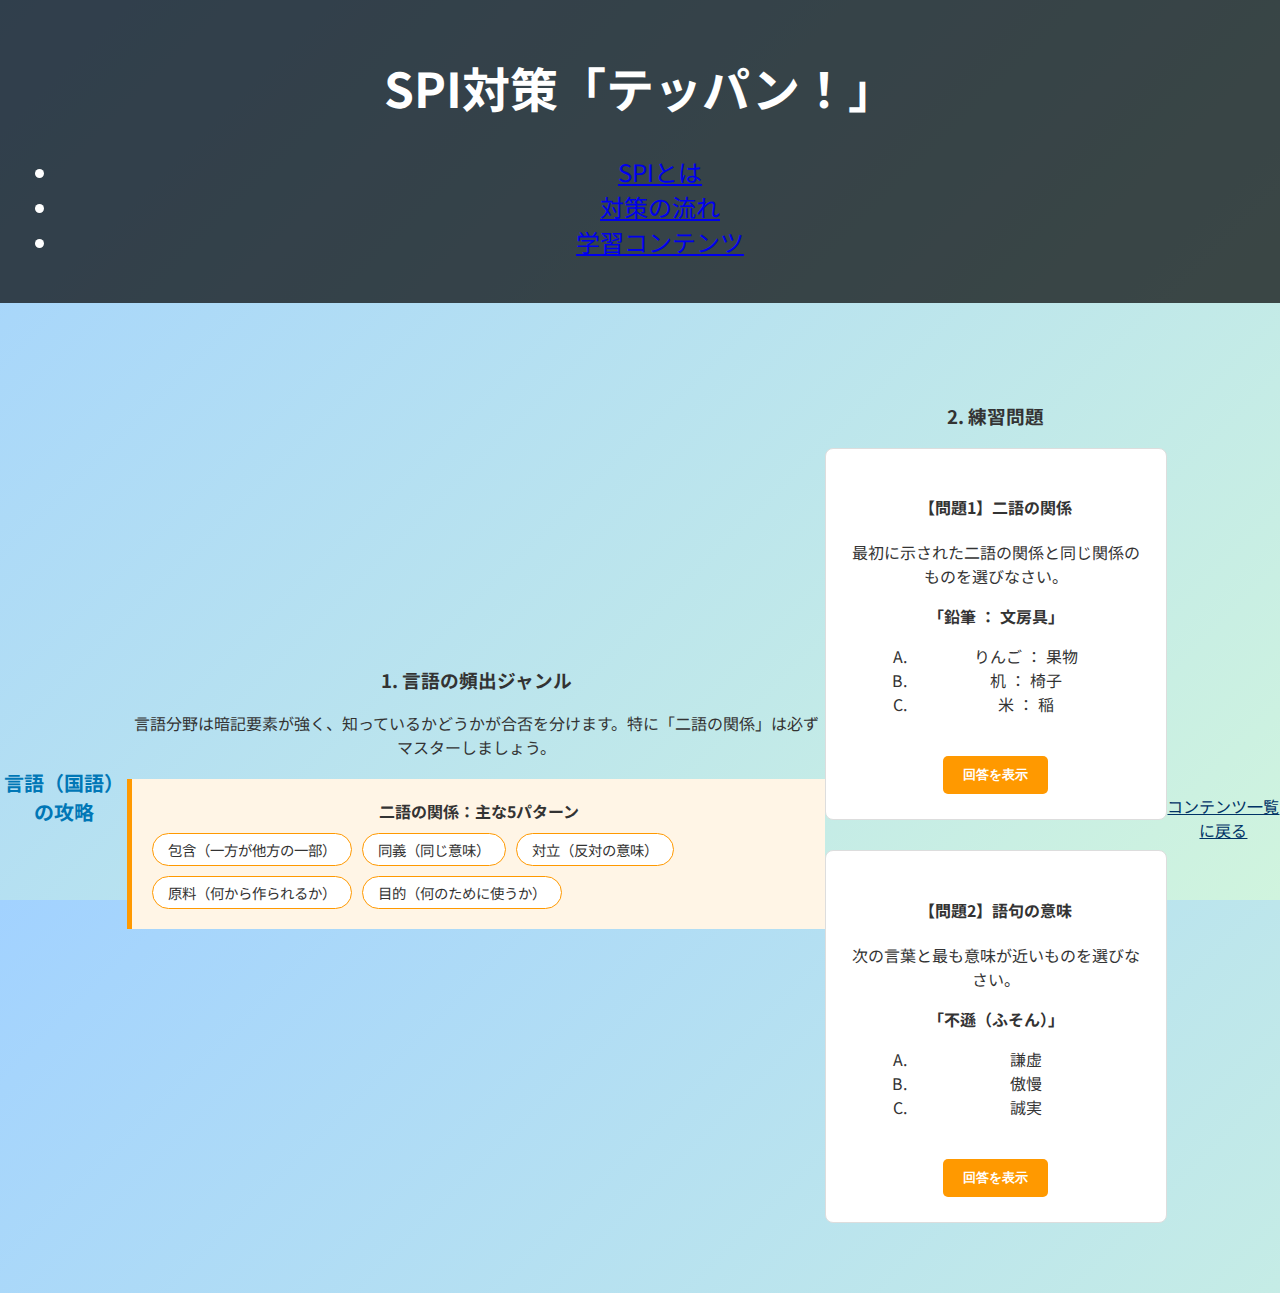
<file: gengo.html>
<!DOCTYPE html>
<html lang="ja">
<head>
    <meta charset="UTF-8">
    <meta name="viewport" content="width=device-width, initial-scale=1.0">
    <title>言語の攻略 - SPI対策「テッパン！」</title>
    <link rel="stylesheet" href="style.css">
    <style>
        .strategy-box {
            background: #fff5e6;
            border-left: 5px solid #ff9900;
            padding: 20px;
            margin: 20px 0;
        }
        .pattern-list {
            display: flex;
            flex-wrap: wrap;
            gap: 10px;
            margin-top: 10px;
        }
        .pattern-item {
            background: #fff;
            border: 1px solid #ff9900;
            padding: 5px 15px;
            border-radius: 20px;
            font-size: 0.9rem;
        }
        .practice-card {
            background: #fff;
            border: 1px solid #ddd;
            border-radius: 8px;
            padding: 25px;
            margin-bottom: 30px;
        }
        .answer-box {
            display: none;
            background: #fdfdfd;
            padding: 15px;
            margin-top: 15px;
            border-radius: 5px;
            border: 1px dashed #ff9900;
        }
        .btn-check {
            background: #ff9900;
            color: #fff;
            border: none;
            padding: 10px 20px;
            cursor: pointer;
            border-radius: 5px;
            font-weight: bold;
        }
    </style>
</head>
<body>

    <header>
        <div class="container">
            <h1 class="logo"><a href="index.html" style="text-decoration:none; color:inherit;">SPI対策「テッパン！」</a></h1>
            <nav>
                <ul>
                    <li><a href="about.html">SPIとは</a></li>
                    <li><a href="steps.html">対策の流れ</a></li>
                    <li><a href="contents.html">学習コンテンツ</a></li>
                </ul>
            </nav>
        </div>
    </header>

    <main class="container" style="padding: 40px 0;">
        <h2 class="section-title">言語（国語）の攻略</h2>

        <section>
            <h3>1. 言語の頻出ジャンル</h3>
            <p>言語分野は暗記要素が強く、知っているかどうかが合否を分けます。特に「二語の関係」は必ずマスターしましょう。</p>
            
            <div class="strategy-box">
                <strong>二語の関係：主な5パターン</strong>
                <div class="pattern-list">
                    <span class="pattern-item">包含（一方が他方の一部）</span>
                    <span class="pattern-item">同義（同じ意味）</span>
                    <span class="pattern-item">対立（反対の意味）</span>
                    <span class="pattern-item">原料（何から作られるか）</span>
                    <span class="pattern-item">目的（何のために使うか）</span>
                </div>
            </div>
            
            
        </section>

        <section style="margin-top: 40px;">
            <h3>2. 練習問題</h3>
            
            <div class="practice-card">
                <h4>【問題1】二語の関係</h4>
                <p>最初に示された二語の関係と同じ関係のものを選びなさい。</p>
                <p><strong>「鉛筆 ： 文房具」</strong></p>
                <ol type="A" style="margin-left: 20px;">
                    <li>りんご ： 果物</li>
                    <li>机 ： 椅子</li>
                    <li>米 ： 稲</li>
                </ol>
                <br>
                <button class="btn-check" onclick="toggleAnswer('ans1')">回答を表示</button>
                <div id="ans1" class="answer-box">
                    <strong>正解：A（包含関係）</strong><br>
                    解説：鉛筆は文房具というカテゴリーの一部です。同様に、りんごは果物というカテゴリーの一部であるためAが正解です。
                </div>
            </div>

            <div class="practice-card">
                <h4>【問題2】語句の意味</h4>
                <p>次の言葉と最も意味が近いものを選びなさい。</p>
                <p><strong>「不遜（ふそん）」</strong></p>
                <ol type="A" style="margin-left: 20px;">
                    <li>謙虚</li>
                    <li>傲慢</li>
                    <li>誠実</li>
                </ol>
                <br>
                <button class="btn-check" onclick="toggleAnswer('ans2')">回答を表示</button>
                <div id="ans2" class="answer-box">
                    <strong>正解：B（傲慢）</strong><br>
                    解説：「不遜」は、思い上がっていて、相手を見下すような態度を指します。反対の意味は「謙虚」です。
                </div>
            </div>
        </section>

        <div style="text-align: center; margin-top: 40px;">
            <a href="contents.html" class="btn btn-secondary" style="color:#003366; border-color:#003366;">コンテンツ一覧に戻る</a>
        </div>
    </main>

    <script>
        function toggleAnswer(id) {
            const ans = document.getElementById(id);
            ans.style.display = (ans.style.display === "block") ? "none" : "block";
        }
    </script>

</body>
</html>
</file>
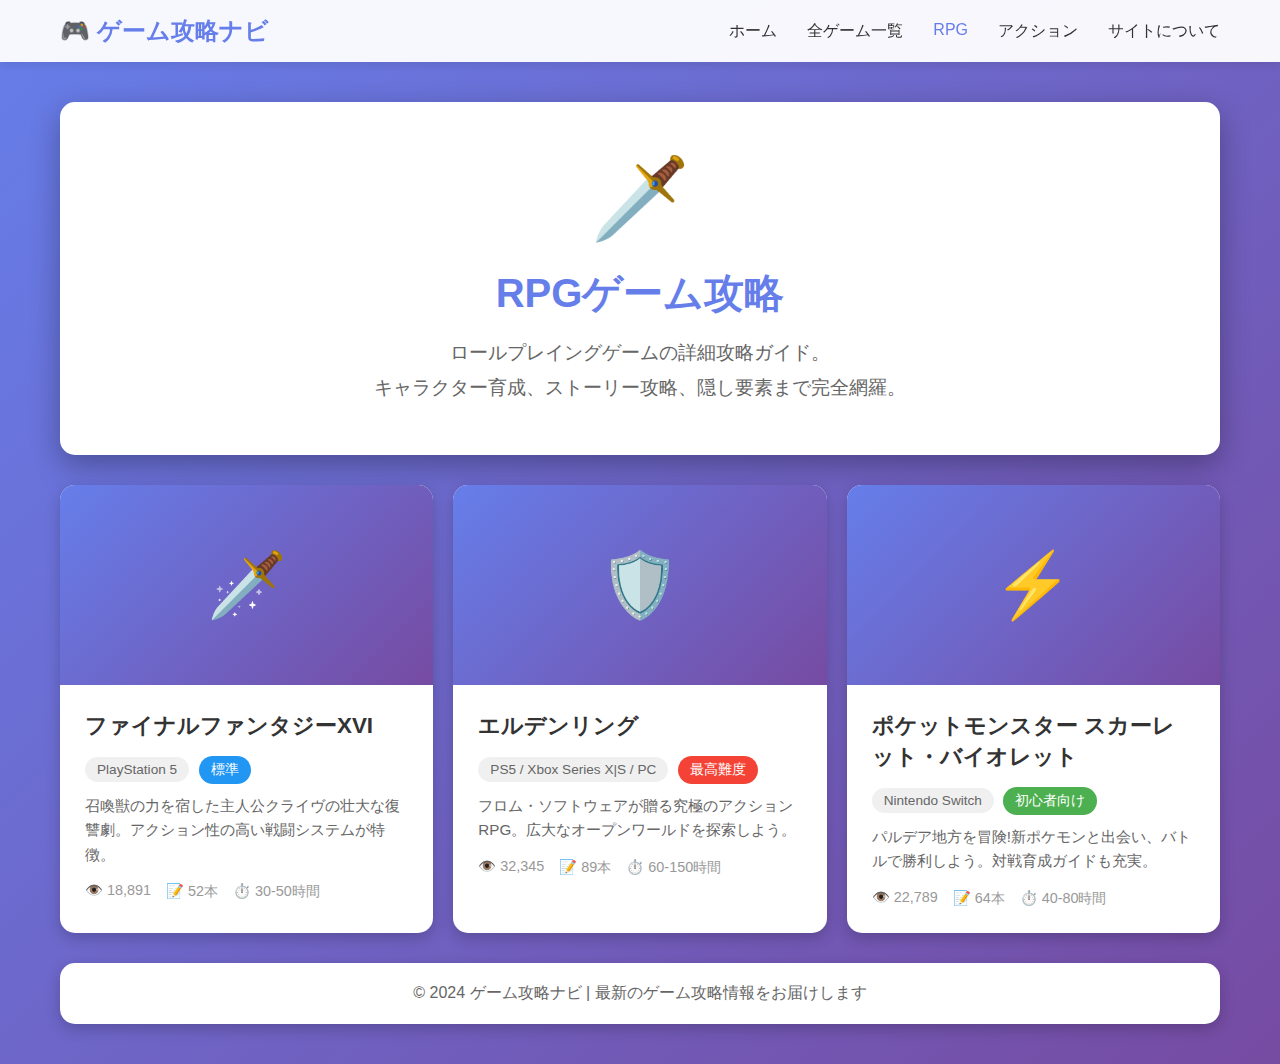
<file: rpg.html>
<!DOCTYPE html>
<html lang="ja">
<head>
    <meta charset="UTF-8">
    <meta name="viewport" content="width=device-width, initial-scale=1.0">
    <title>RPGゲーム攻略 - ゲーム攻略ナビ</title>
    <style>
        * {
            margin: 0;
            padding: 0;
            box-sizing: border-box;
        }

        body {
            font-family: 'Hiragino Kaku Gothic Pro', 'ヒラギノ角ゴ Pro W3', 'Meiryo', 'メイリオ', sans-serif;
            background: linear-gradient(135deg, #667eea 0%, #764ba2 100%);
            min-height: 100vh;
        }

        nav {
            background: rgba(255, 255, 255, 0.95);
            box-shadow: 0 2px 10px rgba(0,0,0,0.1);
            position: sticky;
            top: 0;
            z-index: 1000;
        }

        .nav-container {
            max-width: 1200px;
            margin: 0 auto;
            display: flex;
            justify-content: space-between;
            align-items: center;
            padding: 15px 20px;
        }

        .logo {
            font-size: 1.5em;
            font-weight: bold;
            color: #667eea;
            text-decoration: none;
        }

        .nav-menu {
            display: flex;
            gap: 30px;
            list-style: none;
        }

        .nav-menu a {
            text-decoration: none;
            color: #333;
            font-weight: 500;
            transition: color 0.3s;
        }

        .nav-menu a:hover,
        .nav-menu a.active {
            color: #667eea;
        }

        .container {
            max-width: 1200px;
            margin: 0 auto;
            padding: 40px 20px;
        }

        .category-header {
            background: white;
            padding: 50px 40px;
            border-radius: 15px;
            box-shadow: 0 10px 30px rgba(0,0,0,0.3);
            margin-bottom: 30px;
            text-align: center;
        }

        .category-header .icon {
            font-size: 5em;
            margin-bottom: 20px;
        }

        .category-header h1 {
            color: #667eea;
            font-size: 2.5em;
            margin-bottom: 15px;
        }

        .category-header p {
            color: #666;
            font-size: 1.2em;
            line-height: 1.8;
        }

        .games-grid {
            display: grid;
            grid-template-columns: repeat(auto-fill, minmax(300px, 1fr));
            gap: 20px;
            margin-bottom: 30px;
        }

        .game-card {
            background: white;
            border-radius: 15px;
            overflow: hidden;
            box-shadow: 0 5px 15px rgba(0,0,0,0.2);
            transition: transform 0.3s, box-shadow 0.3s;
            cursor: pointer;
            text-decoration: none;
            display: block;
        }

        .game-card:hover {
            transform: translateY(-5px);
            box-shadow: 0 10px 25px rgba(0,0,0,0.3);
        }

        .game-image {
            width: 100%;
            height: 200px;
            background: linear-gradient(135deg, #667eea 0%, #764ba2 100%);
            display: flex;
            align-items: center;
            justify-content: center;
            font-size: 4em;
            color: white;
        }

        .game-content {
            padding: 25px;
        }

        .game-title {
            font-size: 1.4em;
            color: #333;
            margin-bottom: 15px;
            font-weight: bold;
        }

        .game-platform {
            display: inline-block;
            padding: 5px 12px;
            background: #f0f0f0;
            border-radius: 15px;
            font-size: 0.85em;
            color: #666;
            margin-bottom: 10px;
            margin-right: 5px;
        }

        .difficulty-badge {
            display: inline-block;
            padding: 5px 12px;
            border-radius: 15px;
            font-size: 0.85em;
            margin-bottom: 10px;
        }

        .difficulty-easy { background: #4caf50; color: white; }
        .difficulty-normal { background: #2196f3; color: white; }
        .difficulty-hard { background: #ff9800; color: white; }
        .difficulty-very-hard { background: #f44336; color: white; }

        .game-desc {
            color: #666;
            font-size: 0.95em;
            line-height: 1.6;
            margin-bottom: 15px;
        }

        .game-stats {
            display: flex;
            gap: 15px;
            font-size: 0.9em;
            color: #999;
        }

        footer {
            background: white;
            padding: 20px;
            border-radius: 15px;
            text-align: center;
            color: #666;
            box-shadow: 0 5px 15px rgba(0,0,0,0.2);
        }

        @media (max-width: 768px) {
            .nav-menu {
                display: none;
            }

            .games-grid {
                grid-template-columns: 1fr;
            }
        }
    </style>
</head>
<body>
    <nav>
        <div class="nav-container">
            <a href="index.html" class="logo">🎮 ゲーム攻略ナビ</a>
            <ul class="nav-menu">
                <li><a href="index.html">ホーム</a></li>
                <li><a href="all-games.html">全ゲーム一覧</a></li>
                <li><a href="rpg.html" class="active">RPG</a></li>
                <li><a href="action.html">アクション</a></li>
                <li><a href="about.html">サイトについて</a></li>
            </ul>
        </div>
    </nav>

    <div class="container">
        <div class="category-header">
            <div class="icon">🗡️</div>
            <h1>RPGゲーム攻略</h1>
            <p>ロールプレイングゲームの詳細攻略ガイド。<br>キャラクター育成、ストーリー攻略、隠し要素まで完全網羅。</p>
        </div>

        <div class="games-grid" id="gamesGrid"></div>

        <footer>
            <p>&copy; 2024 ゲーム攻略ナビ | 最新のゲーム攻略情報をお届けします</p>
        </footer>
    </div>

    <script>
        const rpgGames = [
            {
                id: 'ff16',
                title: 'ファイナルファンタジーXVI',
                platform: 'PlayStation 5',
                difficulty: 'normal',
                icon: '🗡️',
                description: '召喚獣の力を宿した主人公クライヴの壮大な復讐劇。アクション性の高い戦闘システムが特徴。',
                views: '18,891',
                guides: '52',
                playtime: '30-50時間'
            },
            {
                id: 'elden',
                title: 'エルデンリング',
                platform: 'PS5 / Xbox Series X|S / PC',
                difficulty: 'very-hard',
                icon: '🛡️',
                description: 'フロム・ソフトウェアが贈る究極のアクションRPG。広大なオープンワールドを探索しよう。',
                views: '32,345',
                guides: '89',
                playtime: '60-150時間'
            },
            {
                id: 'pokemon',
                title: 'ポケットモンスター スカーレット・バイオレット',
                platform: 'Nintendo Switch',
                difficulty: 'easy',
                icon: '⚡',
                description: 'パルデア地方を冒険!新ポケモンと出会い、バトルで勝利しよう。対戦育成ガイドも充実。',
                views: '22,789',
                guides: '64',
                playtime: '40-80時間'
            }
        ];

        const difficultyClass = {
            'easy': 'difficulty-easy',
            'normal': 'difficulty-normal',
            'hard': 'difficulty-hard',
            'very-hard': 'difficulty-very-hard'
        };

        const difficultyText = {
            'easy': '初心者向け',
            'normal': '標準',
            'hard': '高難度',
            'very-hard': '最高難度'
        };

        function displayGames() {
            const grid = document.getElementById('gamesGrid');
            grid.innerHTML = rpgGames.map(game => `
                <a href="game-detail.html?game=${game.id}" class="game-card">
                    <div class="game-image">${game.icon}</div>
                    <div class="game-content">
                        <h2 class="game-title">${game.title}</h2>
                        <span class="game-platform">${game.platform}</span>
                        <span class="difficulty-badge ${difficultyClass[game.difficulty]}">${difficultyText[game.difficulty]}</span>
                        <p class="game-desc">${game.description}</p>
                        <div class="game-stats">
                            <span>👁️ ${game.views}</span>
                            <span>📝 ${game.guides}本</span>
                            <span>⏱️ ${game.playtime}</span>
                        </div>
                    </div>
                </a>
            `).join('');
        }

        displayGames();
    </script>
</body>
</html>
</file>
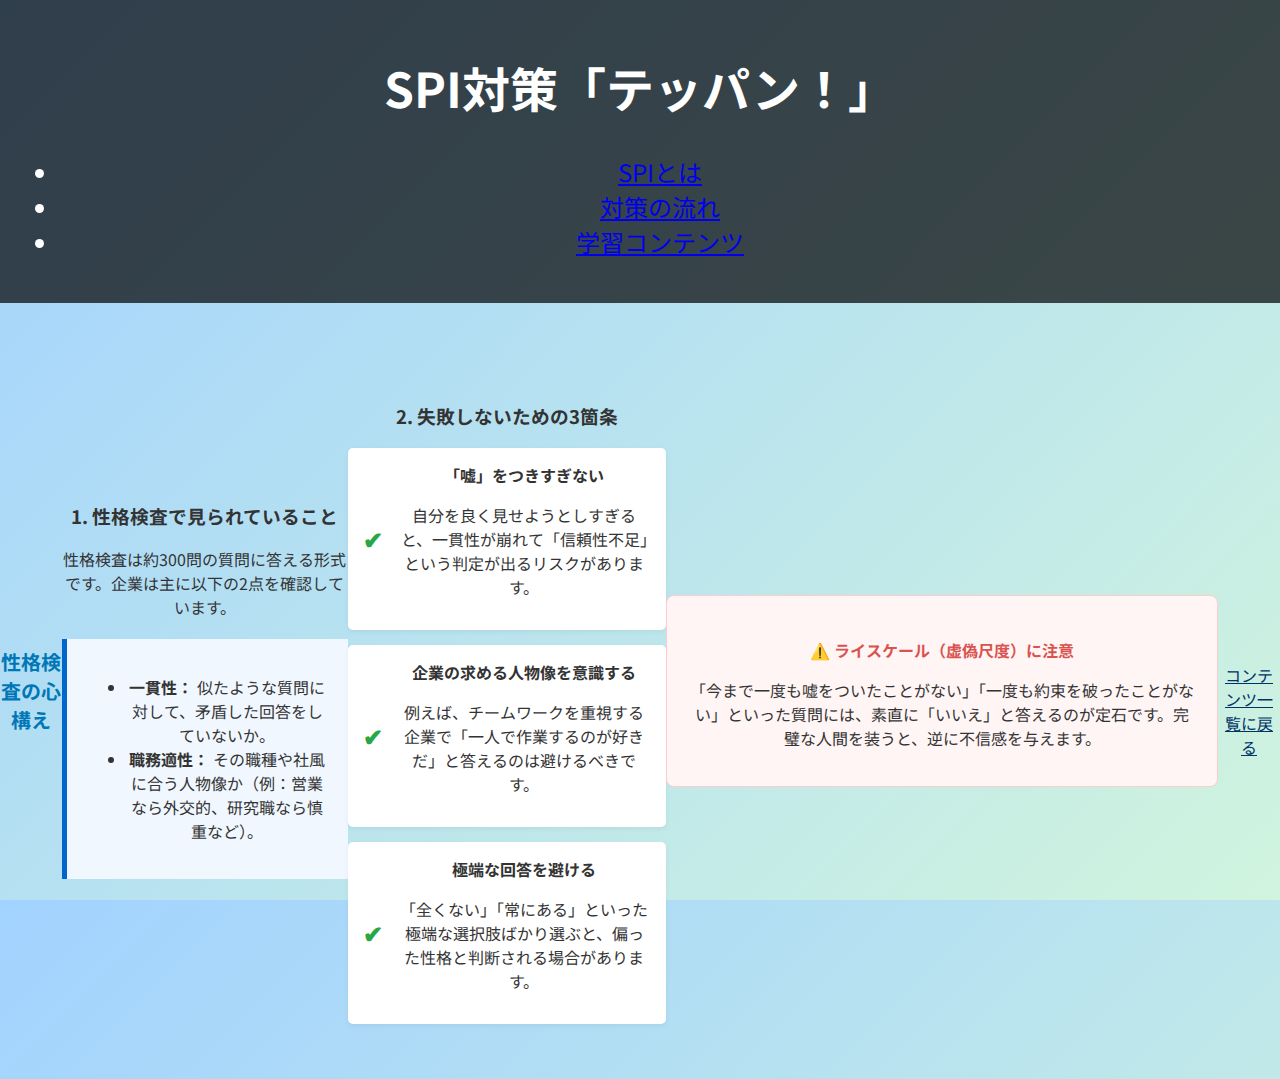
<file: seikaku.html>
<!DOCTYPE html>
<html lang="ja">
<head>
    <meta charset="UTF-8">
    <meta name="viewport" content="width=device-width, initial-scale=1.0">
    <title>性格検査の対策 - SPI対策「テッパン！」</title>
    <link rel="stylesheet" href="style.css">
    <style>
        .point-box {
            background: #f0f7ff;
            border-left: 5px solid #0066cc;
            padding: 20px;
            margin: 20px 0;
        }
        .caution-box {
            background: #fff5f5;
            border: 1px solid #ffcccc;
            padding: 20px;
            border-radius: 8px;
            margin: 20px 0;
        }
        .check-item {
            display: flex;
            align-items: center;
            margin-bottom: 15px;
            background: #fff;
            padding: 15px;
            border-radius: 5px;
            box-shadow: 0 2px 5px rgba(0,0,0,0.05);
        }
        .check-icon {
            color: #28a745;
            font-size: 1.5rem;
            margin-right: 15px;
            font-weight: bold;
        }
    </style>
</head>
<body>

    <header>
        <div class="container">
            <h1 class="logo"><a href="index.html" style="text-decoration:none; color:inherit;">SPI対策「テッパン！」</a></h1>
            <nav>
                <ul>
                    <li><a href="about.html">SPIとは</a></li>
                    <li><a href="steps.html">対策の流れ</a></li>
                    <li><a href="contents.html">学習コンテンツ</a></li>
                </ul>
            </nav>
        </div>
    </header>

    <main class="container" style="padding: 40px 0;">
        <h2 class="section-title">性格検査の心構え</h2>

        <section>
            <h3>1. 性格検査で見られていること</h3>
            <p>性格検査は約300問の質問に答える形式です。企業は主に以下の2点を確認しています。</p>
            
            <div class="point-box">
                <ul>
                    <li><strong>一貫性：</strong> 似たような質問に対して、矛盾した回答をしていないか。</li>
                    <li><strong>職務適性：</strong> その職種や社風に合う人物像か（例：営業なら外交的、研究職なら慎重など）。</li>
                </ul>
            </div>
            
            
        </section>

        <section style="margin-top: 40px;">
            <h3>2. 失敗しないための3箇条</h3>
            
            <div class="check-item">
                <span class="check-icon">✔</span>
                <div>
                    <strong>「嘘」をつきすぎない</strong>
                    <p>自分を良く見せようとしすぎると、一貫性が崩れて「信頼性不足」という判定が出るリスクがあります。</p>
                </div>
            </div>

            <div class="check-item">
                <span class="check-icon">✔</span>
                <div>
                    <strong>企業の求める人物像を意識する</strong>
                    <p>例えば、チームワークを重視する企業で「一人で作業するのが好きだ」と答えるのは避けるべきです。</p>
                </div>
            </div>

            <div class="check-item">
                <span class="check-icon">✔</span>
                <div>
                    <strong>極端な回答を避ける</strong>
                    <p>「全くない」「常にある」といった極端な選択肢ばかり選ぶと、偏った性格と判断される場合があります。</p>
                </div>
            </div>
        </section>

        <section class="caution-box">
            <h4 style="color: #d9534f; margin-bottom: 10px;">⚠️ ライスケール（虚偽尺度）に注意</h4>
            <p>「今まで一度も嘘をついたことがない」「一度も約束を破ったことがない」といった質問には、素直に「いいえ」と答えるのが定石です。完璧な人間を装うと、逆に不信感を与えます。</p>
        </section>

        <div style="text-align: center; margin-top: 40px;">
            <a href="contents.html" class="btn btn-secondary" style="color:#003366; border-color:#003366;">コンテンツ一覧に戻る</a>
        </div>
    </main>

</body>
</html>
</file>
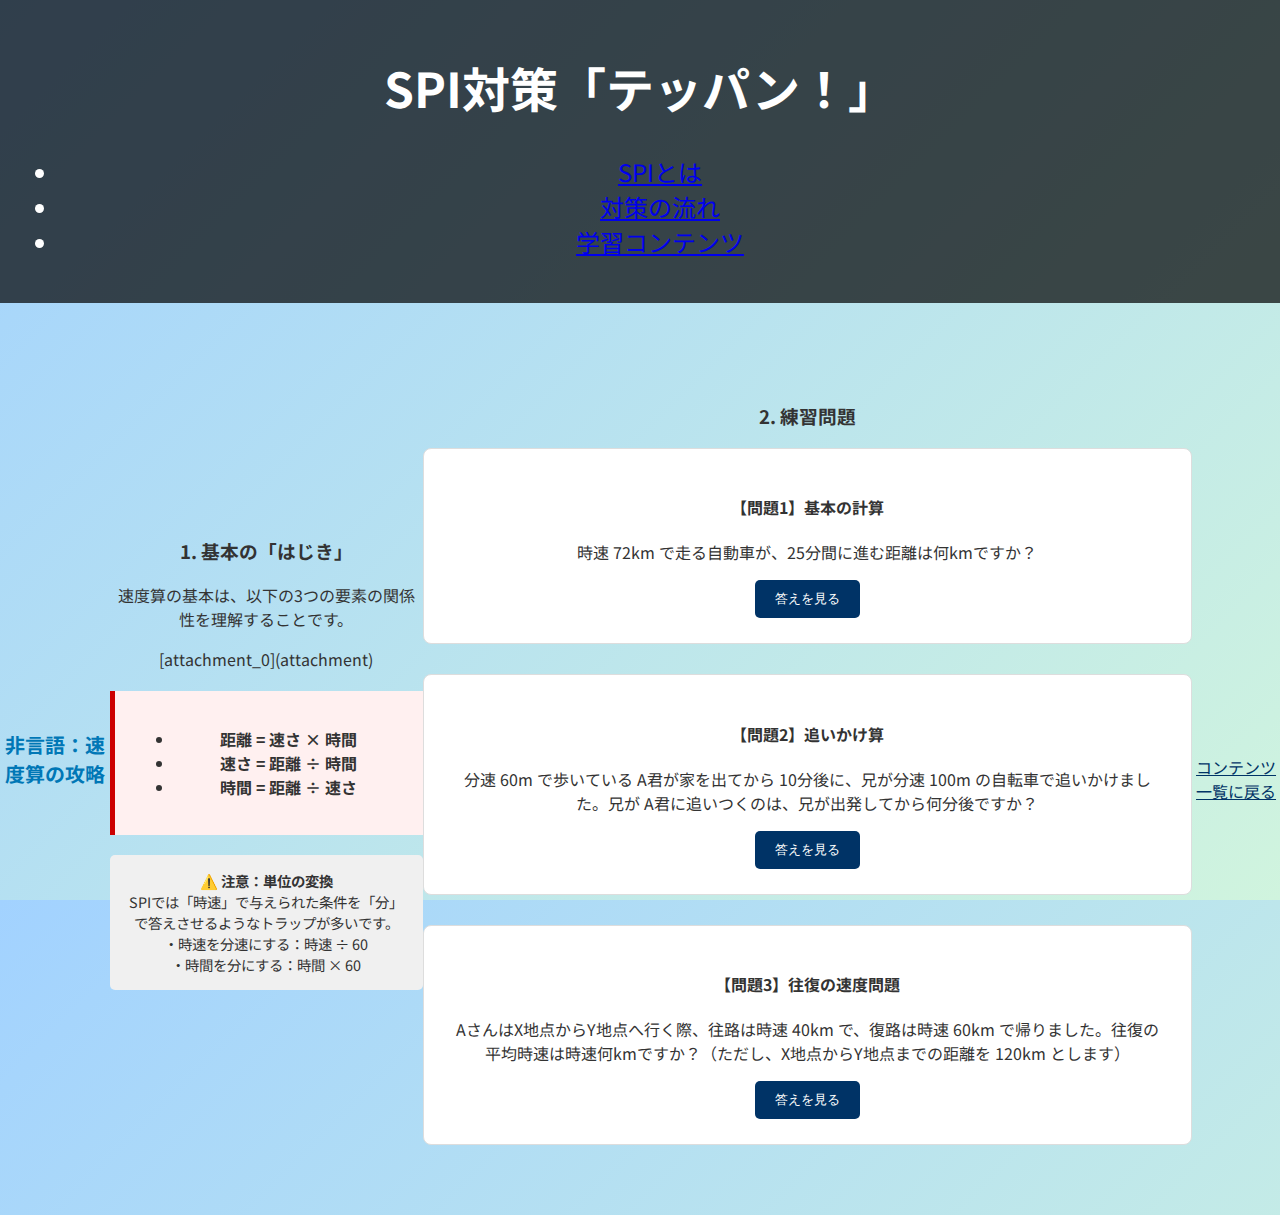
<file: sokudo.html>
<!DOCTYPE html>
<html lang="ja">
<head>
    <meta charset="UTF-8">
    <meta name="viewport" content="width=device-width, initial-scale=1.0">
    <title>速度算の攻略 - SPI対策「テッパン！」</title>
    <link rel="stylesheet" href="style.css">
    <style>
        .formula-box {
            background: #fff0f0;
            border-left: 5px solid #cc0000;
            padding: 20px;
            margin: 20px 0;
        }
        .unit-conversion {
            background: #f0f0f0;
            padding: 15px;
            border-radius: 5px;
            margin: 10px 0;
            font-size: 0.9rem;
        }
        .practice-card {
            background: #fff;
            border: 1px solid #ddd;
            border-radius: 8px;
            padding: 25px;
            margin-bottom: 30px;
        }
        .answer-box {
            display: none;
            background: #fff9e6;
            padding: 15px;
            margin-top: 15px;
            border-radius: 5px;
            border: 1px dashed #ffcc00;
        }
        .btn-check {
            background: #003366;
            color: #fff;
            border: none;
            padding: 10px 20px;
            cursor: pointer;
            border-radius: 5px;
        }
        .highlight {
            color: #cc0000;
            font-weight: bold;
        }
    </style>
</head>
<body>

    <header>
        <div class="container">
            <h1 class="logo"><a href="index.html" style="text-decoration:none; color:inherit;">SPI対策「テッパン！」</a></h1>
            <nav>
                <ul>
                    <li><a href="about.html">SPIとは</a></li>
                    <li><a href="steps.html">対策の流れ</a></li>
                    <li><a href="contents.html">学習コンテンツ</a></li>
                </ul>
            </nav>
        </div>
    </header>

    <main class="container" style="padding: 40px 0;">
        <h2 class="section-title">非言語：速度算の攻略</h2>

        <section>
            <h3>1. 基本の「はじき」</h3>
            <p>速度算の基本は、以下の3つの要素の関係性を理解することです。</p>
            
            [attachment_0](attachment)

            <div class="formula-box">
                <ul>
                    <li><strong>距離 = 速さ × 時間</strong></li>
                    <li><strong>速さ = 距離 ÷ 時間</strong></li>
                    <li><strong>時間 = 距離 ÷ 速さ</strong></li>
                </ul>
            </div>

            <div class="unit-conversion">
                <strong>⚠️ 注意：単位の変換</strong><br>
                SPIでは「時速」で与えられた条件を「分」で答えさせるようなトラップが多いです。<br>
                ・時速を分速にする：時速 ÷ 60<br>
                ・時間を分にする：時間 × 60
            </div>
            </div>
            </div>
        </section>

        <section style="margin-top: 40px;">
            <h3>2. 練習問題</h3>
            
            <div class="practice-card">
                <h4>【問題1】基本の計算</h4>
                <p>時速 72km で走る自動車が、25分間に進む距離は何kmですか？</p>
                <button class="btn-check" onclick="toggleAnswer('ans1')">答えを見る</button>
                <div id="ans1" class="answer-box">
                    <strong>正解：30km</strong><br>
                    解説：<br>
                    1. 単位を合わせます：時速を分速に直します: $72 \div 60 = 1.2$ km/分<br>
                    2. 距離を計算します: $1.2 \times 25 = 30$ km
                </div>
            </div>

            <div class="practice-card">
                <h4>【問題2】追いかけ算</h4>
                <p>分速 60m で歩いている A君が家を出てから 10分後に、兄が分速 100m の自転車で追いかけました。兄が A君に追いつくのは、兄が出発してから何分後ですか？</p>
                <button class="btn-check" onclick="toggleAnswer('ans2')">答えを見る</button>
                <div id="ans2" class="answer-box">
                    <strong>正解：15分後</strong><br>
                    解説：<br>
                    1. A君の10分間の先行距離を計算します: $60 \times 10 = 600$ m<br>
                    2. 兄とA君の速度差を計算します: $100 - 60 = 40$ m/分<br>
                    3. 追いつく時間を計算します: $600 \div 40 = 15$ 分
                </div>
            </div>

            <div class="practice-card">
                <h4>【問題3】往復の速度問題</h4>
                <p>AさんはX地点からY地点へ行く際、往路は時速 40km で、復路は時速 60km で帰りました。往復の平均時速は時速何kmですか？（ただし、X地点からY地点までの距離を 120km とします）</p>
                <button class="btn-check" onclick="toggleAnswer('ans3')">答えを見る</button>
                <div id="ans3" class="answer-box">
                    <strong>正解：時速48km</strong><br>
                    解説：<br>
                    1. 往路の時間を計算します：$120 \div 40 = 3時間$<br>
                    2. 復路の時間を計算します：$120 \div 60 = 2時間$<br>
                    3. 往復の平均時速を計算します：総距離を総時間でわることで求めます。<br>
                    $$\frac{120 + 120}{3 + 2} = \frac{240}{5} = 48$$ km/h<br>
                    ※重要：往路と復路の時速をそのまま足して割ったものは、単なる数値の平均です。往復の平均時速を求めるには、必ず「総距離」「総時間」を使いましょう。
                </div>
                </div>
            </div>
        </section>

        <div style="text-align: center; margin-top: 40px;">
            <a href="contents.html" class="btn btn-secondary" style="color:#003366; border-color:#003366;">コンテンツ一覧に戻る</a>
        </div>
    </main>

    <script>
        function toggleAnswer(id) {
            const ans = document.getElementById(id);
            ans.style.display = (ans.style.display === "block") ? "none" : "block";
        }
    </script>

</body>
</html>
</file>
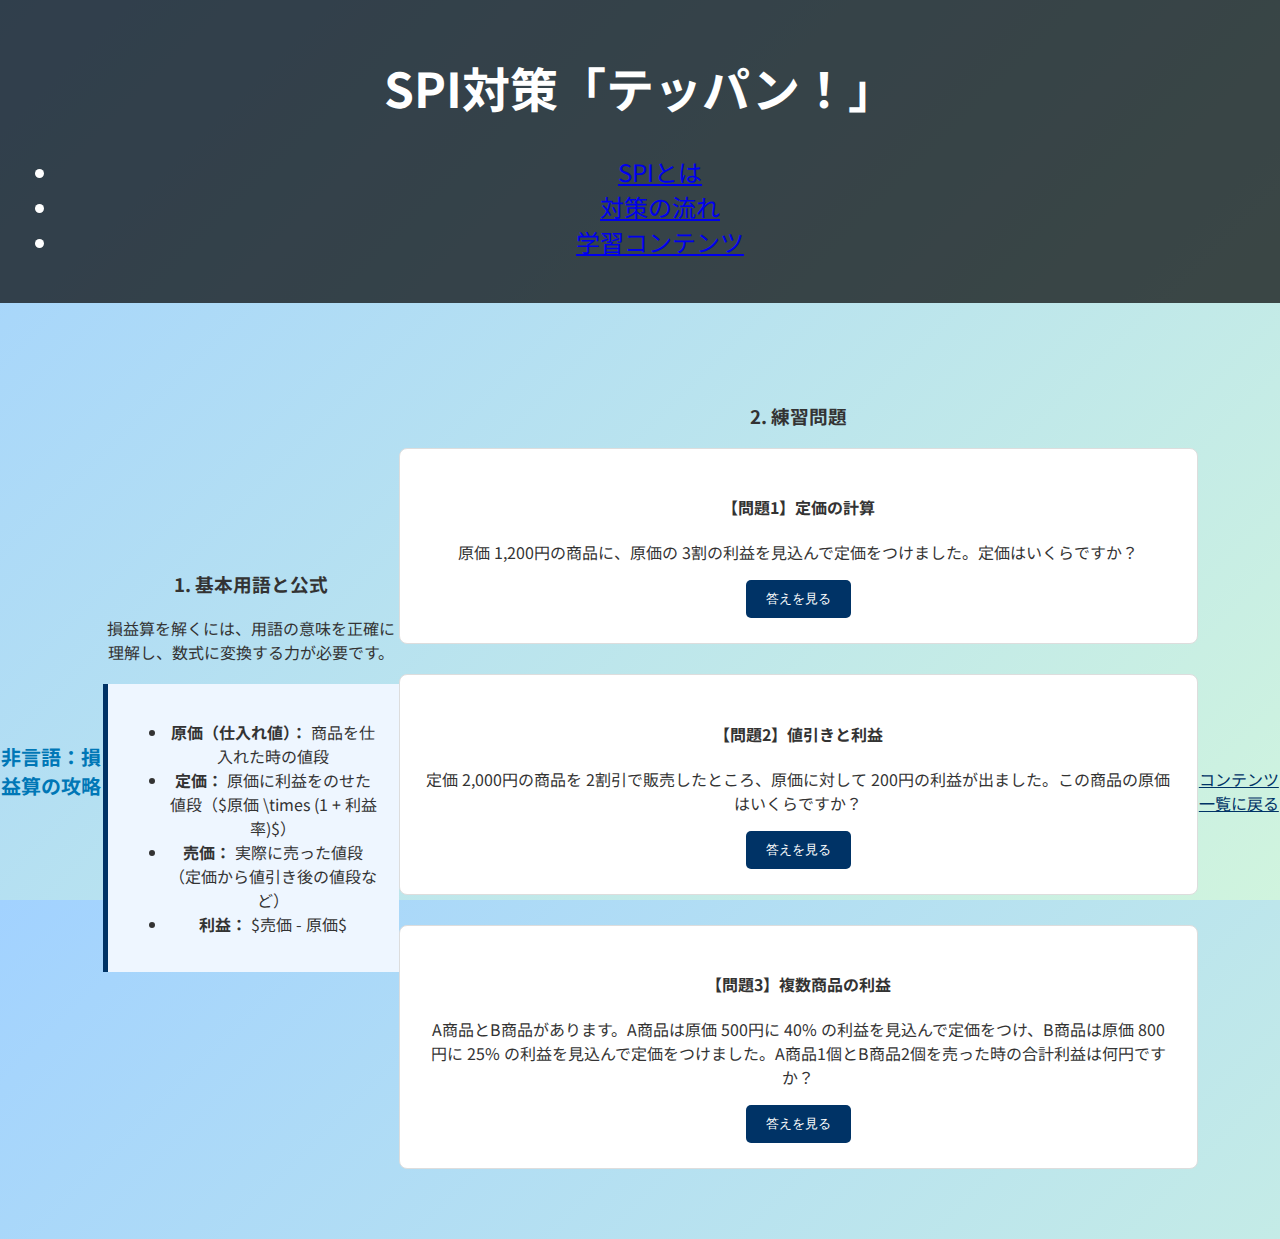
<file: son-eki.html>
<!DOCTYPE html>
<html lang="ja">
<head>
    <meta charset="UTF-8">
    <meta name="viewport" content="width=device-width, initial-scale=1.0">
    <title>損益算の攻略 - SPI対策「テッパン！」</title>
    <link rel="stylesheet" href="style.css">
    <style>
        .formula-box {
            background: #eef6ff;
            border-left: 5px solid #003366;
            padding: 20px;
            margin: 20px 0;
        }
        .practice-card {
            background: #fff;
            border: 1px solid #ddd;
            border-radius: 8px;
            padding: 25px;
            margin-bottom: 30px;
        }
        .answer-box {
            display: none; /* 初期状態は非表示 */
            background: #fff9e6;
            padding: 15px;
            margin-top: 15px;
            border-radius: 5px;
            border: 1px dashed #ffcc00;
        }
        .btn-check {
            background: #003366;
            color: #fff;
            border: none;
            padding: 10px 20px;
            cursor: pointer;
            border-radius: 5px;
        }
    </style>
</head>
<body>

    <header>
        <div class="container">
            <h1 class="logo"><a href="index.html" style="text-decoration:none; color:inherit;">SPI対策「テッパン！」</a></h1>
            <nav>
                <ul>
                    <li><a href="about.html">SPIとは</a></li>
                    <li><a href="steps.html">対策の流れ</a></li>
                    <li><a href="contents.html">学習コンテンツ</a></li>
                </ul>
            </nav>
        </div>
    </header>

    <main class="container" style="padding: 40px 0;">
        <h2 class="section-title">非言語：損益算の攻略</h2>

        <section>
            <h3>1. 基本用語と公式</h3>
            <p>損益算を解くには、用語の意味を正確に理解し、数式に変換する力が必要です。</p>
            
            <div class="formula-box">
                <ul>
                    <li><strong>原価（仕入れ値）：</strong> 商品を仕入れた時の値段</li>
                    <li><strong>定価：</strong> 原価に利益をのせた値段（$原価 \times (1 + 利益率)$）</li>
                    <li><strong>売価：</strong> 実際に売った値段（定価から値引き後の値段など）</li>
                    <li><strong>利益：</strong> $売価 - 原価$</li>
                </ul>
            </div>
            
        </section>

        <section style="margin-top: 40px;">
            <h3>2. 練習問題</h3>
            
            <div class="practice-card">
                <h4>【問題1】定価の計算</h4>
                <p>原価 1,200円の商品に、原価の 3割の利益を見込んで定価をつけました。定価はいくらですか？</p>
                <button class="btn-check" onclick="toggleAnswer('ans1')">答えを見る</button>
                <div id="ans1" class="answer-box">
                    <strong>正解：1,560円</strong><br>
                    解説：<br>
                    元価に利益率をかけて定価を求めます。<br>
                    $1,200 \times (1 + 0.3) = 1,200 \times 1.3 = 1,560円$
                </div>
                </div>
            </div>

            <div class="practice-card">
                <h4>【問題2】値引きと利益</h4>
                <p>定価 2,000円の商品を 2割引で販売したところ、原価に対して 200円の利益が出ました。この商品の原価はいくらですか？</p>
                <button class="btn-check" onclick="toggleAnswer('ans2')">答えを見る</button>
                <div id="ans2" class="answer-box">
                    <strong>正解：1,400円</strong><br>
                    解説：<br>
                    1. まず売価を求めます。定価2,000円を2割引を計算します: $2,000 \times (1 - 0.2) = 1,600円$<br>
                    2. 次に原価を求めます。売価から利益を引きます: $1,600 - 200 = 1,400円$
                </div>
            </div>

            <div class="practice-card">
                <h4>【問題3】複数商品の利益</h4>
                <p>A商品とB商品があります。A商品は原価 500円に 40% の利益を見込んで定価をつけ、B商品は原価 800円に 25% の利益を見込んで定価をつけました。A商品1個とB商品2個を売った時の合計利益は何円ですか？</p>
                <button class="btn-check" onclick="toggleAnswer('ans3')">答えを見る</button>
                <div id="ans3" class="answer-box">
                    <strong>正解：600円</strong><br>
                    解説：<br>
                    1. A商品1個の利益を計算します: $500 \times 40\% = 200円$<br>
                    2. B商品1個の利益を計算します: $800 \times 25\% = 200円$<br>
                    3. B商品2個の合計利益を計算します: $200 \times 2 = 400円$<br>
                    4. 合計利益は： $200 + 400 = 600円$
                </div>
            </div>
        </section>

        <div style="text-align: center; margin-top: 40px;">
            <a href="contents.html" class="btn btn-secondary" style="color:#003366; border-color:#003366;">コンテンツ一覧に戻る</a>
        </div>
    </main>

    <script>
        function toggleAnswer(id) {
            const ans = document.getElementById(id);
            if (ans.style.display === "block") {
                ans.style.display = "none";
            } else {
                ans.style.display = "block";
            }
        }
    </script>

</body>
</html>
</file>
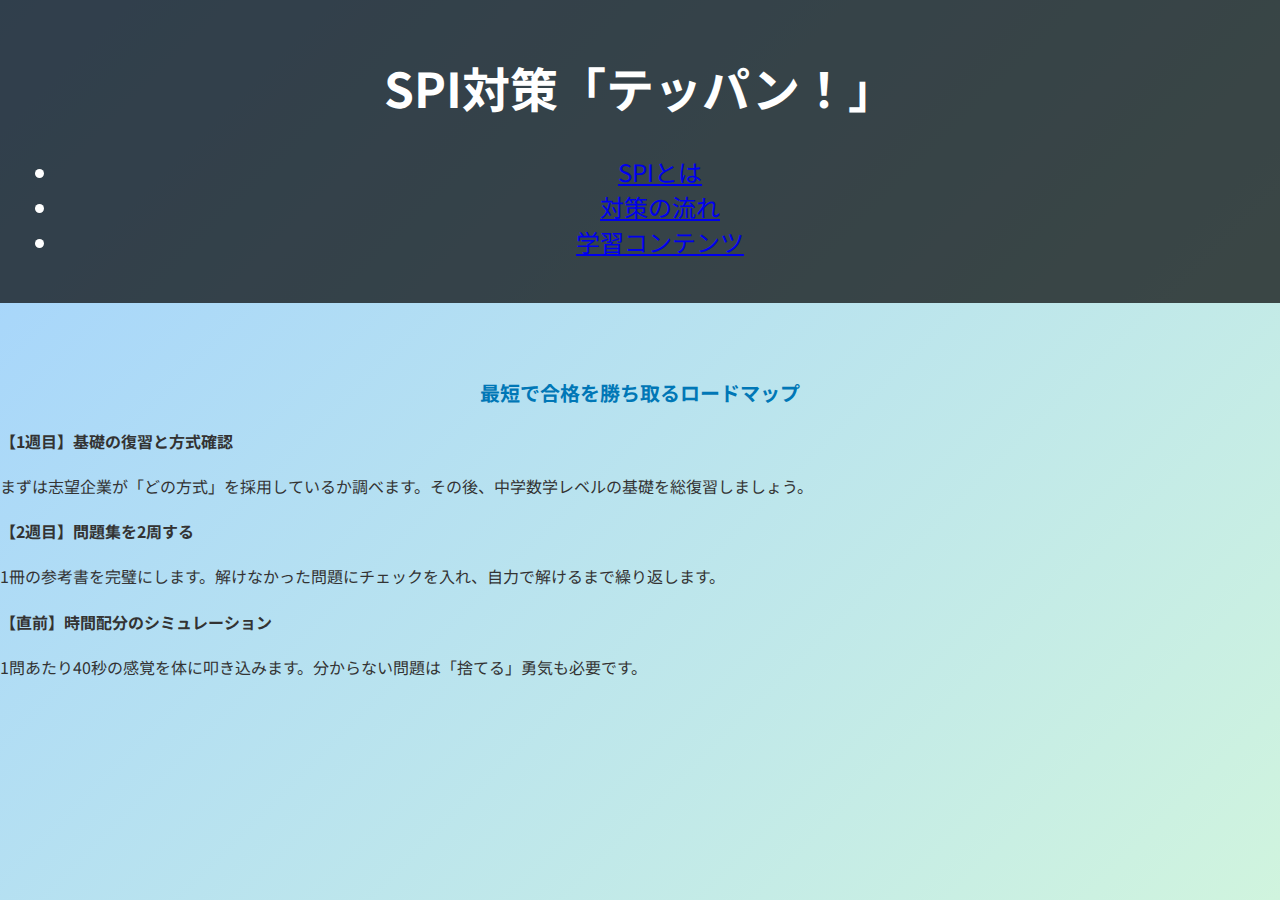
<file: steps.html>
<!DOCTYPE html>
<html lang="ja">
<head>
    <meta charset="UTF-8">
    <meta name="viewport" content="width=device-width, initial-scale=1.0">
    <title>対策の流れ - SPI対策「テッパン！」</title>
    <link rel="stylesheet" href="style.css">
</head>
<body>
    <header>
        <div class="container">
            <h1 class="logo"><a href="index.html" style="text-decoration:none; color:inherit;">SPI対策「テッパン！」</a></h1>
            <nav>
                <ul>
                    <li><a href="about.html">SPIとは</a></li>
                    <li><a href="steps.html">対策の流れ</a></li>
                    <li><a href="contents.html">学習コンテンツ</a></li>
                </ul>
            </nav>
        </div>
    </header>

    <section class="container" style="padding: 60px 0;">
        <h2 class="section-title">最短で合格を勝ち取るロードマップ</h2>
        <div class="step-card" style="text-align:left; margin-bottom:20px;">
            <h4>【1週目】基礎の復習と方式確認</h4>
            <p>まずは志望企業が「どの方式」を採用しているか調べます。その後、中学数学レベルの基礎を総復習しましょう。</p>
        </div>
        <div class="step-card" style="text-align:left; margin-bottom:20px;">
            <h4>【2週目】問題集を2周する</h4>
            <p>1冊の参考書を完璧にします。解けなかった問題にチェックを入れ、自力で解けるまで繰り返します。</p>
        </div>
        <div class="step-card" style="text-align:left;">
            <h4>【直前】時間配分のシミュレーション</h4>
            <p>1問あたり40秒の感覚を体に叩き込みます。分からない問題は「捨てる」勇気も必要です。</p>
        </div>
    </section>
</body>
</html>
</file>
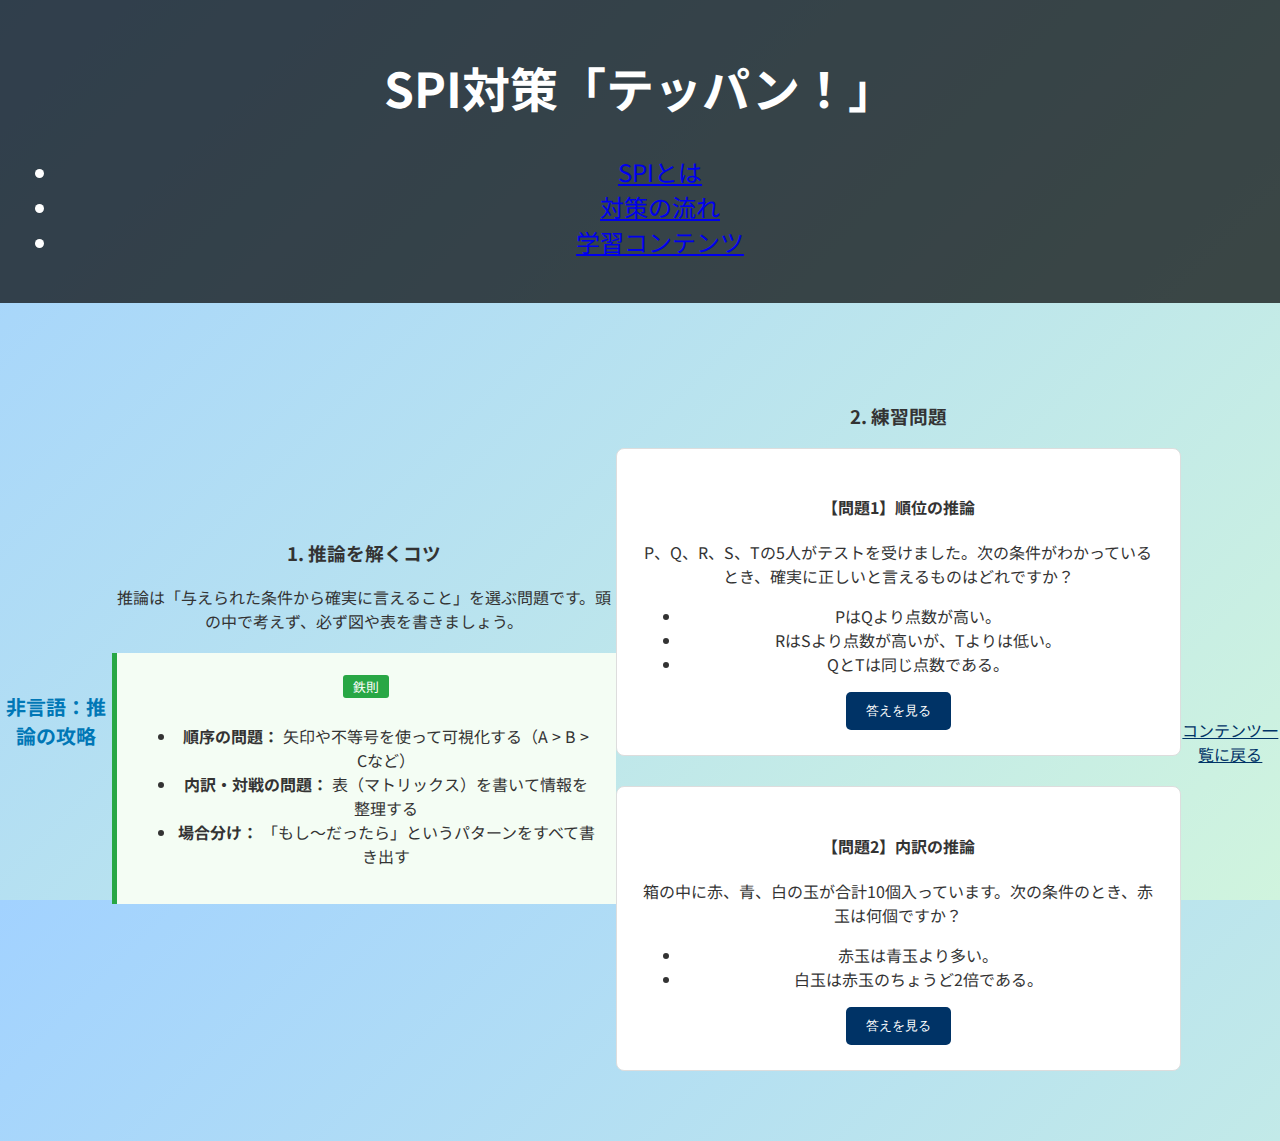
<file: suiron.html>
<!DOCTYPE html>
<html lang="ja">
<head>
    <meta charset="UTF-8">
    <meta name="viewport" content="width=device-width, initial-scale=1.0">
    <title>推論の攻略 - SPI対策「テッパン！」</title>
    <link rel="stylesheet" href="style.css">
    <style>
        .strategy-box {
            background: #f4fdf4;
            border-left: 5px solid #28a745;
            padding: 20px;
            margin: 20px 0;
        }
        .point-tag {
            display: inline-block;
            background: #28a745;
            color: #fff;
            padding: 2px 10px;
            border-radius: 3px;
            font-size: 0.8rem;
            margin-bottom: 10px;
        }
        .practice-card {
            background: #fff;
            border: 1px solid #ddd;
            border-radius: 8px;
            padding: 25px;
            margin-bottom: 30px;
        }
        .answer-box {
            display: none;
            background: #fff9e6;
            padding: 15px;
            margin-top: 15px;
            border-radius: 5px;
            border: 1px dashed #ffcc00;
        }
        .btn-check {
            background: #003366;
            color: #fff;
            border: none;
            padding: 10px 20px;
            cursor: pointer;
            border-radius: 5px;
        }
    </style>
</head>
<body>

    <header>
        <div class="container">
            <h1 class="logo"><a href="index.html" style="text-decoration:none; color:inherit;">SPI対策「テッパン！」</a></h1>
            <nav>
                <ul>
                    <li><a href="about.html">SPIとは</a></li>
                    <li><a href="steps.html">対策の流れ</a></li>
                    <li><a href="contents.html">学習コンテンツ</a></li>
                </ul>
            </nav>
        </div>
    </header>

    <main class="container" style="padding: 40px 0;">
        <h2 class="section-title">非言語：推論の攻略</h2>

        <section>
            <h3>1. 推論を解くコツ</h3>
            <p>推論は「与えられた条件から確実に言えること」を選ぶ問題です。頭の中で考えず、必ず図や表を書きましょう。</p>
            
            <div class="strategy-box">
                <span class="point-tag">鉄則</span>
                <ul>
                    <li><strong>順序の問題：</strong> 矢印や不等号を使って可視化する（A > B > Cなど）</li>
                    <li><strong>内訳・対戦の問題：</strong> 表（マトリックス）を書いて情報を整理する</li>
                    <li><strong>場合分け：</strong> 「もし〜だったら」というパターンをすべて書き出す</li>
                </ul>
            </div>
            
            
        </section>

        <section style="margin-top: 40px;">
            <h3>2. 練習問題</h3>
            
            <div class="practice-card">
                <h4>【問題1】順位の推論</h4>
                <p>P、Q、R、S、Tの5人がテストを受けました。次の条件がわかっているとき、確実に正しいと言えるものはどれですか？</p>
                <ul>
                    <li>PはQより点数が高い。</li>
                    <li>RはSより点数が高いが、Tよりは低い。</li>
                    <li>QとTは同じ点数である。</li>
                </ul>
                <button class="btn-check" onclick="toggleAnswer('ans1')">答えを見る</button>
                <div id="ans1" class="answer-box">
                    <strong>正解：PはRより点数が高い</strong><br>
                    解説：<br>
                    1. 条件を不等号で並べる：<br>
                    ・P > Q<br>
                    ・T > R > S<br>
                    ・Q = T<br>
                    2. つなげると：<strong>P > Q = T > R > S</strong> となるため、Pが最も高く、P > R も確実に正しい。
                </div>
            </div>

            <div class="practice-card">
                <h4>【問題2】内訳の推論</h4>
                <p>箱の中に赤、青、白の玉が合計10個入っています。次の条件のとき、赤玉は何個ですか？</p>
                <ul>
                    <li>赤玉は青玉より多い。</li>
                    <li>白玉は赤玉のちょうど2倍である。</li>
                </ul>
                <button class="btn-check" onclick="toggleAnswer('ans2')">答えを見る</button>
                <div id="ans2" class="answer-box">
                    <strong>正解：3個</strong><br>
                    解説：<br>
                    赤を $x$個 とすると、白は $2x$個。<br>
                    青は $10 - (x + 2x) = 10 - 3x$個。<br>
                    条件「赤 > 青」より、$x > 10 - 3x$ → $4x > 10$ → $x$ は 2.5より大きい。<br>
                    もし赤が4個なら白は8個となり合計12個でオーバー。よって赤は<strong>3個</strong>（このとき白6個、青1個）のみ成立する。
                </div>
            </div>
        </section>

        <div style="text-align: center; margin-top: 40px;">
            <a href="contents.html" class="btn btn-secondary" style="color:#003366; border-color:#003366;">コンテンツ一覧に戻る</a>
        </div>
    </main>

    <script>
        function toggleAnswer(id) {
            const ans = document.getElementById(id);
            ans.style.display = (ans.style.display === "block") ? "none" : "block";
        }
    </script>

</body>
</html>
</file>
<file: style.css>
@import url('https://fonts.googleapis.com/css2?family=Noto+Sans+JP:wght@400;700&display=swap');

/* 全体の基本スタイル */
html, body {
    height: 100%; /* ページ全体の高さを確保 */
    margin: 0; /* 余白をなくす */
    font-family: 'Noto Sans JP', sans-serif; /* 日本語フォント */
    text-align: center; /* テキストを中央揃え */
    background: linear-gradient(135deg, #a2d2ff, #d0f4de); /* 水色系のグラデーション背景 */
    color: #333; /* 文字の基本色 */
}

/* フレックスボックスでコンテンツを画面いっぱいに広げる */
body {
    display: flex;
    flex-direction: column; /* 縦方向のレイアウト */
}

/* ヘッダー部分 */
header {
    background: rgba(0, 0, 0, 0.7); /* 半透明の黒背景 */
    color: white; /* 文字色を白に */
    padding: 20px; /* 内側の余白 */
    font-size: 24px; /* 文字の大きさ */
}

/* メインコンテンツ（中央揃え） */
main {
    flex: 1; /* 残りの空間をすべて埋める */
    display: flex;
    justify-content: center; /* 水平方向の中央揃え */
    align-items: center; /* 垂直方向の中央揃え */
    padding: 20px; /* 上下左右の余白 */
}

/* プロフィールカードのデザイン */
.profile {
    background: white; /* 背景色を白に */
    padding: 20px; /* 内側の余白 */
    width: 80%; /* 横幅を80%に */
    max-width: 400px; /* 最大幅を400pxに */
    border-radius: 10px; /* 角を丸く */
    box-shadow: 0 4px 10px rgba(0, 0, 0, 0.2); /* 影をつけて立体感を出す */
    text-align: left; /* テキストを左揃え */
}

/* プロフィール画像 */
.profile img {
    width: 100px; /* 幅100px */
    height: 100px; /* 高さ100px */
    border-radius: 50%; /* 円形に */
    object-fit: cover; /* 画像を適切にトリミング */
    margin-bottom: 10px; /* 画像下に余白 */
}

/* セクションタイトル */
h2 {
    color: #0077b6; /* 水色系のアクセントカラー */
    font-size: 20px; /* 文字サイズ */
    margin-top: 15px; /* 上の余白 */
}

/* フッター（ページ最下部に固定） */
footer {
    background: rgba(0, 0, 0, 0.7); /* 半透明の黒背景 */
    color: white; /* 文字色を白に */
    padding: 10px; /* 内側の余白 */
    text-align: center; /* 中央揃え */
}
</file>
